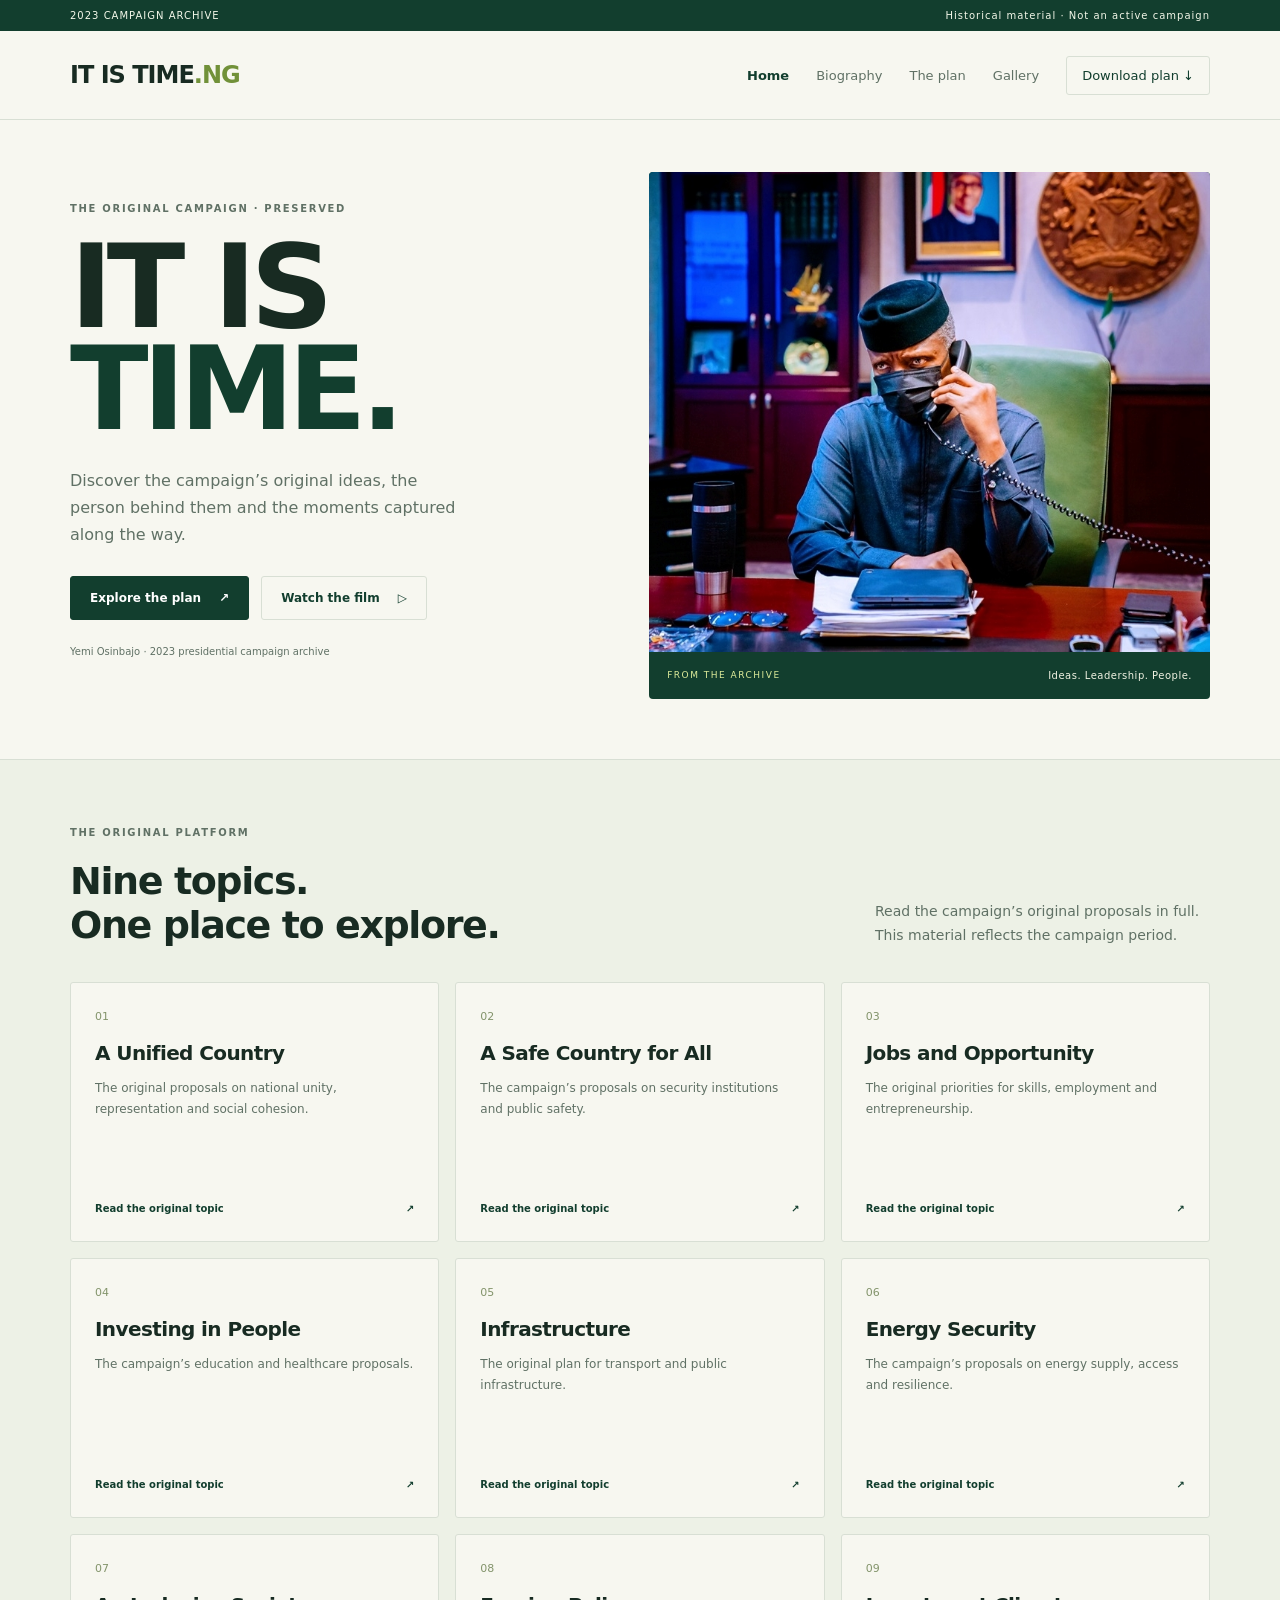
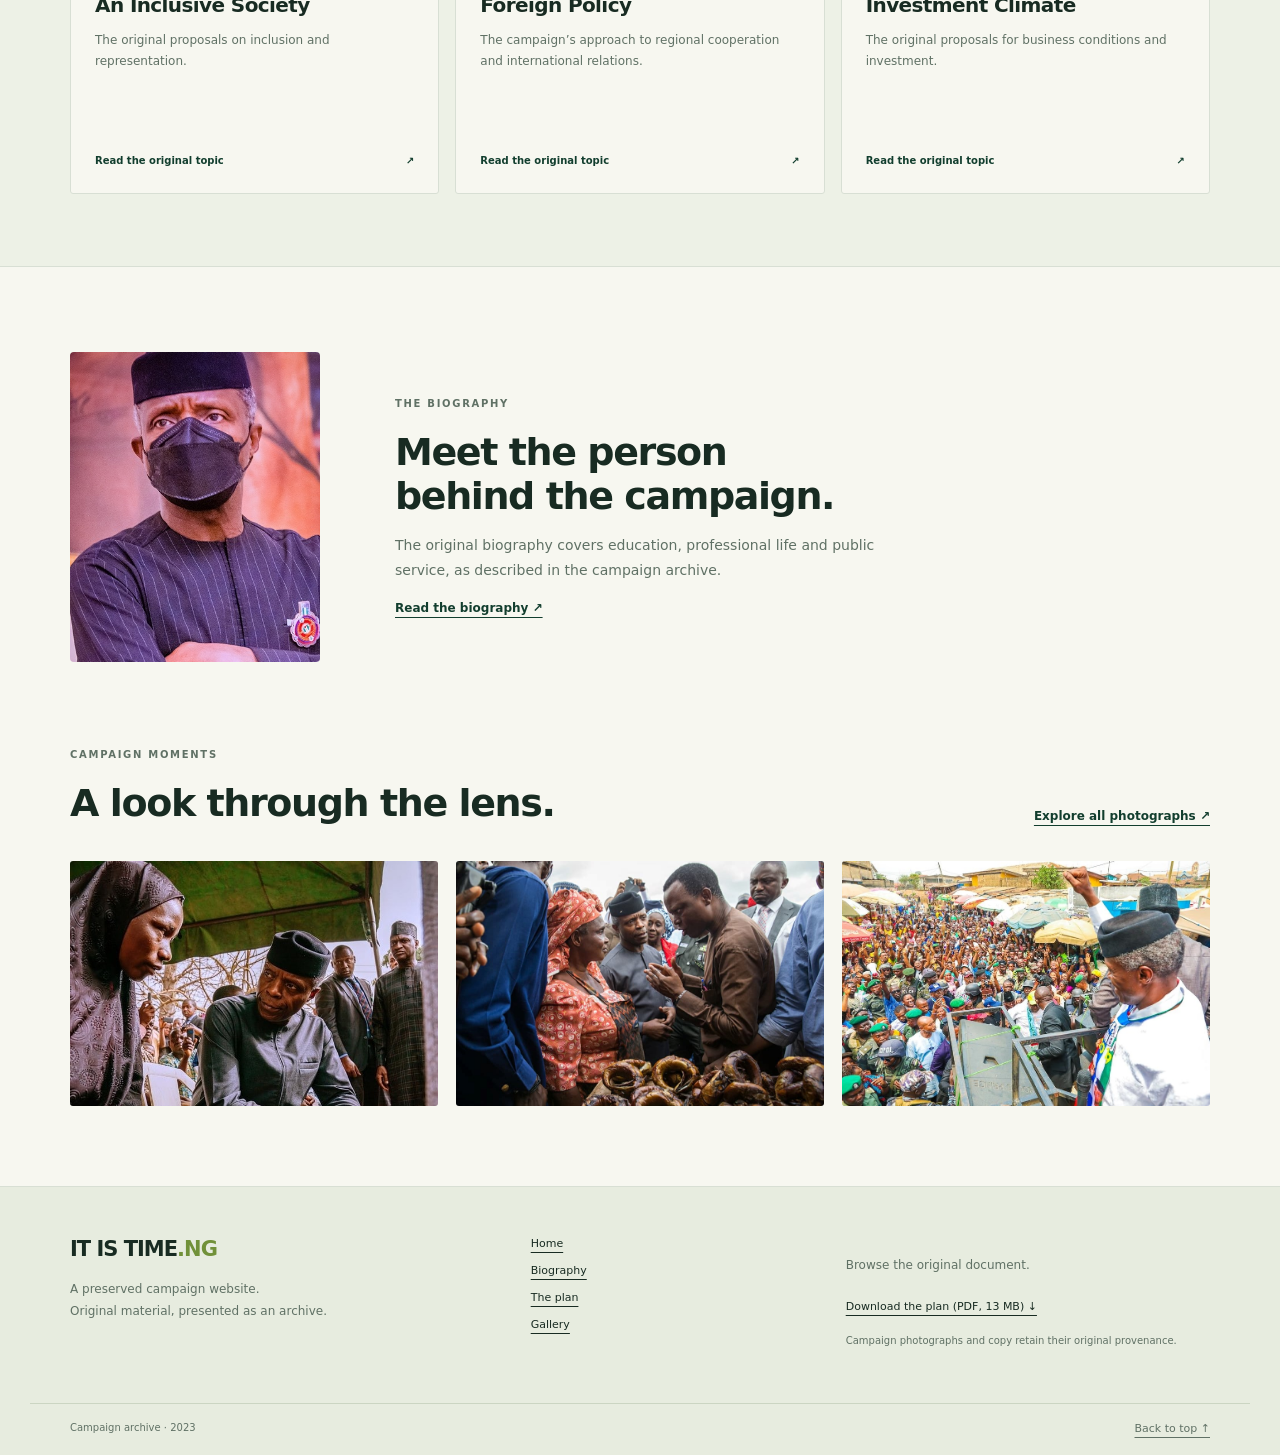
<file: index.html>
<!doctype html>
<html lang="en"><head><meta charset="utf-8"><meta name="viewport" content="width=device-width,initial-scale=1"><meta name="description" content="Explore the preserved It Is Time campaign archive: biography, original policy topics and photographs."><meta name="theme-color" content="#123e2e"><title>Home · It Is Time Archive</title><link rel="icon" href="itistime/Images/logo6.png"><link rel="stylesheet" href="assets/site.css"><script src="assets/site.js" defer></script></head>
<body><a class="skip" href="#main">Skip to content</a><div class="archive-banner"><div class="wrap"><span>2023 CAMPAIGN ARCHIVE</span><span>Historical material · Not an active campaign</span></div></div>
<header class="site-header"><div class="wrap header-row"><a class="wordmark" href="index.html" aria-label="It Is Time archive home">IT IS TIME<span>.NG</span></a><button class="menu-toggle" type="button" aria-expanded="false" aria-controls="main-nav">Menu <span aria-hidden="true">☰</span></button><nav id="main-nav" aria-label="Main navigation"><a href="index.html" aria-current="page">Home</a><a href="itistime/biography.html">Biography</a><a href="plan.html">The plan</a><a href="gallery.html">Gallery</a><a class="nav-download" href="itistime/plan.pdf" download>Download plan <span aria-hidden="true">↓</span></a></nav></div></header>
<main id="main" tabindex="-1"><section class="wrap hero"><div class="hero-copy"><p class="eyebrow">THE ORIGINAL CAMPAIGN · PRESERVED</p><h1>IT IS<br><span>TIME.</span></h1><p class="hero-intro">Discover the campaign’s original ideas, the person behind them and the moments captured along the way.</p><div class="actions"><a class="button" href="plan.html">Explore the plan <span aria-hidden="true">↗</span></a><button class="button button-light" type="button" data-open-film>Watch the film <span aria-hidden="true">▷</span></button></div><p class="hero-note">Yemi Osinbajo · 2023 presidential campaign archive</p></div><figure class="hero-media"><img src="itistime/Images/prof9.jpg" alt="Yemi Osinbajo seated at a desk in an archived photograph" fetchpriority="high" width="754" height="667"><figcaption><span>FROM THE ARCHIVE</span><span>Ideas. Leadership. People.</span></figcaption></figure></section>
<section class="topic-band"><div class="wrap section-heading"><div><p class="eyebrow">THE ORIGINAL PLATFORM</p><h2>Nine topics.<br>One place to explore.</h2></div><p>Read the campaign’s original proposals in full. This material reflects the campaign period.</p></div><div class="wrap topic-grid"><a class="topic-card" href="itistime/unified.html" data-topic data-search="A Unified Country The original proposals on national unity, representation and social cohesion."><span class="topic-number">01</span><h3>A Unified Country</h3><p>The original proposals on national unity, representation and social cohesion.</p><span class="card-link">Read the original topic <span aria-hidden="true">↗</span></span></a><a class="topic-card" href="itistime/safecountry.html" data-topic data-search="A Safe Country for All The campaign’s proposals on security institutions and public safety."><span class="topic-number">02</span><h3>A Safe Country for All</h3><p>The campaign’s proposals on security institutions and public safety.</p><span class="card-link">Read the original topic <span aria-hidden="true">↗</span></span></a><a class="topic-card" href="itistime/jobs.html" data-topic data-search="Jobs and Opportunity The original priorities for skills, employment and entrepreneurship."><span class="topic-number">03</span><h3>Jobs and Opportunity</h3><p>The original priorities for skills, employment and entrepreneurship.</p><span class="card-link">Read the original topic <span aria-hidden="true">↗</span></span></a><a class="topic-card" href="itistime/investinginpeople.html" data-topic data-search="Investing in People The campaign’s education and healthcare proposals."><span class="topic-number">04</span><h3>Investing in People</h3><p>The campaign’s education and healthcare proposals.</p><span class="card-link">Read the original topic <span aria-hidden="true">↗</span></span></a><a class="topic-card" href="itistime/infrastructure.html" data-topic data-search="Infrastructure The original plan for transport and public infrastructure."><span class="topic-number">05</span><h3>Infrastructure</h3><p>The original plan for transport and public infrastructure.</p><span class="card-link">Read the original topic <span aria-hidden="true">↗</span></span></a><a class="topic-card" href="itistime/energy.html" data-topic data-search="Energy Security The campaign’s proposals on energy supply, access and resilience."><span class="topic-number">06</span><h3>Energy Security</h3><p>The campaign’s proposals on energy supply, access and resilience.</p><span class="card-link">Read the original topic <span aria-hidden="true">↗</span></span></a><a class="topic-card" href="itistime/inclusive.html" data-topic data-search="An Inclusive Society The original proposals on inclusion and representation."><span class="topic-number">07</span><h3>An Inclusive Society</h3><p>The original proposals on inclusion and representation.</p><span class="card-link">Read the original topic <span aria-hidden="true">↗</span></span></a><a class="topic-card" href="itistime/foreignpolicy.html" data-topic data-search="Foreign Policy The campaign’s approach to regional cooperation and international relations."><span class="topic-number">08</span><h3>Foreign Policy</h3><p>The campaign’s approach to regional cooperation and international relations.</p><span class="card-link">Read the original topic <span aria-hidden="true">↗</span></span></a><a class="topic-card" href="itistime/investmentclimate.html" data-topic data-search="Investment Climate The original proposals for business conditions and investment."><span class="topic-number">09</span><h3>Investment Climate</h3><p>The original proposals for business conditions and investment.</p><span class="card-link">Read the original topic <span aria-hidden="true">↗</span></span></a></div></section>
<section class="wrap about-strip"><img src="itistime/Images/prof5.jpg" alt="Archived portrait of Yemi Osinbajo" width="398" height="739" loading="lazy"><div><p class="eyebrow">THE BIOGRAPHY</p><h2>Meet the person<br>behind the campaign.</h2><p>The original biography covers education, professional life and public service, as described in the campaign archive.</p><a class="text-link" href="itistime/biography.html">Read the biography ↗</a></div></section>
<section class="wrap gallery-preview"><div class="section-heading"><div><p class="eyebrow">CAMPAIGN MOMENTS</p><h2>A look through the lens.</h2></div><a class="text-link" href="gallery.html">Explore all photographs ↗</a></div><div class="preview-grid"><a href="gallery.html#photo-1" aria-label="View archived photograph 1"><img src="itistime/Images/Gallery/g1.jpg" alt="Archived campaign photograph 1" loading="lazy"></a><a href="gallery.html#photo-2" aria-label="View archived photograph 2"><img src="itistime/Images/Gallery/g2.jpg" alt="Archived campaign photograph 2" loading="lazy"></a><a href="gallery.html#photo-3" aria-label="View archived photograph 3"><img src="itistime/Images/Gallery/g10.jpg" alt="Archived campaign photograph 3" loading="lazy"></a></div></section><dialog id="film-dialog" class="media-dialog" aria-labelledby="film-title"><div class="dialog-heading"><h2 id="film-title">Archived campaign film</h2><button type="button" data-close-dialog>Close ×</button></div><video controls playsinline preload="none" poster="itistime/Images/prof9.jpg" data-video-src="itistime/MAN WITH THE PEOPLE.mp4"></video><p>Original campaign footage. Video loads only when opened.</p></dialog></main><footer class="site-footer"><div class="wrap footer-grid"><div><a class="wordmark" href="index.html">IT IS TIME<span>.NG</span></a><p>A preserved campaign website.<br>Original material, presented as an archive.</p></div><nav aria-label="Footer navigation"><a href="index.html" aria-current="page">Home</a><a href="itistime/biography.html">Biography</a><a href="plan.html">The plan</a><a href="gallery.html">Gallery</a></nav><div><p>Browse the original document.</p><a href="itistime/plan.pdf" download>Download the plan (PDF, 13 MB) ↓</a><p class="small">Campaign photographs and copy retain their original provenance.</p></div></div><div class="wrap footer-bottom"><span>Campaign archive · 2023</span><a href="#main">Back to top ↑</a></div></footer></body></html>
</file>
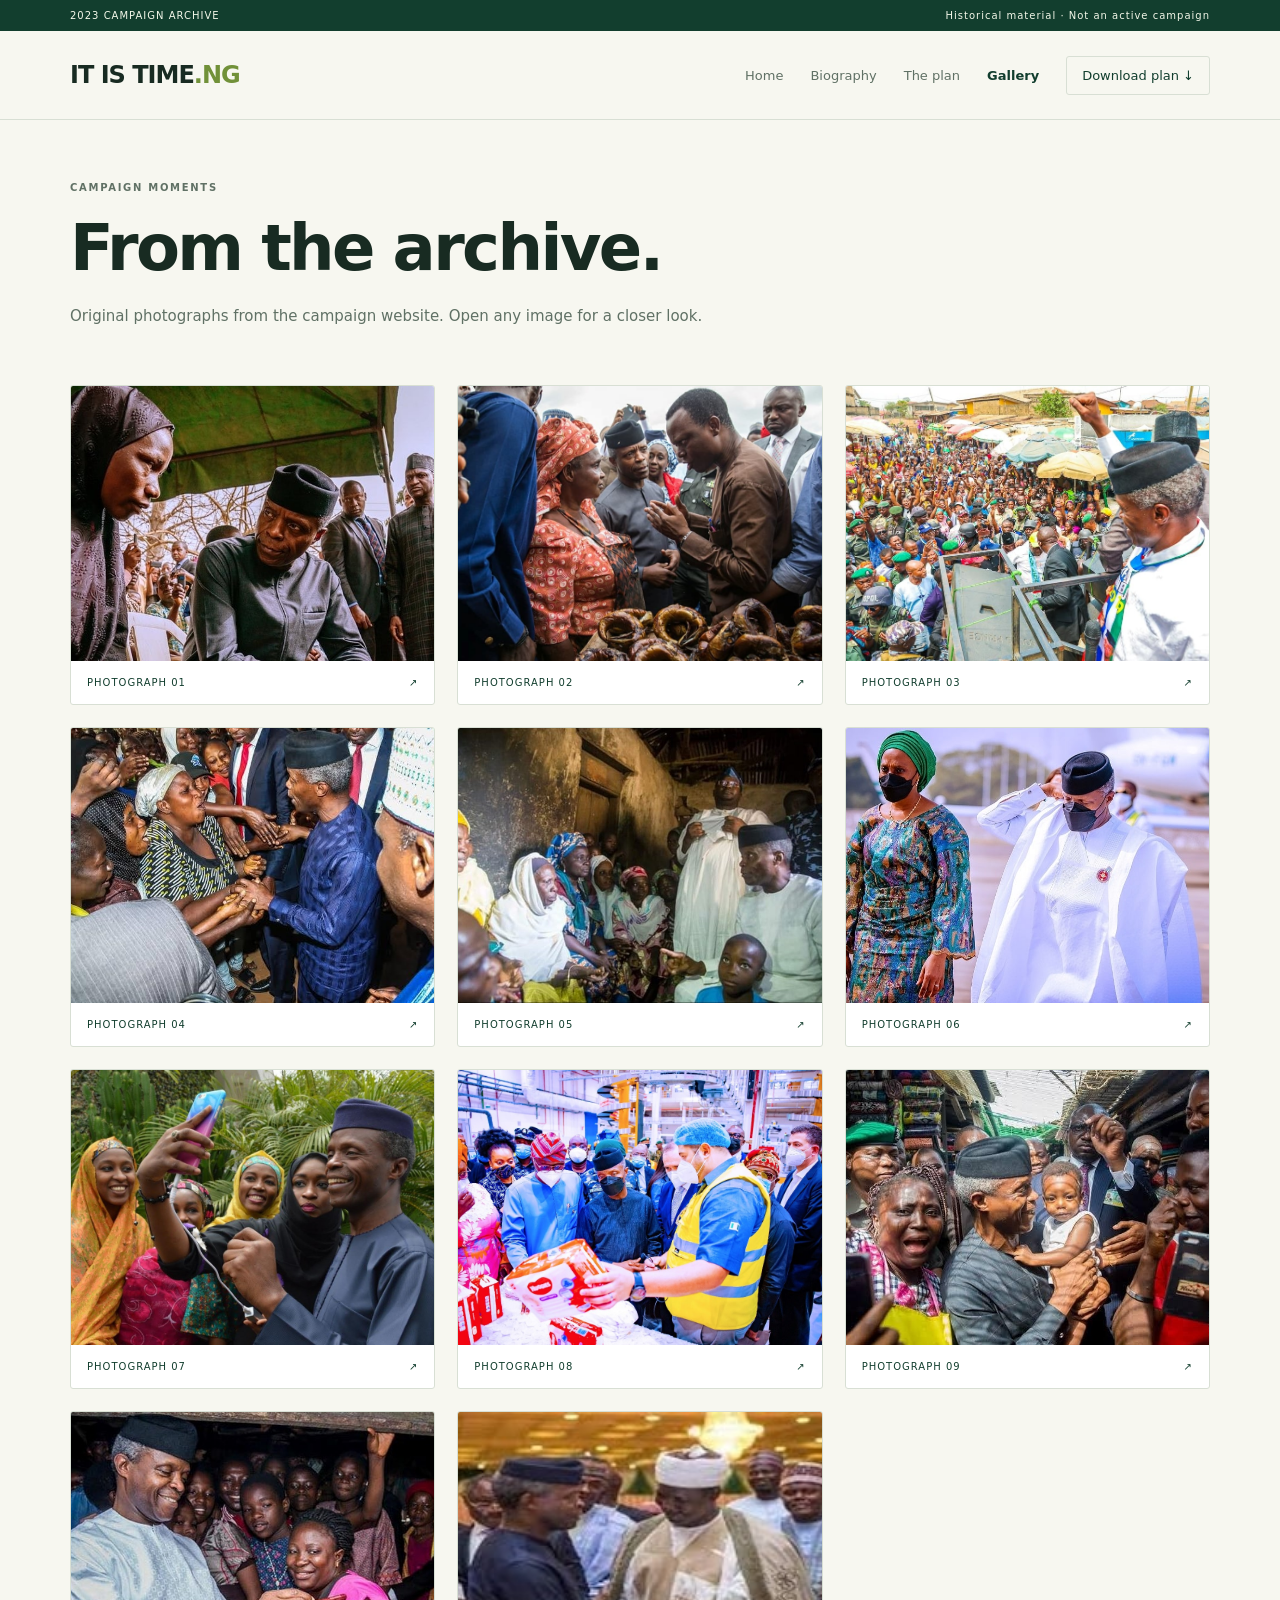
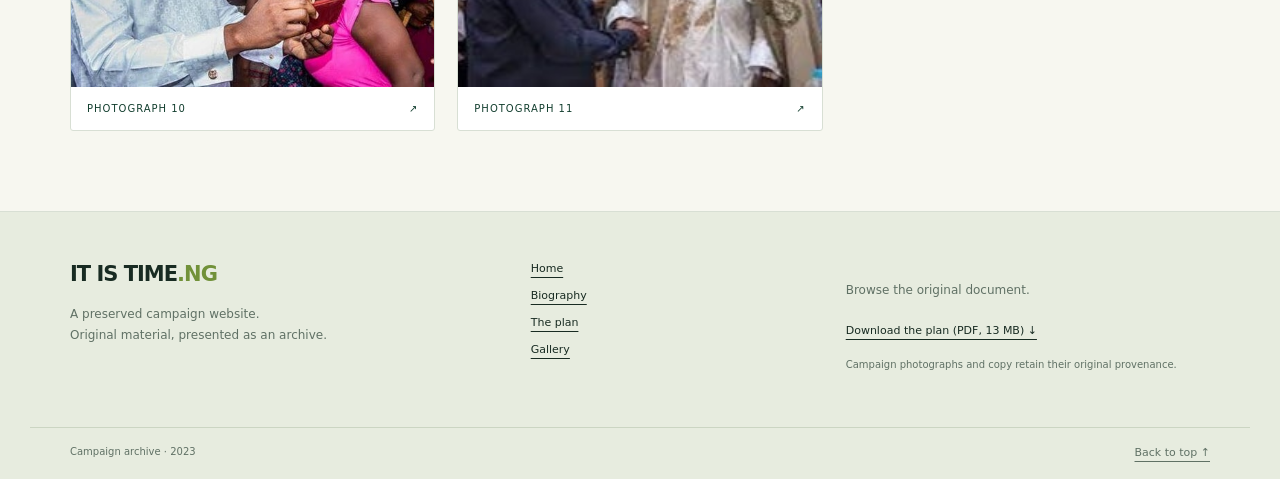
<file: gallery.html>
<!doctype html>
<html lang="en"><head><meta charset="utf-8"><meta name="viewport" content="width=device-width,initial-scale=1"><meta name="description" content="Explore the preserved It Is Time campaign archive: biography, original policy topics and photographs."><meta name="theme-color" content="#123e2e"><title>Gallery · It Is Time Archive</title><link rel="icon" href="itistime/Images/logo6.png"><link rel="stylesheet" href="assets/site.css"><script src="assets/site.js" defer></script></head>
<body><a class="skip" href="#main">Skip to content</a><div class="archive-banner"><div class="wrap"><span>2023 CAMPAIGN ARCHIVE</span><span>Historical material · Not an active campaign</span></div></div>
<header class="site-header"><div class="wrap header-row"><a class="wordmark" href="index.html" aria-label="It Is Time archive home">IT IS TIME<span>.NG</span></a><button class="menu-toggle" type="button" aria-expanded="false" aria-controls="main-nav">Menu <span aria-hidden="true">☰</span></button><nav id="main-nav" aria-label="Main navigation"><a href="index.html">Home</a><a href="itistime/biography.html">Biography</a><a href="plan.html">The plan</a><a href="gallery.html" aria-current="page">Gallery</a><a class="nav-download" href="itistime/plan.pdf" download>Download plan <span aria-hidden="true">↓</span></a></nav></div></header>
<main id="main" tabindex="-1"><section class="wrap page-intro"><p class="eyebrow">CAMPAIGN MOMENTS</p><h1>From the archive.</h1><p>Original photographs from the campaign website. Open any image for a closer look.</p></section><section class="wrap gallery-grid" aria-label="Campaign photographs"><button class="gallery-item" type="button" id="photo-1" data-photo="itistime/Images/Gallery/g1.jpg" data-photo-index="0" aria-label="Open archived photograph 1"><img src="itistime/Images/Gallery/g1.jpg" alt="Archived campaign photograph 1" loading="lazy"><span><span>PHOTOGRAPH 01</span><span aria-hidden="true">↗</span></span></button><button class="gallery-item" type="button" id="photo-2" data-photo="itistime/Images/Gallery/g2.jpg" data-photo-index="1" aria-label="Open archived photograph 2"><img src="itistime/Images/Gallery/g2.jpg" alt="Archived campaign photograph 2" loading="lazy"><span><span>PHOTOGRAPH 02</span><span aria-hidden="true">↗</span></span></button><button class="gallery-item" type="button" id="photo-3" data-photo="itistime/Images/Gallery/g10.jpg" data-photo-index="2" aria-label="Open archived photograph 3"><img src="itistime/Images/Gallery/g10.jpg" alt="Archived campaign photograph 3" loading="lazy"><span><span>PHOTOGRAPH 03</span><span aria-hidden="true">↗</span></span></button><button class="gallery-item" type="button" id="photo-4" data-photo="itistime/Images/Gallery/g7.jpeg" data-photo-index="3" aria-label="Open archived photograph 4"><img src="itistime/Images/Gallery/g7.jpeg" alt="Archived campaign photograph 4" loading="lazy"><span><span>PHOTOGRAPH 04</span><span aria-hidden="true">↗</span></span></button><button class="gallery-item" type="button" id="photo-5" data-photo="itistime/Images/Gallery/g8.jpeg" data-photo-index="4" aria-label="Open archived photograph 5"><img src="itistime/Images/Gallery/g8.jpeg" alt="Archived campaign photograph 5" loading="lazy"><span><span>PHOTOGRAPH 05</span><span aria-hidden="true">↗</span></span></button><button class="gallery-item" type="button" id="photo-6" data-photo="itistime/Images/Gallery/g9.jpg" data-photo-index="5" aria-label="Open archived photograph 6"><img src="itistime/Images/Gallery/g9.jpg" alt="Archived campaign photograph 6" loading="lazy"><span><span>PHOTOGRAPH 06</span><span aria-hidden="true">↗</span></span></button><button class="gallery-item" type="button" id="photo-7" data-photo="itistime/Images/Gallery/g11.jpg" data-photo-index="6" aria-label="Open archived photograph 7"><img src="itistime/Images/Gallery/g11.jpg" alt="Archived campaign photograph 7" loading="lazy"><span><span>PHOTOGRAPH 07</span><span aria-hidden="true">↗</span></span></button><button class="gallery-item" type="button" id="photo-8" data-photo="itistime/Images/Gallery/g12.jpeg" data-photo-index="7" aria-label="Open archived photograph 8"><img src="itistime/Images/Gallery/g12.jpeg" alt="Archived campaign photograph 8" loading="lazy"><span><span>PHOTOGRAPH 08</span><span aria-hidden="true">↗</span></span></button><button class="gallery-item" type="button" id="photo-9" data-photo="itistime/Images/Gallery/g6.jpeg" data-photo-index="8" aria-label="Open archived photograph 9"><img src="itistime/Images/Gallery/g6.jpeg" alt="Archived campaign photograph 9" loading="lazy"><span><span>PHOTOGRAPH 09</span><span aria-hidden="true">↗</span></span></button><button class="gallery-item" type="button" id="photo-10" data-photo="itistime/Images/Gallery/g3.jpg" data-photo-index="9" aria-label="Open archived photograph 10"><img src="itistime/Images/Gallery/g3.jpg" alt="Archived campaign photograph 10" loading="lazy"><span><span>PHOTOGRAPH 10</span><span aria-hidden="true">↗</span></span></button><button class="gallery-item" type="button" id="photo-11" data-photo="itistime/Images/Gallery/g5.jpg" data-photo-index="10" aria-label="Open archived photograph 11"><img src="itistime/Images/Gallery/g5.jpg" alt="Archived campaign photograph 11" loading="lazy"><span><span>PHOTOGRAPH 11</span><span aria-hidden="true">↗</span></span></button></section><dialog class="media-dialog photo-dialog" id="photo-dialog" aria-labelledby="photo-title"><div class="dialog-heading"><h2 id="photo-title">Archived campaign photograph</h2><button type="button" data-close-dialog>Close ×</button></div><img id="expanded-photo" alt="Selected archived campaign photograph"><div class="photo-controls"><button class="button button-light" type="button" id="previous-photo" aria-label="Previous photograph">← Previous</button><p id="photo-count" role="status" aria-live="polite"></p><button class="button button-light" type="button" id="next-photo" aria-label="Next photograph">Next →</button></div></dialog></main><footer class="site-footer"><div class="wrap footer-grid"><div><a class="wordmark" href="index.html">IT IS TIME<span>.NG</span></a><p>A preserved campaign website.<br>Original material, presented as an archive.</p></div><nav aria-label="Footer navigation"><a href="index.html">Home</a><a href="itistime/biography.html">Biography</a><a href="plan.html">The plan</a><a href="gallery.html" aria-current="page">Gallery</a></nav><div><p>Browse the original document.</p><a href="itistime/plan.pdf" download>Download the plan (PDF, 13 MB) ↓</a><p class="small">Campaign photographs and copy retain their original provenance.</p></div></div><div class="wrap footer-bottom"><span>Campaign archive · 2023</span><a href="#main">Back to top ↑</a></div></footer></body></html>
</file>
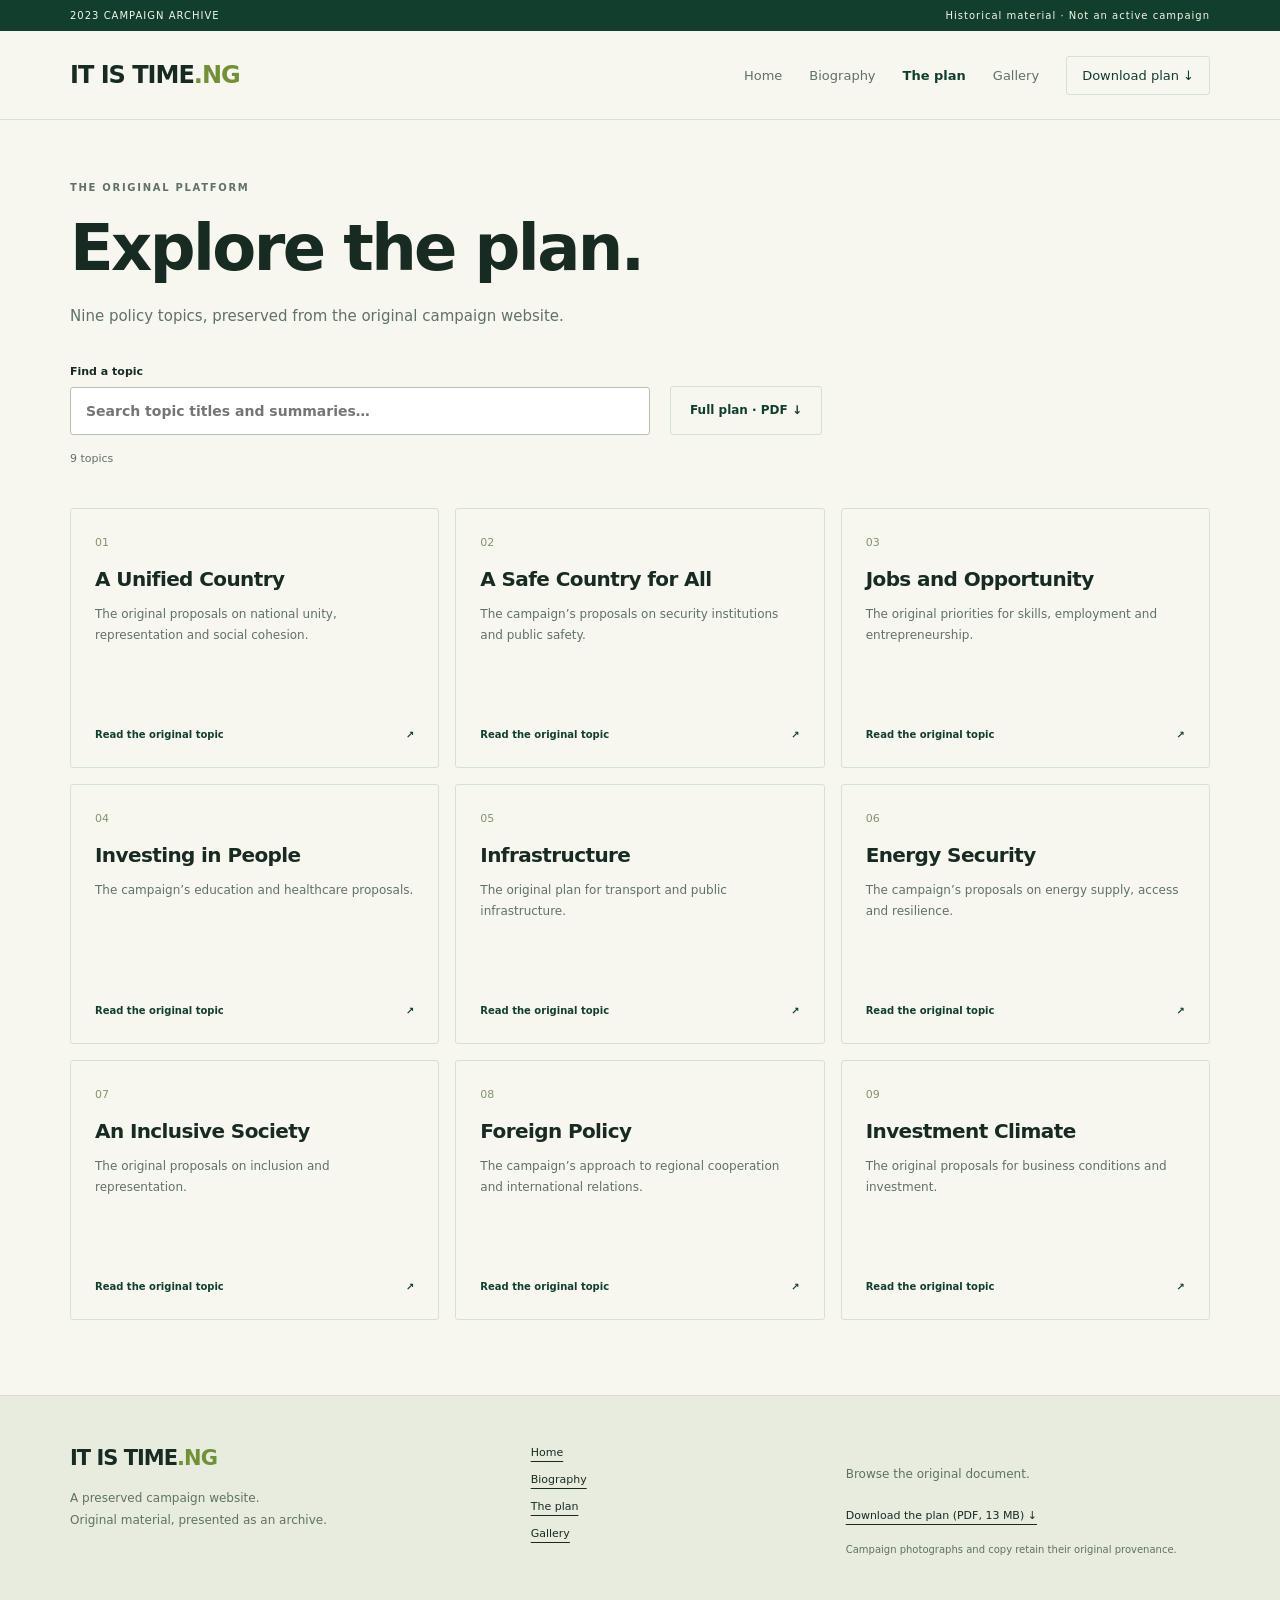
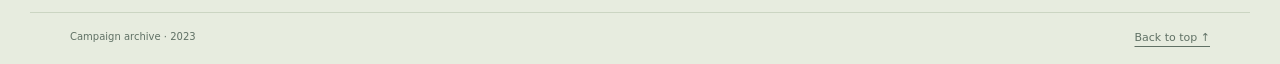
<file: plan.html>
<!doctype html>
<html lang="en"><head><meta charset="utf-8"><meta name="viewport" content="width=device-width,initial-scale=1"><meta name="description" content="Explore the preserved It Is Time campaign archive: biography, original policy topics and photographs."><meta name="theme-color" content="#123e2e"><title>The plan · It Is Time Archive</title><link rel="icon" href="itistime/Images/logo6.png"><link rel="stylesheet" href="assets/site.css"><script src="assets/site.js" defer></script></head>
<body><a class="skip" href="#main">Skip to content</a><div class="archive-banner"><div class="wrap"><span>2023 CAMPAIGN ARCHIVE</span><span>Historical material · Not an active campaign</span></div></div>
<header class="site-header"><div class="wrap header-row"><a class="wordmark" href="index.html" aria-label="It Is Time archive home">IT IS TIME<span>.NG</span></a><button class="menu-toggle" type="button" aria-expanded="false" aria-controls="main-nav">Menu <span aria-hidden="true">☰</span></button><nav id="main-nav" aria-label="Main navigation"><a href="index.html">Home</a><a href="itistime/biography.html">Biography</a><a href="plan.html" aria-current="page">The plan</a><a href="gallery.html">Gallery</a><a class="nav-download" href="itistime/plan.pdf" download>Download plan <span aria-hidden="true">↓</span></a></nav></div></header>
<main id="main" tabindex="-1"><section class="wrap page-intro"><p class="eyebrow">THE ORIGINAL PLATFORM</p><h1>Explore the plan.</h1><p>Nine policy topics, preserved from the original campaign website.</p><div class="search-row"><label for="topic-search">Find a topic<input type="search" id="topic-search" placeholder="Search topic titles and summaries…" autocomplete="off"></label><a class="button button-light" href="itistime/plan.pdf" download>Full plan · PDF ↓</a></div><p id="search-status" role="status" aria-live="polite">9 topics</p></section><section class="wrap topic-grid plan-grid" aria-label="Policy topics"><a class="topic-card" href="itistime/unified.html" data-topic data-search="A Unified Country The original proposals on national unity, representation and social cohesion."><span class="topic-number">01</span><h3>A Unified Country</h3><p>The original proposals on national unity, representation and social cohesion.</p><span class="card-link">Read the original topic <span aria-hidden="true">↗</span></span></a><a class="topic-card" href="itistime/safecountry.html" data-topic data-search="A Safe Country for All The campaign’s proposals on security institutions and public safety."><span class="topic-number">02</span><h3>A Safe Country for All</h3><p>The campaign’s proposals on security institutions and public safety.</p><span class="card-link">Read the original topic <span aria-hidden="true">↗</span></span></a><a class="topic-card" href="itistime/jobs.html" data-topic data-search="Jobs and Opportunity The original priorities for skills, employment and entrepreneurship."><span class="topic-number">03</span><h3>Jobs and Opportunity</h3><p>The original priorities for skills, employment and entrepreneurship.</p><span class="card-link">Read the original topic <span aria-hidden="true">↗</span></span></a><a class="topic-card" href="itistime/investinginpeople.html" data-topic data-search="Investing in People The campaign’s education and healthcare proposals."><span class="topic-number">04</span><h3>Investing in People</h3><p>The campaign’s education and healthcare proposals.</p><span class="card-link">Read the original topic <span aria-hidden="true">↗</span></span></a><a class="topic-card" href="itistime/infrastructure.html" data-topic data-search="Infrastructure The original plan for transport and public infrastructure."><span class="topic-number">05</span><h3>Infrastructure</h3><p>The original plan for transport and public infrastructure.</p><span class="card-link">Read the original topic <span aria-hidden="true">↗</span></span></a><a class="topic-card" href="itistime/energy.html" data-topic data-search="Energy Security The campaign’s proposals on energy supply, access and resilience."><span class="topic-number">06</span><h3>Energy Security</h3><p>The campaign’s proposals on energy supply, access and resilience.</p><span class="card-link">Read the original topic <span aria-hidden="true">↗</span></span></a><a class="topic-card" href="itistime/inclusive.html" data-topic data-search="An Inclusive Society The original proposals on inclusion and representation."><span class="topic-number">07</span><h3>An Inclusive Society</h3><p>The original proposals on inclusion and representation.</p><span class="card-link">Read the original topic <span aria-hidden="true">↗</span></span></a><a class="topic-card" href="itistime/foreignpolicy.html" data-topic data-search="Foreign Policy The campaign’s approach to regional cooperation and international relations."><span class="topic-number">08</span><h3>Foreign Policy</h3><p>The campaign’s approach to regional cooperation and international relations.</p><span class="card-link">Read the original topic <span aria-hidden="true">↗</span></span></a><a class="topic-card" href="itistime/investmentclimate.html" data-topic data-search="Investment Climate The original proposals for business conditions and investment."><span class="topic-number">09</span><h3>Investment Climate</h3><p>The original proposals for business conditions and investment.</p><span class="card-link">Read the original topic <span aria-hidden="true">↗</span></span></a></section><div class="wrap empty-state" id="no-topics" hidden><h2>No topics match that search.</h2><p>Try another word, or clear your search to see all topics.</p><button class="button button-light" type="button" id="clear-search">Clear search</button></div></main><footer class="site-footer"><div class="wrap footer-grid"><div><a class="wordmark" href="index.html">IT IS TIME<span>.NG</span></a><p>A preserved campaign website.<br>Original material, presented as an archive.</p></div><nav aria-label="Footer navigation"><a href="index.html">Home</a><a href="itistime/biography.html">Biography</a><a href="plan.html" aria-current="page">The plan</a><a href="gallery.html">Gallery</a></nav><div><p>Browse the original document.</p><a href="itistime/plan.pdf" download>Download the plan (PDF, 13 MB) ↓</a><p class="small">Campaign photographs and copy retain their original provenance.</p></div></div><div class="wrap footer-bottom"><span>Campaign archive · 2023</span><a href="#main">Back to top ↑</a></div></footer></body></html>
</file>
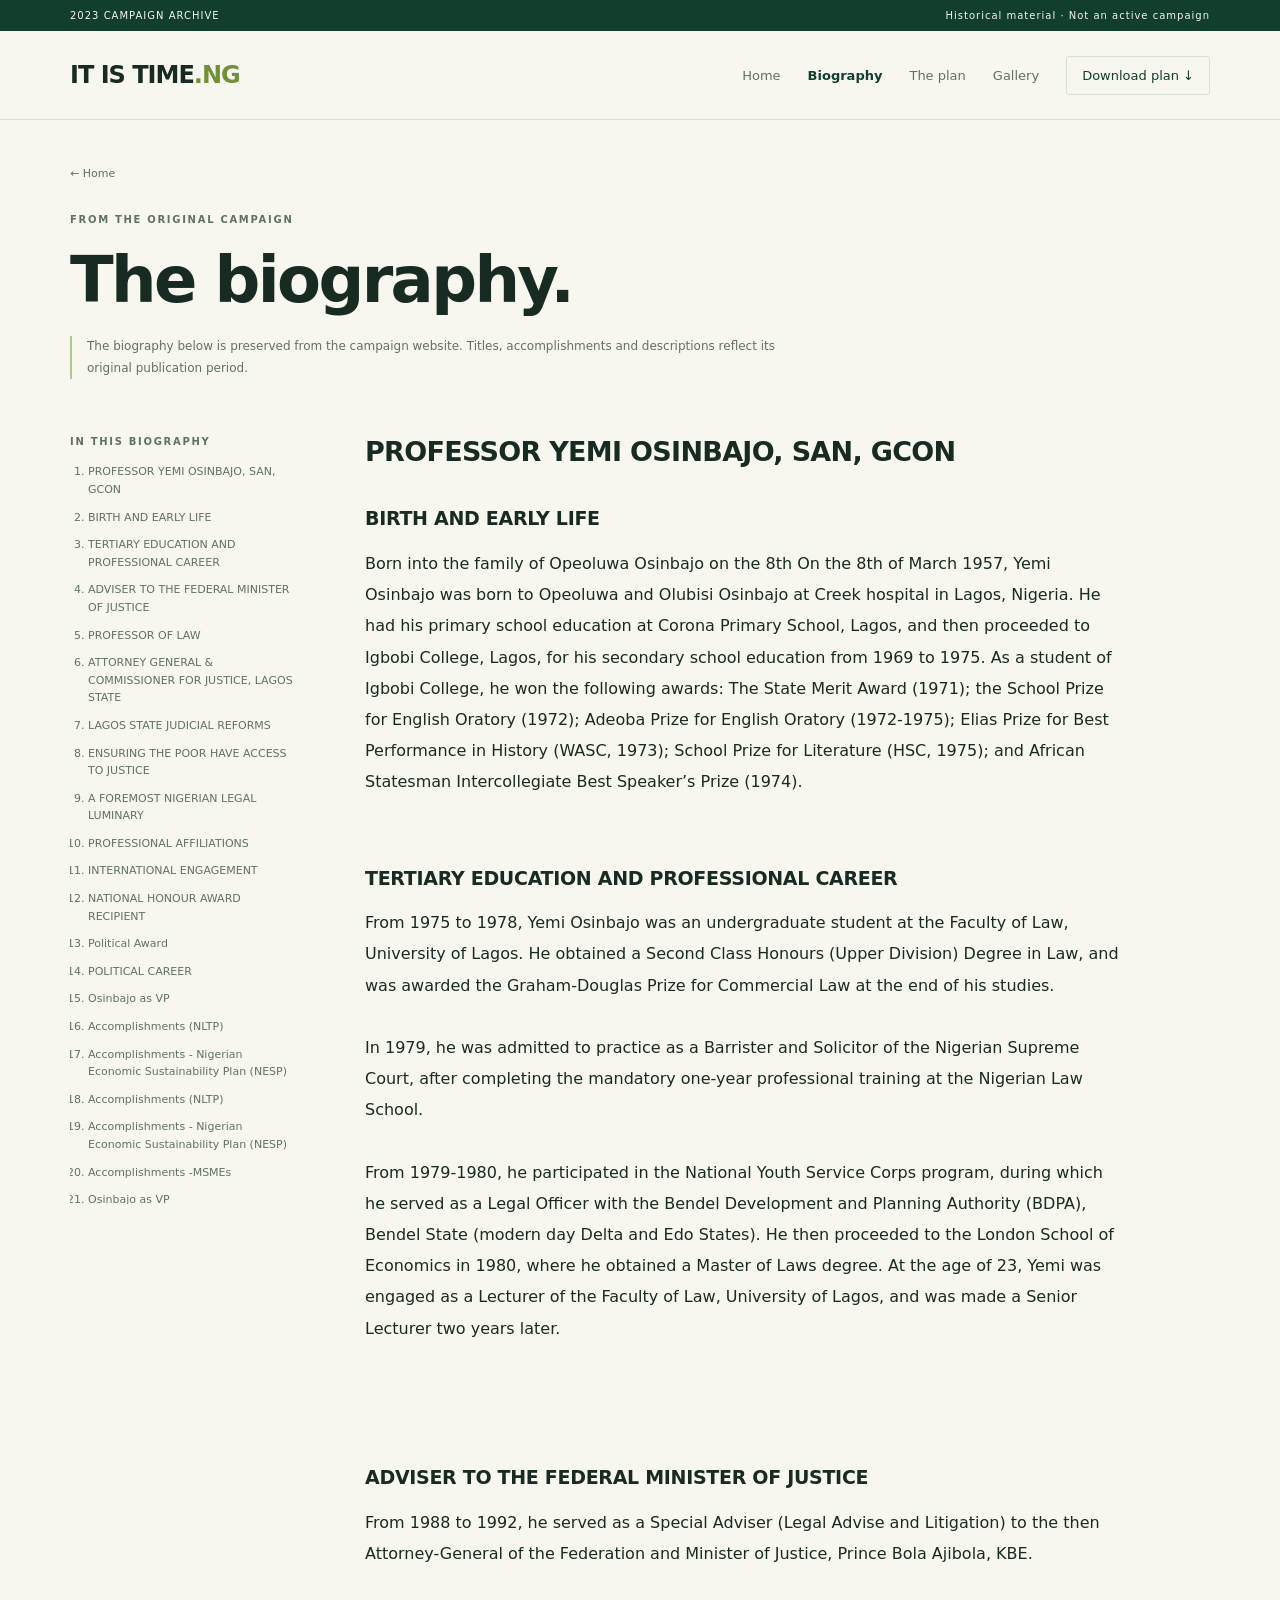
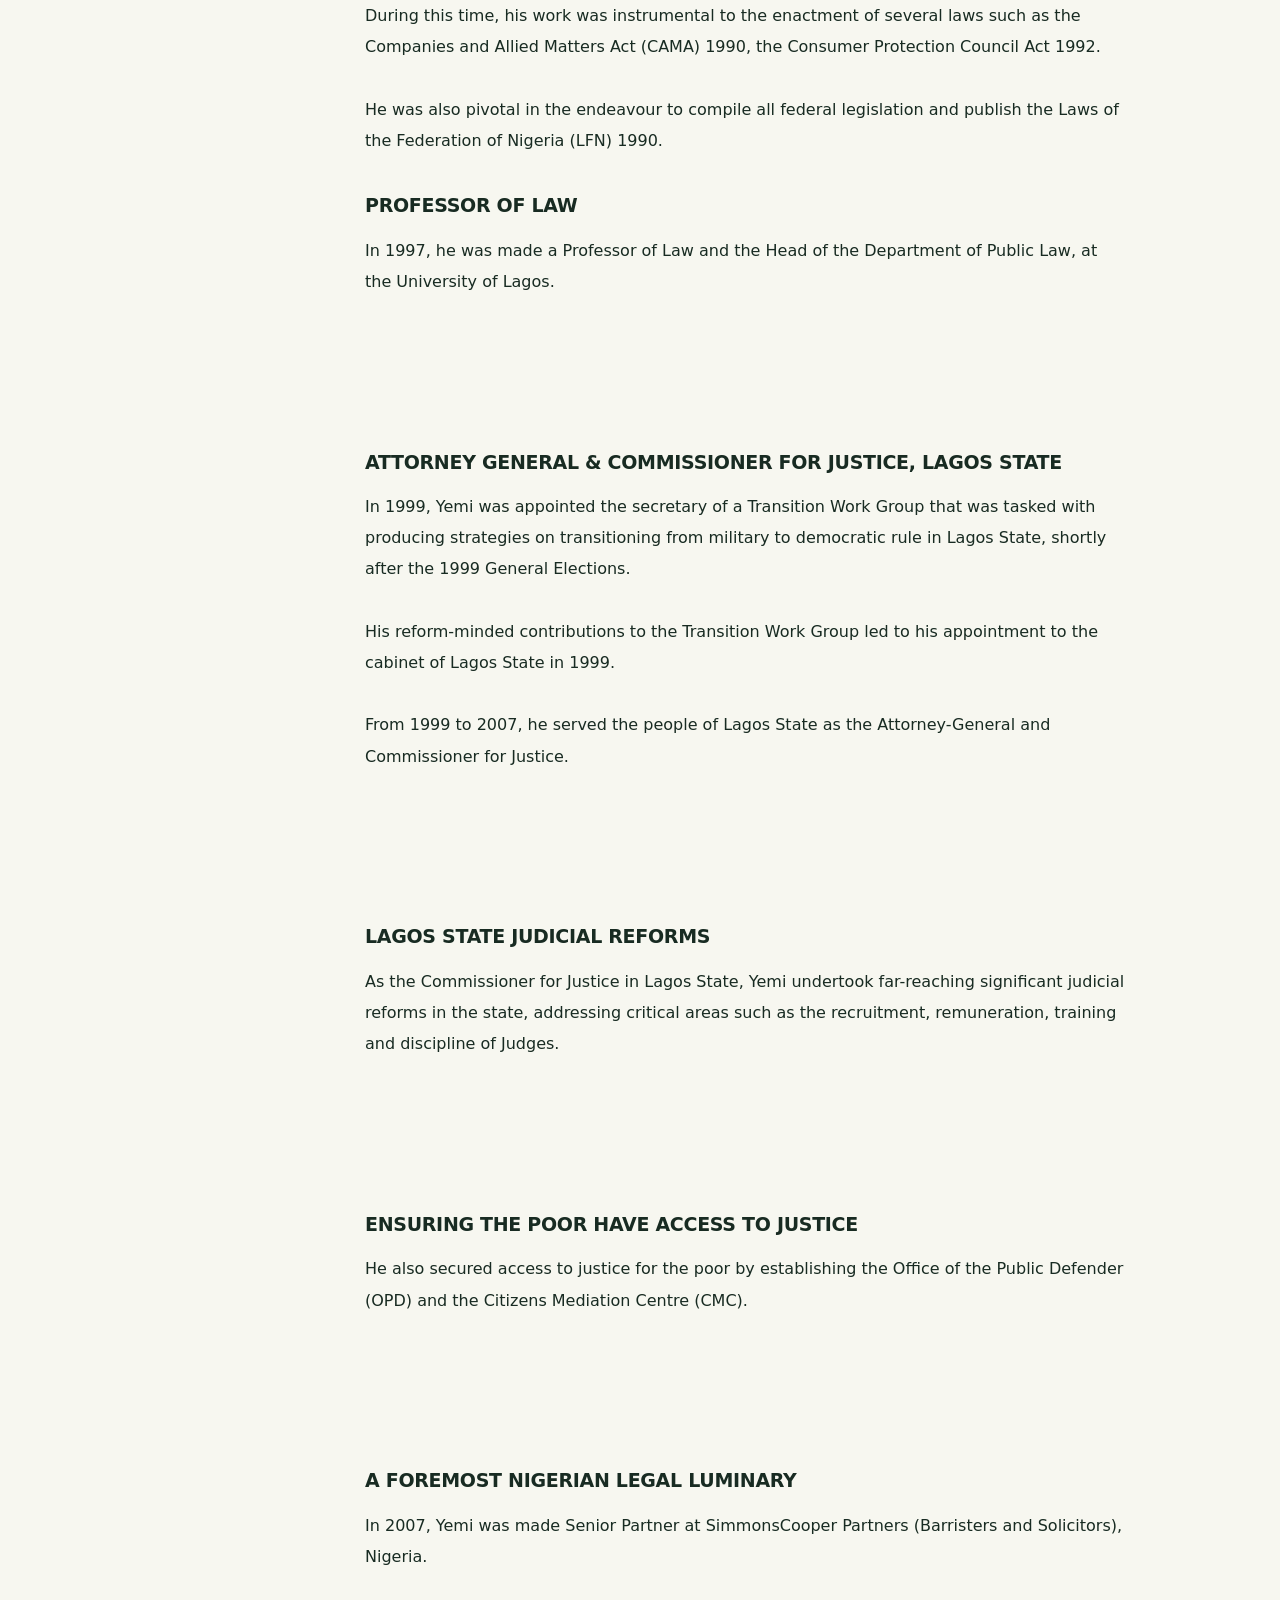
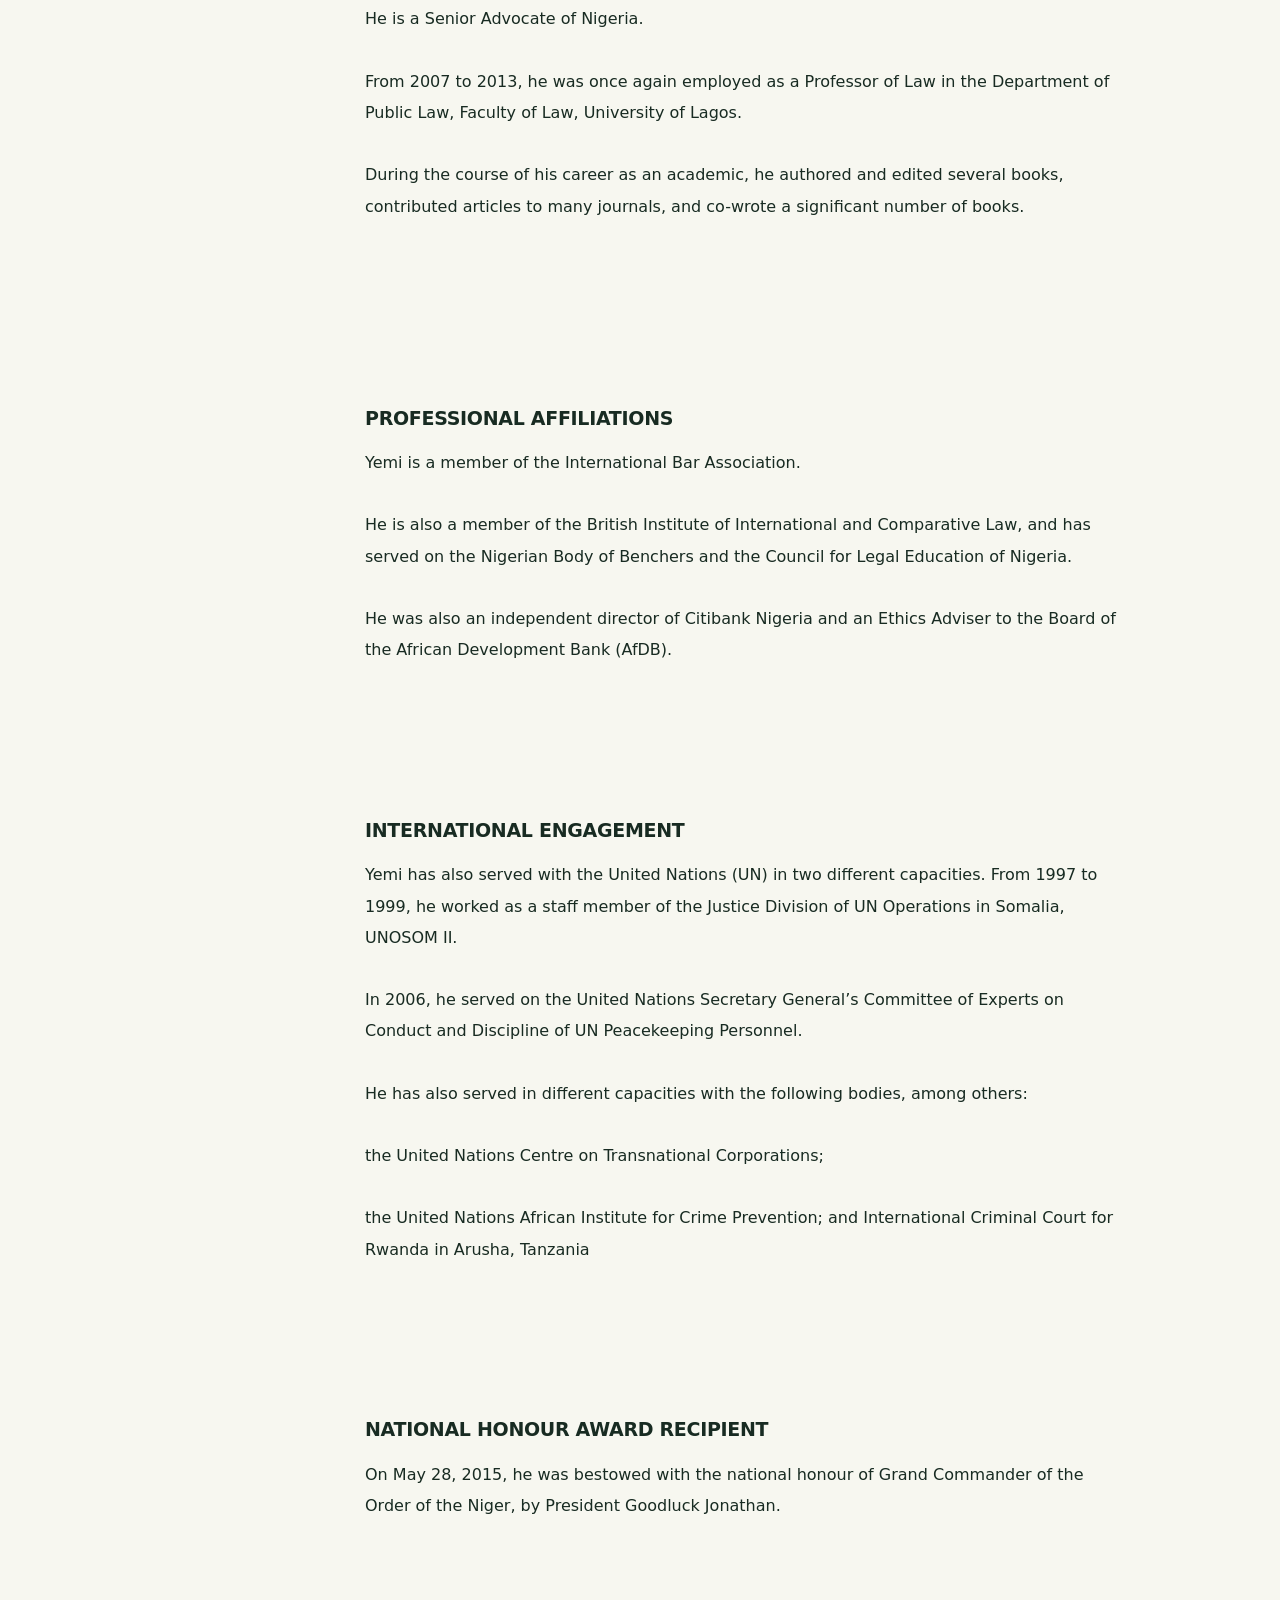
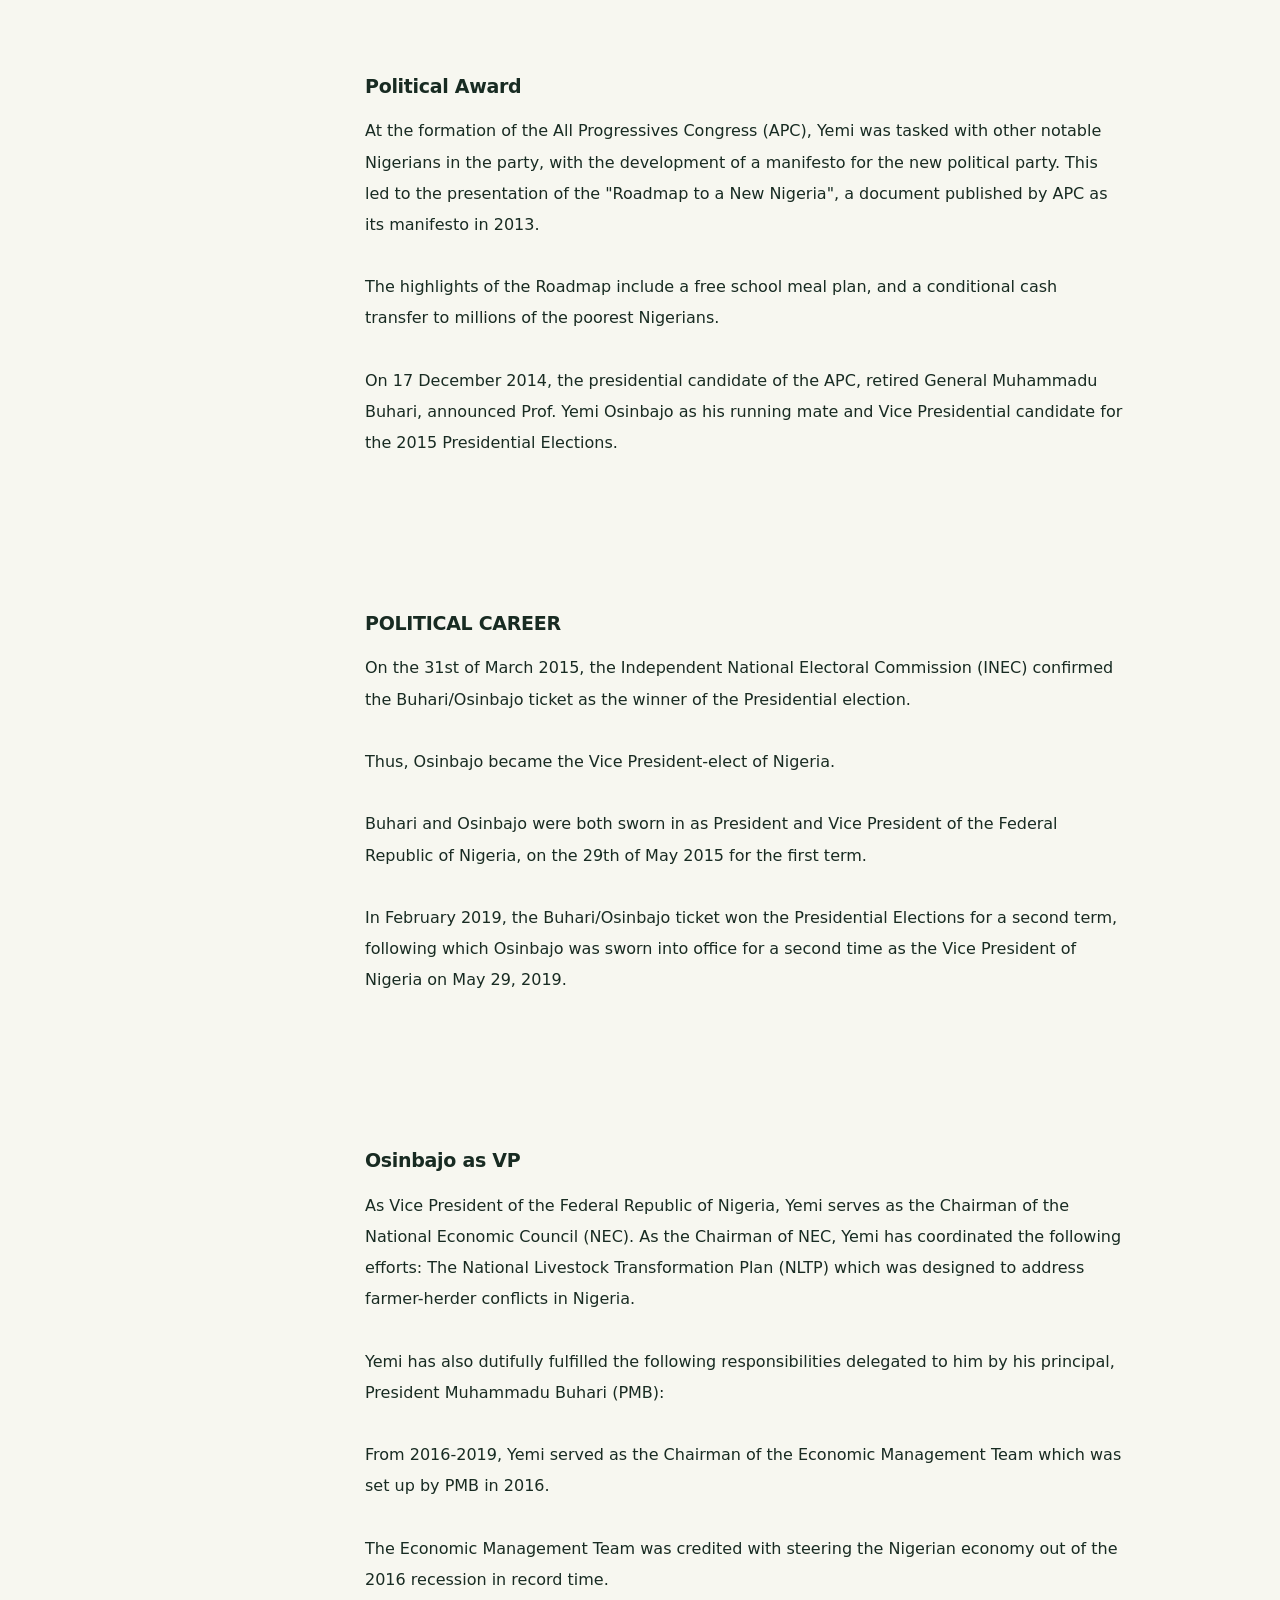
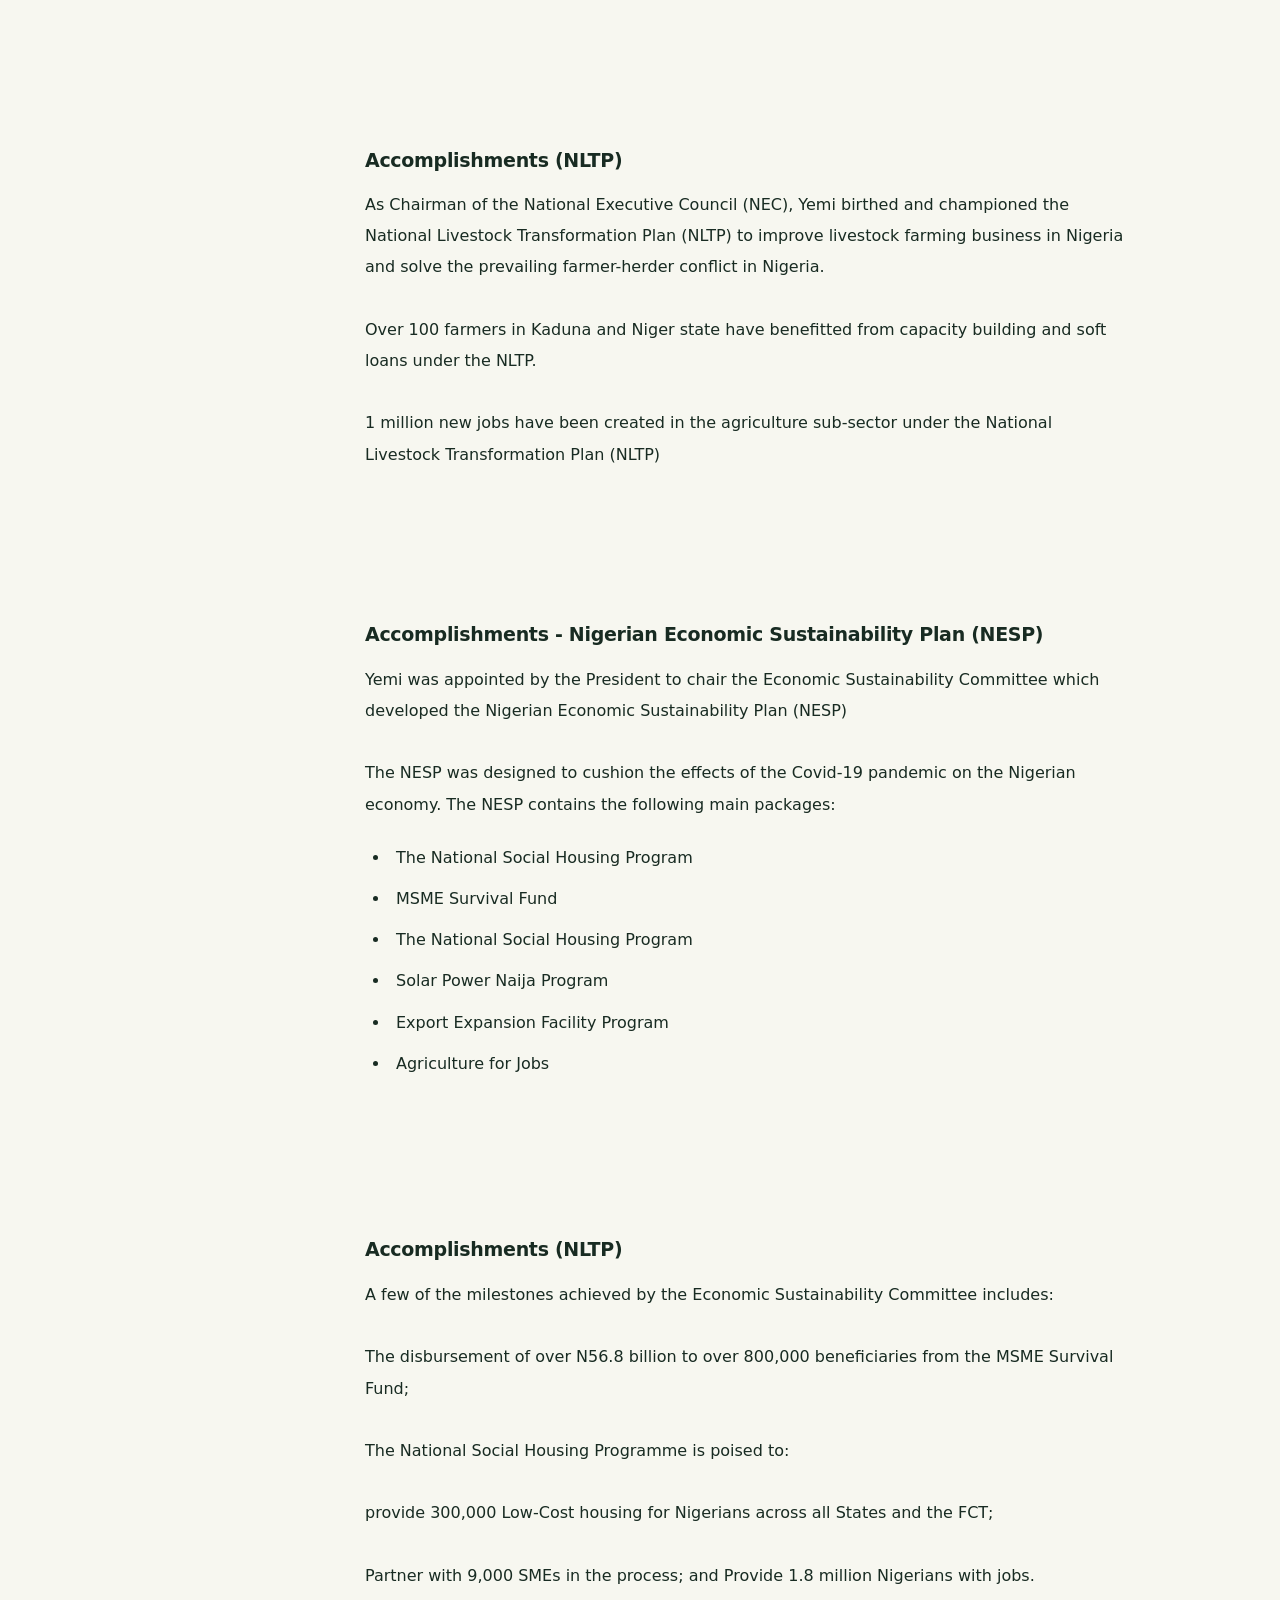
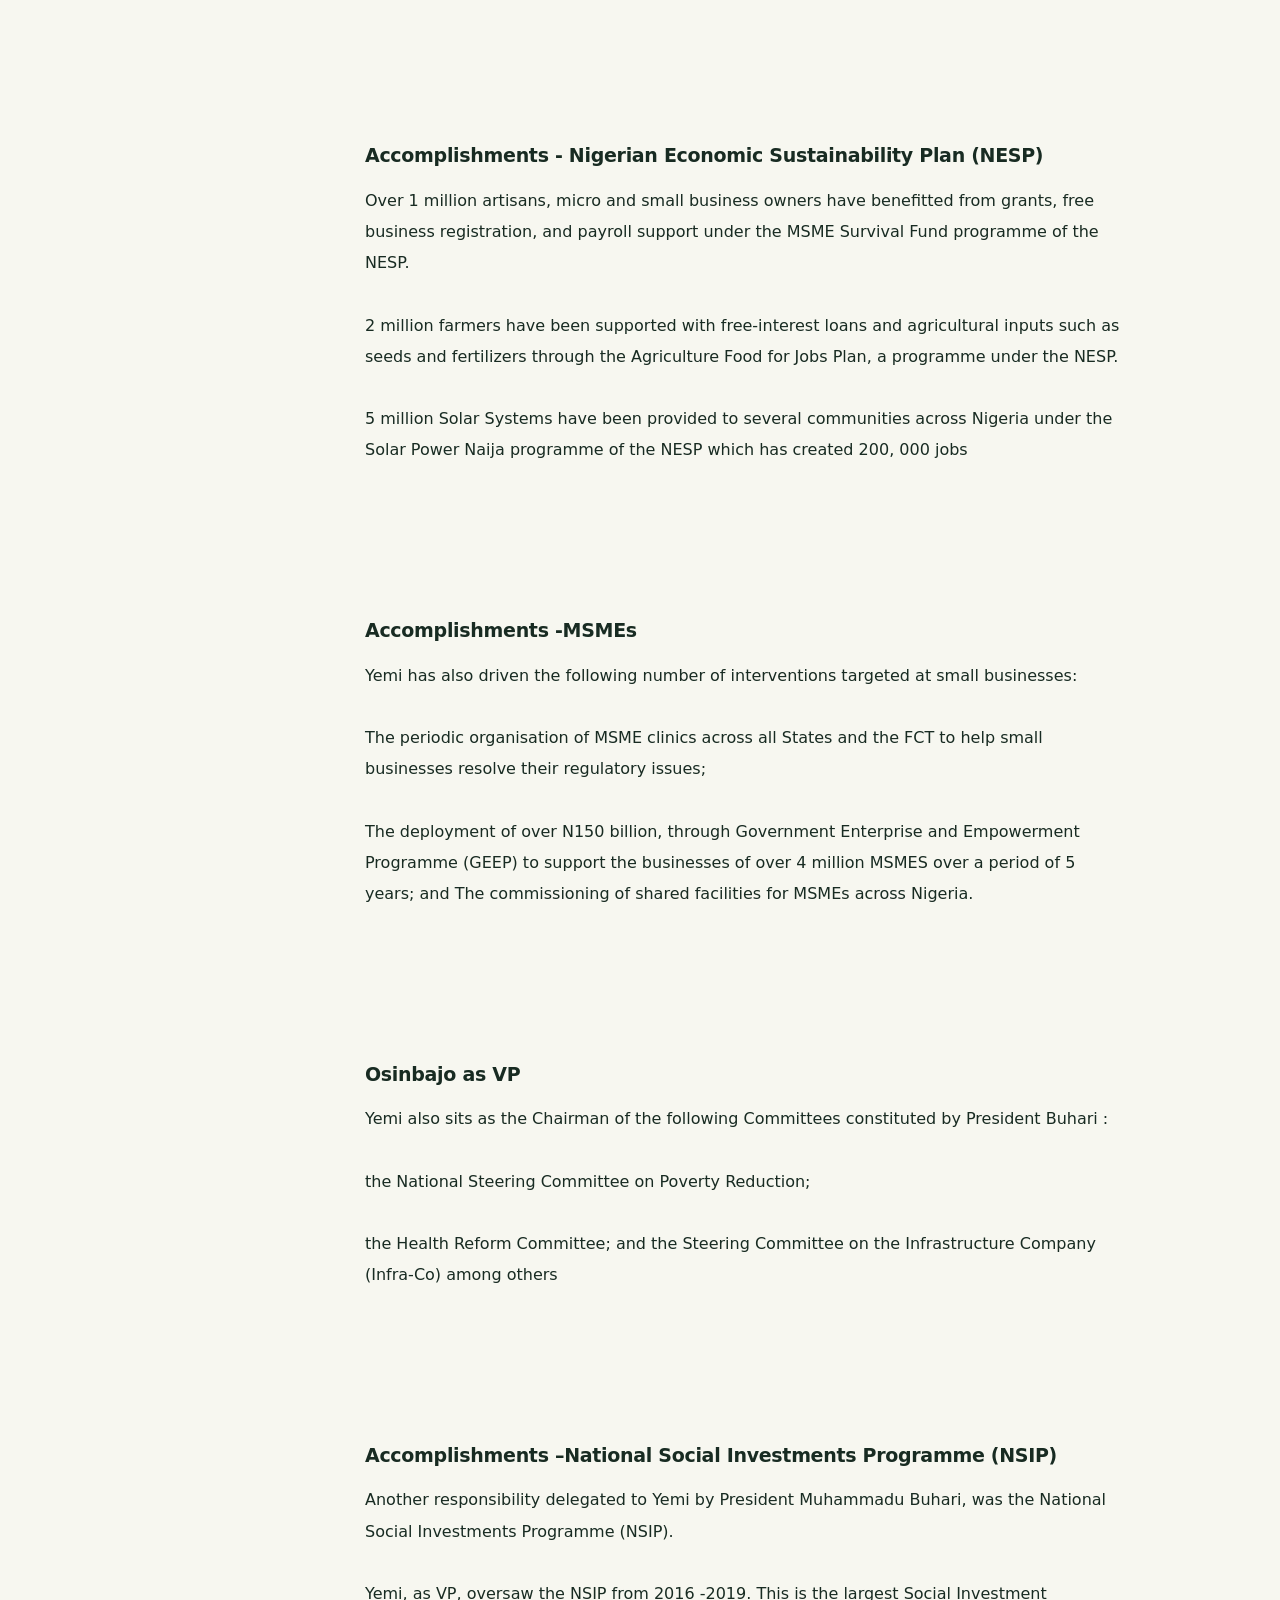
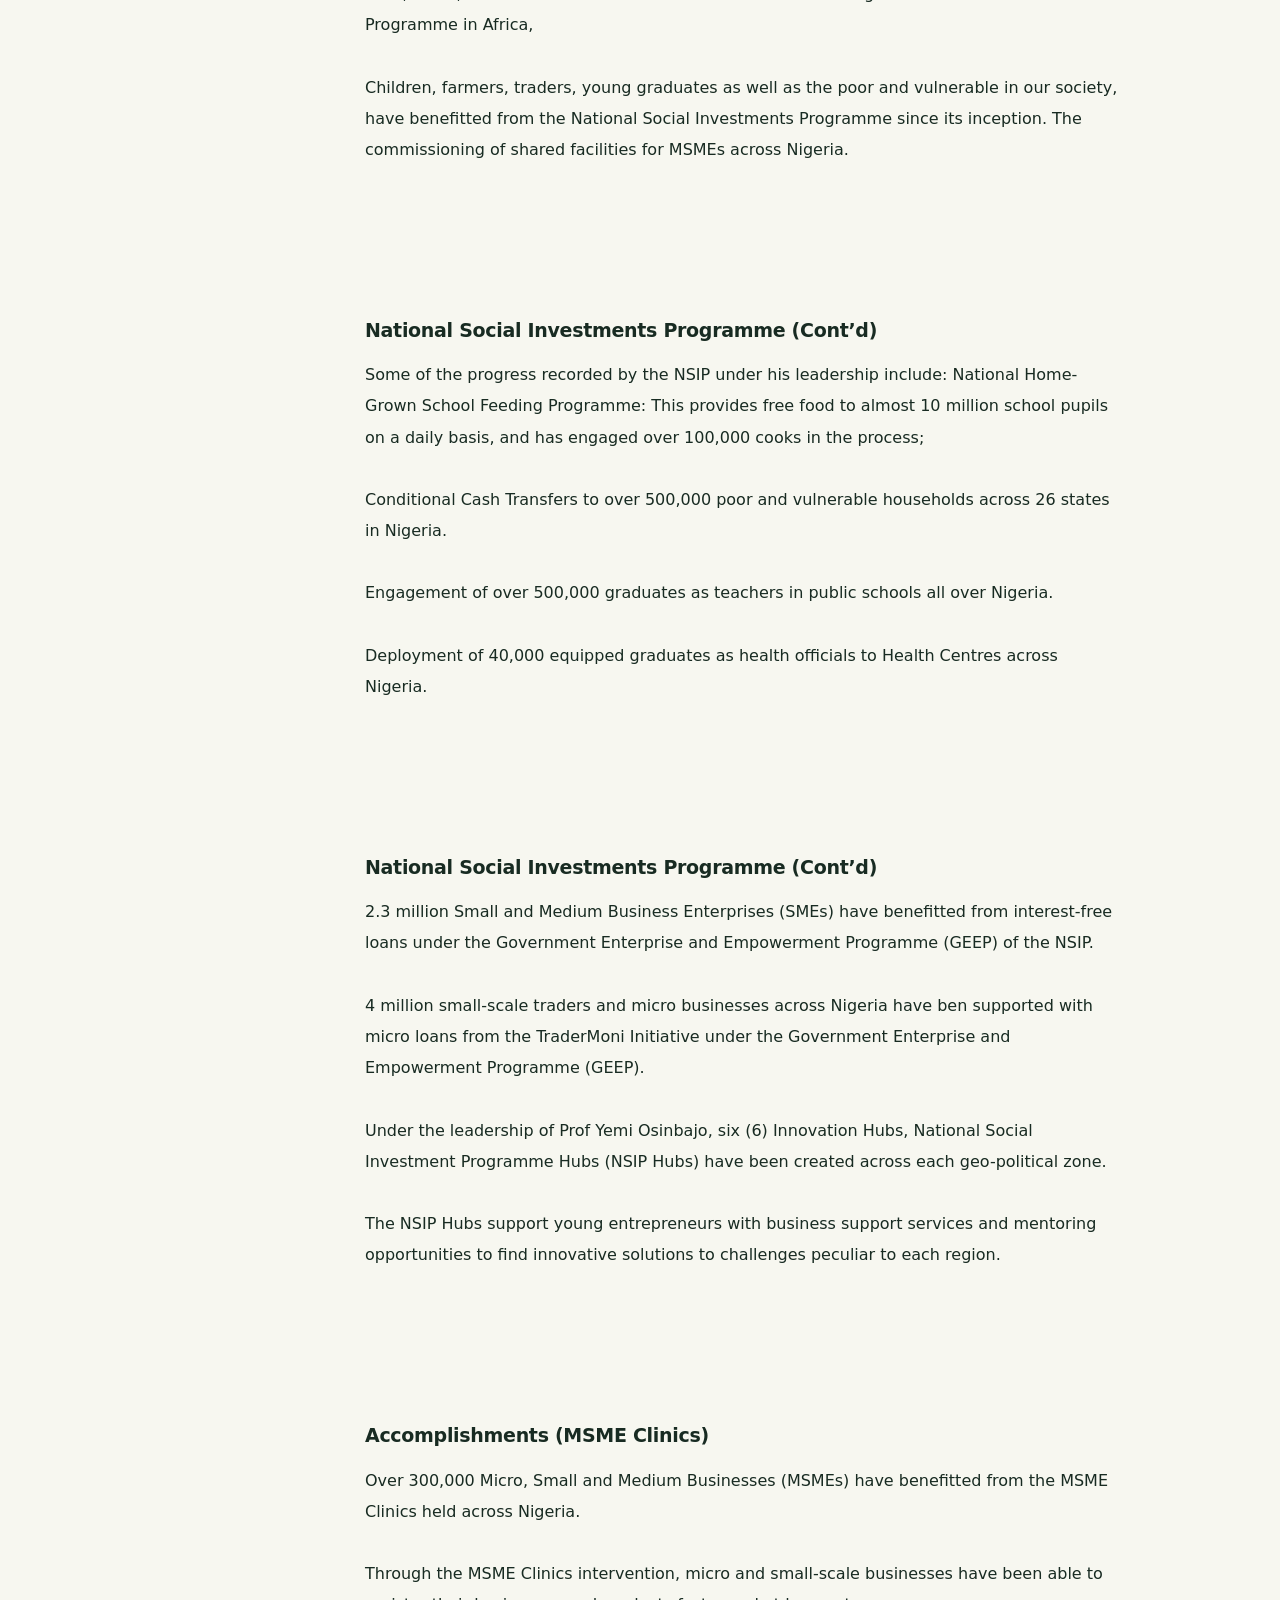
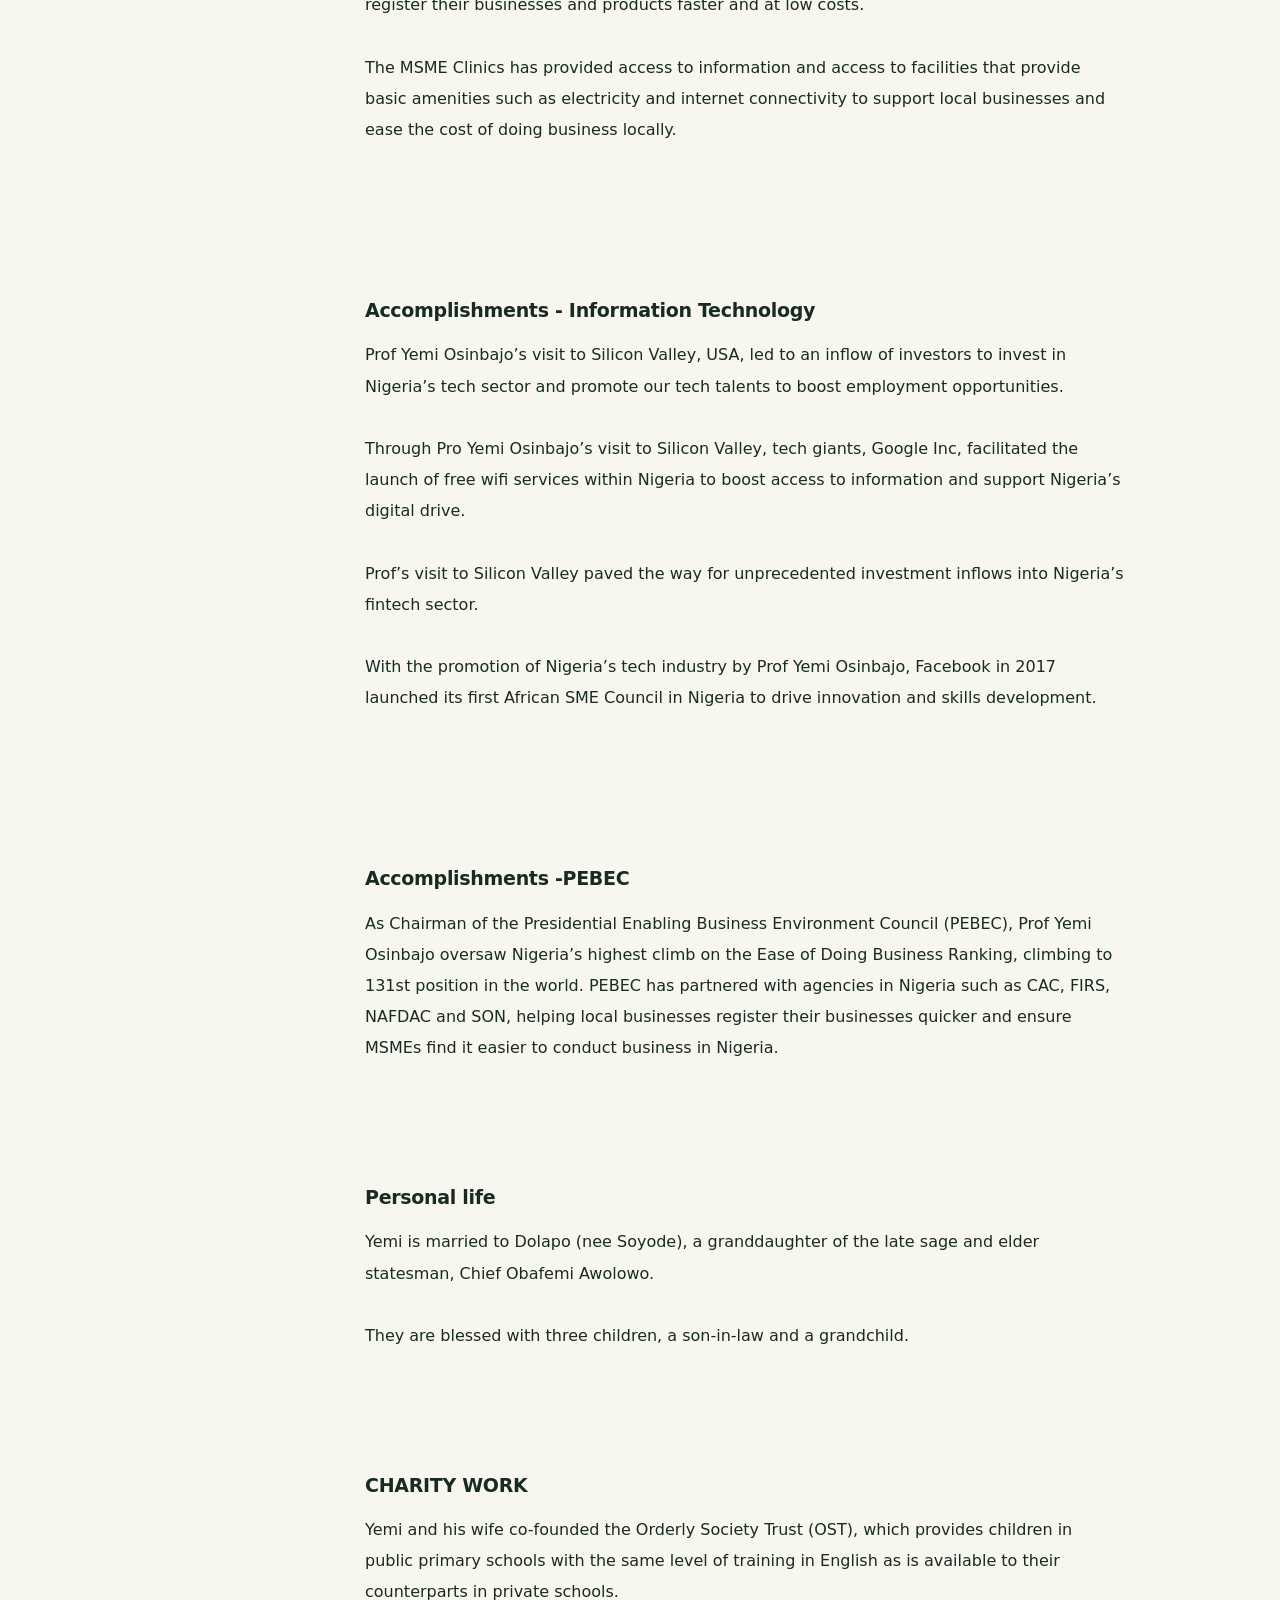
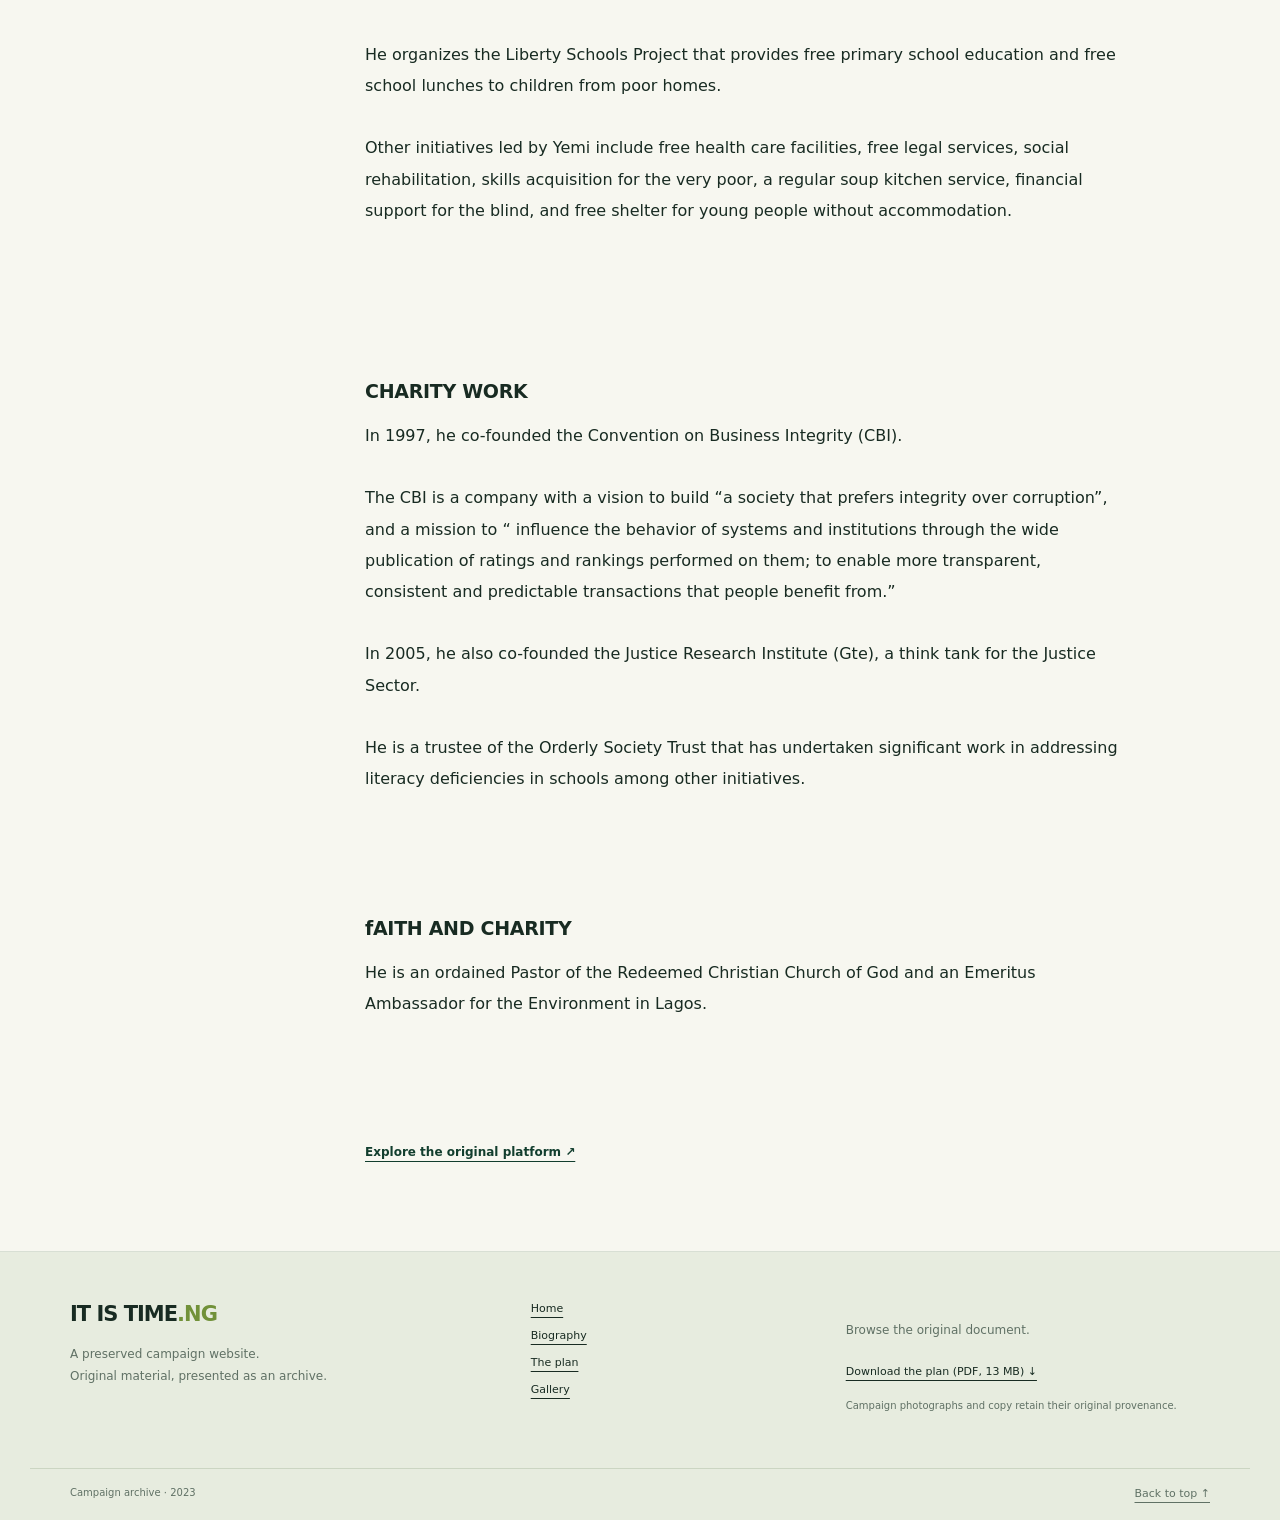
<file: itistime/biography.html>
<!doctype html>
<html lang="en"><head><meta charset="utf-8"><meta name="viewport" content="width=device-width,initial-scale=1"><meta name="description" content="Explore the preserved It Is Time campaign archive: biography, original policy topics and photographs."><meta name="theme-color" content="#123e2e"><title>Biography · It Is Time Archive</title><link rel="icon" href="../itistime/Images/logo6.png"><link rel="stylesheet" href="../assets/site.css"><script src="../assets/site.js" defer></script></head>
<body><a class="skip" href="#main">Skip to content</a><div class="archive-banner"><div class="wrap"><span>2023 CAMPAIGN ARCHIVE</span><span>Historical material · Not an active campaign</span></div></div>
<header class="site-header"><div class="wrap header-row"><a class="wordmark" href="../index.html" aria-label="It Is Time archive home">IT IS TIME<span>.NG</span></a><button class="menu-toggle" type="button" aria-expanded="false" aria-controls="main-nav">Menu <span aria-hidden="true">☰</span></button><nav id="main-nav" aria-label="Main navigation"><a href="../index.html">Home</a><a href="../itistime/biography.html" aria-current="page">Biography</a><a href="../plan.html">The plan</a><a href="../gallery.html">Gallery</a><a class="nav-download" href="../itistime/plan.pdf" download>Download plan <span aria-hidden="true">↓</span></a></nav></div></header>
<main id="main" tabindex="-1"><section class="wrap article-heading"><a class="back-link" href="../index.html">← Home</a><p class="eyebrow">FROM THE ORIGINAL CAMPAIGN</p><h1>The biography.</h1><p class="archive-note">The biography below is preserved from the campaign website. Titles, accomplishments and descriptions reflect its original publication period.</p></section><div class="wrap article-layout"><aside class="article-nav"><p class="eyebrow">IN THIS BIOGRAPHY</p><nav aria-label="Biography contents"><ol><li><a href="#section-1">PROFESSOR YEMI OSINBAJO, SAN, GCON</a></li><li><a href="#section-2">BIRTH AND EARLY LIFE</a></li><li><a href="#section-3">TERTIARY EDUCATION AND PROFESSIONAL CAREER</a></li><li><a href="#section-4">ADVISER TO THE FEDERAL MINISTER OF JUSTICE</a></li><li><a href="#section-5">PROFESSOR OF LAW</a></li><li><a href="#section-6">ATTORNEY GENERAL &amp;  COMMISSIONER FOR JUSTICE, LAGOS STATE</a></li><li><a href="#section-7">LAGOS STATE JUDICIAL REFORMS</a></li><li><a href="#section-8">ENSURING THE POOR HAVE ACCESS TO JUSTICE</a></li><li><a href="#section-9">A FOREMOST NIGERIAN LEGAL LUMINARY</a></li><li><a href="#section-10">PROFESSIONAL AFFILIATIONS</a></li><li><a href="#section-11">INTERNATIONAL ENGAGEMENT</a></li><li><a href="#section-12">NATIONAL
            HONOUR AWARD RECIPIENT</a></li><li><a href="#section-13">Political Award</a></li><li><a href="#section-14">POLITICAL CAREER</a></li><li><a href="#section-15">Osinbajo as VP</a></li><li><a href="#section-16">Accomplishments (NLTP)</a></li><li><a href="#section-17">Accomplishments - Nigerian Economic Sustainability Plan (NESP)</a></li><li><a href="#section-18">Accomplishments (NLTP)</a></li><li><a href="#section-19">Accomplishments - Nigerian Economic Sustainability Plan (NESP)</a></li><li><a href="#section-20">Accomplishments -MSMEs</a></li><li><a href="#section-21">Osinbajo as VP</a></li><li><a href="#section-22">Accomplishments –National Social Investments Programme (NSIP)</a></li><li><a href="#section-23">National Social Investments Programme (Cont’d)</a></li><li><a href="#section-24">National Social Investments Programme (Cont’d)</a></li><li><a href="#section-25">Accomplishments (MSME Clinics)</a></li><li><a href="#section-26">Accomplishments - Information Technology</a></li><li><a href="#section-27">Accomplishments -PEBEC</a></li><li><a href="#section-28">Personal life</a></li><li><a href="#section-29">CHARITY WORK</a></li><li><a href="#section-30">CHARITY WORK</a></li><li><a href="#section-31">fAITH AND CHARITY</a></li></ol></nav><button class="button button-light" type="button" data-open-film>Watch the archived film ▷</button></aside><article class="prose"><h2 id="section-1">PROFESSOR YEMI OSINBAJO, SAN, GCON
    </h2>














<h3 id="section-2">BIRTH AND EARLY LIFE
            </h3>
<p>Born into the family of Opeoluwa Osinbajo on the 8th
                On the 8th of March 1957, Yemi Osinbajo was born to Opeoluwa and Olubisi Osinbajo at Creek hospital in Lagos, Nigeria.
                He had his primary school education at Corona Primary School, Lagos, and then proceeded to Igbobi College, Lagos, for his secondary school education from 1969 to 1975.
                As a student of Igbobi College, he won the following awards: The State Merit Award (1971); the School Prize for English Oratory (1972); Adeoba Prize for English Oratory (1972-1975); Elias Prize for Best Performance in History (WASC, 1973); School Prize for Literature (HSC, 1975); and African Statesman Intercollegiate Best Speaker’s Prize (1974).
                <br/><br/>
</p>




<h3 id="section-3">TERTIARY EDUCATION AND PROFESSIONAL CAREER
            </h3>
<p>From 1975 to 1978, Yemi Osinbajo was an undergraduate student at the Faculty of Law, University of Lagos. He obtained a Second Class Honours (Upper Division) Degree in Law, and was awarded the Graham-Douglas Prize for Commercial Law at the end of his studies.
               <br/><br/> In 1979, he was admitted to practice as a Barrister and Solicitor of the Nigerian Supreme Court, after completing the mandatory one-year professional training at the Nigerian Law School.
                <br/><br/>From 1979-1980, he participated in the National Youth Service Corps program, during which he served as a Legal Officer with the Bendel Development and Planning Authority (BDPA), Bendel State (modern day Delta and Edo States). He then proceeded to the London School of Economics in 1980, where he obtained a Master of Laws degree.
                At the age of 23, Yemi was engaged as a Lecturer of the Faculty of Law, University of Lagos, and was made a Senior Lecturer two years later.
                <br/>
</p>













<br/><br/>
<h3 id="section-4">ADVISER TO THE FEDERAL MINISTER OF JUSTICE

            </h3>
<p>From 1988 to 1992, he served as a Special Adviser (Legal Advise and Litigation) to the then Attorney-General of the Federation and Minister of Justice, Prince Bola Ajibola, KBE. <br/><br/>


                During this time, his work was instrumental to the enactment of several laws such as the Companies and Allied Matters Act (CAMA) 1990, the Consumer Protection Council Act 1992.
                <br/><br/>
                He was also pivotal in the endeavour to compile all federal legislation and publish the Laws of the Federation of Nigeria (LFN) 1990.
                </p>




<h3 id="section-5">PROFESSOR OF LAW
           </h3>
<p>In 1997, he was made a Professor of Law and the Head of the Department of Public Law, at the University of Lagos.

                </p>







<br/><br/><br/>







<h3 id="section-6">ATTORNEY GENERAL &amp;  COMMISSIONER FOR JUSTICE, LAGOS STATE

            </h3>
<p>In 1999, Yemi was appointed the secretary of a Transition Work Group that was tasked with producing strategies on transitioning from military to democratic rule in Lagos State, shortly after the 1999 General Elections.
            <br/><br/>

                His reform-minded contributions to the Transition Work Group led to his appointment to the cabinet of Lagos State in 1999.
                <br/><br/>

                From 1999 to 2007, he served the people of Lagos State as the Attorney-General and Commissioner for Justice.

                </p>


<br/><br/><br/>


<h3 id="section-7">LAGOS STATE JUDICIAL REFORMS
            </h3>
<p>As the Commissioner for Justice in Lagos State, Yemi undertook far-reaching significant judicial reforms in the state, addressing critical areas such as the recruitment, remuneration, training and discipline of Judges.

                </p>







<br/><br/><br/>







<h3 id="section-8">ENSURING THE POOR HAVE ACCESS TO JUSTICE
            </h3>
<p>He also secured access to justice for the poor by establishing the Office of the Public Defender (OPD) and the Citizens Mediation Centre (CMC).

                </p>


<br/><br/><br/>


<h3 id="section-9">A FOREMOST NIGERIAN LEGAL LUMINARY

            </h3>
<p>In 2007, Yemi was made Senior Partner at SimmonsCooper Partners (Barristers and Solicitors), Nigeria.<br/><br/>
                He is a Senior Advocate  of Nigeria.<br/><br/>
                From 2007 to 2013, he was once again employed as a Professor of Law in the  Department of Public Law, Faculty of Law, University of Lagos. <br/><br/>
                During the course of his career as an academic, he authored and edited several books, contributed articles to many journals, and co-wrote a significant number of books.<br/><br/>
</p>







<br/><br/><br/>







<h3 id="section-10">PROFESSIONAL AFFILIATIONS

            </h3>
<p>Yemi is a member of the International Bar Association.<br/><br/>

                He is also a member of the British Institute of International and Comparative Law, and has served on the Nigerian Body of Benchers and the Council for Legal Education of Nigeria.<br/><br/>

               He was also an independent director of Citibank Nigeria and an Ethics Adviser to the Board of the African Development Bank (AfDB).

            </p>


<br/><br/><br/>


<h3 id="section-11">INTERNATIONAL ENGAGEMENT

            </h3>
<p>Yemi has also served with the United Nations (UN) in two different capacities. From 1997 to 1999, he worked as a staff member of the Justice Division of UN Operations in Somalia, UNOSOM II.<br/><br/>
                In 2006, he served on the United Nations Secretary General’s Committee of Experts on Conduct and Discipline of UN Peacekeeping Personnel.<br/><br/>
                He has also served in different capacities with the following bodies, among others:<br/><br/>
                the United Nations Centre on Transnational Corporations;<br/><br/>
                the United Nations African Institute for Crime Prevention; and
                International Criminal Court for Rwanda in Arusha, Tanzania
                </p>







<br/><br/><br/>







<h3 id="section-12">NATIONAL
            HONOUR AWARD RECIPIENT
        </h3>
<p>On May 28, 2015, he was bestowed with the national honour of Grand Commander of the Order of the Niger, by President Goodluck Jonathan.

        </p>


<br/><br/><br/>





<h3 id="section-13">
            Political Award
        </h3>
<p>At the formation of the All Progressives Congress (APC), Yemi was tasked with other notable Nigerians in the party, with the development of a manifesto for the new political party. This led to the presentation of the "Roadmap to a New Nigeria", a document published by APC as its manifesto in 2013.<br/><br/>

            The highlights of the Roadmap include a free school meal plan, and a conditional cash transfer to millions of the poorest Nigerians.<br/><br/>

            On 17 December 2014, the presidential candidate of the APC, retired General Muhammadu Buhari, announced Prof. Yemi Osinbajo as his running mate and Vice Presidential candidate for the 2015 Presidential Elections.

        </p>







<br/><br/><br/>







<h3 id="section-14">POLITICAL CAREER

            </h3>
<p>
        On the 31st of March 2015, the Independent National Electoral Commission (INEC) confirmed the Buhari/Osinbajo ticket as the winner of the Presidential election.<br/><br/>

Thus, Osinbajo became the Vice President-elect of Nigeria.<br/><br/>

Buhari and Osinbajo were both sworn in as President and Vice President of the Federal Republic of Nigeria, on the 29th of May 2015 for the first term.<br/><br/>
In February 2019, the Buhari/Osinbajo ticket won the Presidential Elections for a second term, following which Osinbajo was sworn into office for a second time as the Vice President of Nigeria on May 29, 2019.

    </p>


<br/><br/><br/>


<h3 id="section-15">Osinbajo as VP
            </h3>
<p>
        As Vice President of the Federal Republic of Nigeria, Yemi serves as the Chairman of the National Economic Council (NEC).
As the Chairman of NEC, Yemi has coordinated the following efforts:
The National Livestock Transformation Plan (NLTP) which was designed to address farmer-herder conflicts in Nigeria.<br/><br/>
Yemi has also dutifully fulfilled the following responsibilities delegated to him by his principal, President Muhammadu Buhari (PMB):<br/><br/>
        From 2016-2019, Yemi served as the Chairman of the Economic Management Team which was set up by PMB in 2016.<br/><br/>
        The  Economic Management Team was  credited with steering the Nigerian economy out of the 2016 recession in record time.

    </p>







<br/><br/><br/>







<h3 id="section-16">Accomplishments (NLTP)

     </h3>
<p>As Chairman of the National Executive Council (NEC), Yemi birthed and championed the National Livestock Transformation Plan (NLTP) to improve livestock farming business in Nigeria and solve the prevailing farmer-herder conflict in Nigeria.<br/><br/>

        Over 100 farmers in Kaduna and Niger state have benefitted from capacity building and soft loans under the NLTP.<br/><br/>

        1 million new jobs have been created in the agriculture sub-sector under the National Livestock Transformation Plan (NLTP)

     </p>


<br/><br/><br/>


<h3 id="section-17">Accomplishments - Nigerian Economic Sustainability Plan (NESP)


     </h3>
<p>Yemi was appointed by the President to chair the Economic Sustainability Committee which developed the Nigerian Economic Sustainability Plan (NESP)<br/><br/>

        The NESP was designed to cushion the effects of the Covid-19 pandemic on the Nigerian economy.

        The NESP contains the following main packages:<br/>
</p><ul>
<li>The National Social Housing Program
            </li>
<li>MSME Survival Fund</li>
<li>The National Social Housing Program
            </li>
<li>Solar Power Naija Program</li>
<li>Export Expansion Facility Program</li>
<li>Agriculture for Jobs</li>
</ul>








<br/><br/><br/>







<h3 id="section-18">Accomplishments (NLTP)

     </h3>
<p>A few of the milestones achieved by the Economic Sustainability Committee includes:<br/><br/>

        The disbursement of over N56.8 billion to over 800,000 beneficiaries from the MSME Survival Fund;<br/><br/>
        The National Social Housing Programme is poised to:<br/><br/>
         provide 300,000 Low-Cost housing for Nigerians across all States and the FCT;<br/><br/>
        Partner with 9,000 SMEs in the process; and
        Provide 1.8 million Nigerians with jobs.

     </p>


<br/><br/><br/>


<h3 id="section-19">Accomplishments - Nigerian Economic Sustainability Plan (NESP)


     </h3>
<p>Over 1 million artisans, micro and small business owners have benefitted from grants, free business registration, and payroll support under the MSME Survival Fund programme of the NESP.<br/><br/>
        2 million farmers have been supported with free-interest loans and agricultural inputs such as seeds and fertilizers through the Agriculture Food for Jobs Plan, a programme under the NESP.<br/><br/>
       5 million Solar Systems have been provided to several communities across Nigeria under the Solar Power Naija programme of the NESP which has created 200, 000 jobs


     </p>







<br/><br/><br/>







<h3 id="section-20">Accomplishments -MSMEs


     </h3>
<p>Yemi has also driven the following number of interventions targeted at small businesses:<br/><br/>
        The periodic organisation of MSME clinics across all States and the FCT to help small businesses resolve their regulatory issues;<br/><br/>

        The deployment of over N150 billion, through Government Enterprise and Empowerment Programme (GEEP) to support the businesses of over 4 million MSMES over a period of 5 years; and

        The commissioning of shared facilities for MSMEs across Nigeria.


     </p>


<br/><br/><br/>


<h3 id="section-21">Osinbajo as VP



     </h3>
<p>
        Yemi also sits as the Chairman of the following Committees constituted by President Buhari :<br/><br/>
the National Steering Committee on Poverty Reduction; <br/><br/>
the Health Reform Committee; and
the Steering Committee on the Infrastructure Company (Infra-Co) among others

     </p>







<br/><br/><br/>







<h3 id="section-22">Accomplishments –National Social Investments Programme (NSIP)



     </h3>
<p>Another responsibility delegated to Yemi by President Muhammadu Buhari, was the National Social Investments Programme (NSIP).<br/><br/>

        Yemi, as VP, oversaw the NSIP from 2016 -2019. This is the largest Social Investment Programme in Africa,<br/><br/>

        Children, farmers, traders, young graduates as well as the poor and vulnerable in our society, have benefitted from the National Social Investments Programme since its inception.

        The commissioning of shared facilities for MSMEs across Nigeria.


     </p>


<br/><br/><br/>


<h3 id="section-23">National Social Investments Programme (Cont’d)




     </h3>
<p>
        Some of the progress recorded by the NSIP under his leadership include:
        National Home-Grown School Feeding Programme: This provides free food to almost 10 million school pupils on a daily basis, and has engaged over 100,000 cooks in the process;<br/><br/>

        Conditional Cash Transfers to over 500,000 poor and vulnerable households across 26 states in Nigeria.<br/><br/>

        Engagement of over 500,000 graduates as teachers in public schools all over Nigeria.<br/><br/>

        Deployment of 40,000 equipped graduates as health officials to Health Centres across Nigeria.


     </p>







<br/><br/><br/>







<h3 id="section-24">National Social Investments Programme (Cont’d)




     </h3>
<p>
        2.3 million Small and Medium Business Enterprises (SMEs) have benefitted from interest-free loans under the Government Enterprise and Empowerment Programme (GEEP) of the NSIP.<br/><br/>
4 million small-scale traders and micro businesses across Nigeria have ben supported with micro loans from the TraderMoni Initiative under the Government Enterprise and Empowerment Programme (GEEP).<br/><br/>
Under the leadership of Prof Yemi Osinbajo, six (6) Innovation Hubs, National Social Investment Programme Hubs (NSIP Hubs) have been created across each geo-political zone.<br/><br/>
The NSIP Hubs support young entrepreneurs with business support services and mentoring opportunities to find innovative solutions to challenges peculiar to each region.


     </p>


<br/><br/><br/>


<h3 id="section-25">Accomplishments (MSME Clinics)





     </h3>
<p>
        Over 300,000 Micro, Small and Medium Businesses (MSMEs) have benefitted from the MSME Clinics held across Nigeria.<br/><br/>

        Through the MSME Clinics intervention, micro and small-scale businesses have been able to register their businesses and products faster and at low costs.<br/><br/>

        The MSME Clinics has provided access to information and access to facilities that provide basic amenities such as electricity and internet connectivity to support local businesses and ease the cost of doing business locally.

     </p>







<br/><br/><br/>







<h3 id="section-26">Accomplishments - Information Technology




     </h3>
<p>Prof Yemi Osinbajo’s visit to Silicon Valley, USA, led to an inflow of investors to invest in Nigeria’s tech sector and promote our tech talents to boost employment opportunities.<br/><br/>
        Through Pro Yemi Osinbajo’s visit to Silicon Valley, tech giants, Google Inc, facilitated the launch of free wifi services within Nigeria to boost access to information and support Nigeria’s digital drive.<br/><br/>
        Prof’s visit to Silicon Valley paved the way for unprecedented investment inflows into Nigeria’s fintech sector.<br/><br/>
        With the promotion of Nigeria’s tech industry by Prof Yemi Osinbajo, Facebook in 2017 launched its first African SME Council in Nigeria to drive innovation and skills development.

     </p>


<br/><br/><br/>


<h3 id="section-27">Accomplishments -PEBEC






     </h3>
<p>As Chairman of the Presidential Enabling Business Environment Council (PEBEC), Prof Yemi Osinbajo oversaw Nigeria’s highest climb on the Ease of Doing Business Ranking, climbing to 131st position in the world.

        PEBEC has partnered with agencies in Nigeria such as CAC, FIRS, NAFDAC and SON, helping local businesses register their businesses quicker and ensure MSMEs find it easier to conduct business in Nigeria.

     </p>







<br/><br/>







<h3 id="section-28">Personal life
     </h3>
<p>Yemi is married to Dolapo (nee Soyode),
        a granddaughter of the late sage and elder statesman, Chief Obafemi Awolowo. <br/><br/>
        They are blessed with three children, a son-in-law and a grandchild.

     </p>


<br/><br/>


<h3 id="section-29">CHARITY WORK
     </h3>
<p>
        Yemi and his wife co-founded the Orderly Society Trust (OST), which provides children in public primary schools with the same level of training in English as is available to their counterparts in private schools.<br/><br/>


He organizes the Liberty Schools Project that provides free primary school education and free school lunches to children from poor homes. <br/><br/>


Other initiatives led by Yemi include free health care facilities, free legal services, social rehabilitation, skills acquisition for the very poor, a regular soup kitchen service, financial support for the blind, and free shelter for young people without accommodation.

     </p>







<br/><br/><br/>







<h3 id="section-30">CHARITY WORK
     </h3>
<p>In 1997, he co-founded the Convention on Business Integrity (CBI). <br/><br/>
        The CBI is a company with a vision to build “a society that prefers integrity over corruption”, and a mission
        to “ influence the behavior of systems and institutions through the wide publication of ratings and rankings performed on them; to enable more transparent, consistent and predictable transactions that people benefit from.”<br/><br/>
        In 2005, he also co-founded the Justice Research Institute (Gte), a think tank for the Justice Sector.<br/><br/>
        He is a trustee of the Orderly Society Trust that has undertaken significant work in addressing literacy deficiencies in schools among other initiatives.      </p>


<br/><br/>


<h3 id="section-31">fAITH AND CHARITY
     </h3>
<p>
        He is an ordained Pastor of the Redeemed Christian Church of God and an Emeritus Ambassador for the Environment in Lagos.
     </p>







<br/><br/><br/><a class="text-link" href="../plan.html">Explore the original platform ↗</a></article></div><dialog id="film-dialog" class="media-dialog" aria-labelledby="film-title"><div class="dialog-heading"><h2 id="film-title">Archived campaign film</h2><button type="button" data-close-dialog>Close ×</button></div><video controls playsinline preload="none" poster="../itistime/Images/prof9.jpg" data-video-src="../itistime/MAN WITH THE PEOPLE.mp4"></video><p>Original campaign footage. Video loads only when opened.</p></dialog></main><footer class="site-footer"><div class="wrap footer-grid"><div><a class="wordmark" href="../index.html">IT IS TIME<span>.NG</span></a><p>A preserved campaign website.<br>Original material, presented as an archive.</p></div><nav aria-label="Footer navigation"><a href="../index.html">Home</a><a href="../itistime/biography.html" aria-current="page">Biography</a><a href="../plan.html">The plan</a><a href="../gallery.html">Gallery</a></nav><div><p>Browse the original document.</p><a href="../itistime/plan.pdf" download>Download the plan (PDF, 13 MB) ↓</a><p class="small">Campaign photographs and copy retain their original provenance.</p></div></div><div class="wrap footer-bottom"><span>Campaign archive · 2023</span><a href="#main">Back to top ↑</a></div></footer></body></html>
</file>
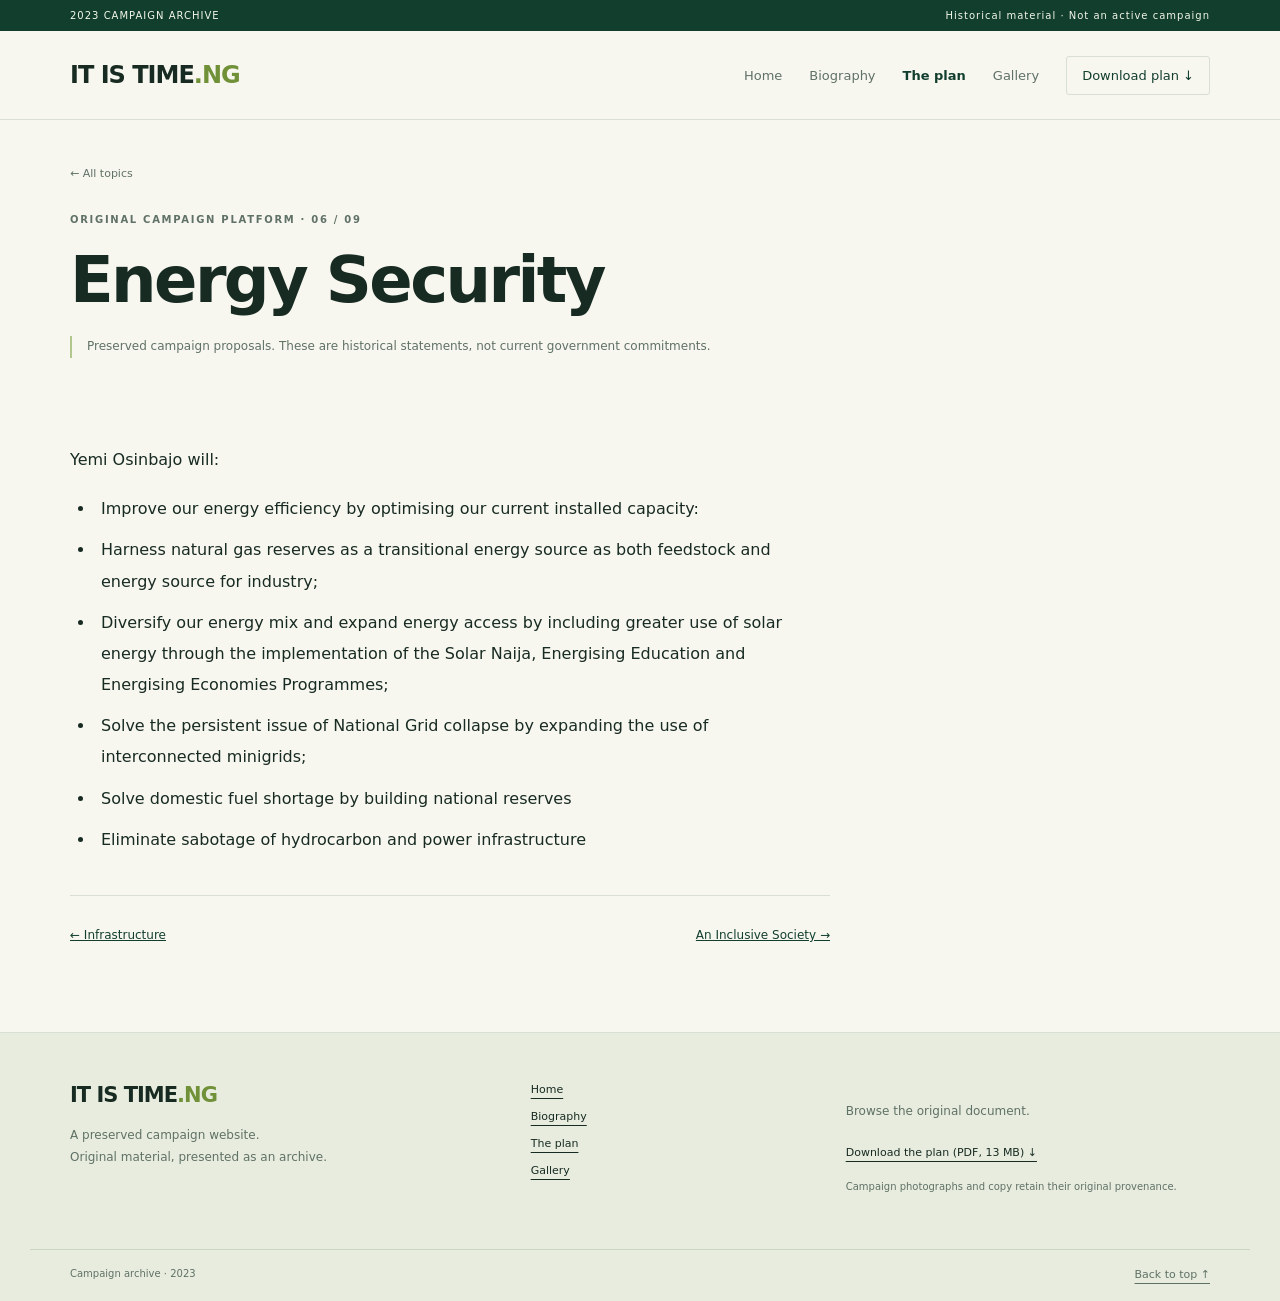
<file: itistime/energy.html>
<!doctype html>
<html lang="en"><head><meta charset="utf-8"><meta name="viewport" content="width=device-width,initial-scale=1"><meta name="description" content="The campaign’s proposals on energy supply, access and resilience."><meta name="theme-color" content="#123e2e"><title>Energy Security · It Is Time Archive</title><link rel="icon" href="../itistime/Images/logo6.png"><link rel="stylesheet" href="../assets/site.css"><script src="../assets/site.js" defer></script></head>
<body><a class="skip" href="#main">Skip to content</a><div class="archive-banner"><div class="wrap"><span>2023 CAMPAIGN ARCHIVE</span><span>Historical material · Not an active campaign</span></div></div>
<header class="site-header"><div class="wrap header-row"><a class="wordmark" href="../index.html" aria-label="It Is Time archive home">IT IS TIME<span>.NG</span></a><button class="menu-toggle" type="button" aria-expanded="false" aria-controls="main-nav">Menu <span aria-hidden="true">☰</span></button><nav id="main-nav" aria-label="Main navigation"><a href="../index.html">Home</a><a href="../itistime/biography.html">Biography</a><a href="../plan.html" aria-current="page">The plan</a><a href="../gallery.html">Gallery</a><a class="nav-download" href="../itistime/plan.pdf" download>Download plan <span aria-hidden="true">↓</span></a></nav></div></header>
<main id="main" tabindex="-1"><section class="wrap article-heading"><a class="back-link" href="../plan.html">← All topics</a><p class="eyebrow">ORIGINAL CAMPAIGN PLATFORM · 06 / 09</p><h1>Energy Security</h1><p class="archive-note">Preserved campaign proposals. These are historical statements, not current government commitments.</p></section><div class="wrap article-layout"><article class="prose"><br/>
                Yemi Osinbajo will: <br/>
<ul>
<li>
                        Improve our energy efficiency by optimising our current installed capacity:                     </li>
<li>
                        Harness natural gas reserves as a transitional energy source as both feedstock and energy source for industry;                    </li>
<li>
                        Diversify our energy mix and expand energy access by including greater use of solar energy through the implementation of the Solar Naija, Energising Education and Energising Economies Programmes;                    </li>
<li>
                        Solve the persistent issue of National Grid collapse by expanding the use of interconnected minigrids;                    </li>
<li>
                        Solve domestic fuel shortage by building national reserves
                    </li>
<li>
                    Eliminate sabotage of hydrocarbon and power infrastructure
                    </li>
</ul><div class="article-next"><a href="infrastructure.html">← Infrastructure</a><a href="inclusive.html">An Inclusive Society →</a></div></article></div></main><footer class="site-footer"><div class="wrap footer-grid"><div><a class="wordmark" href="../index.html">IT IS TIME<span>.NG</span></a><p>A preserved campaign website.<br>Original material, presented as an archive.</p></div><nav aria-label="Footer navigation"><a href="../index.html">Home</a><a href="../itistime/biography.html">Biography</a><a href="../plan.html" aria-current="page">The plan</a><a href="../gallery.html">Gallery</a></nav><div><p>Browse the original document.</p><a href="../itistime/plan.pdf" download>Download the plan (PDF, 13 MB) ↓</a><p class="small">Campaign photographs and copy retain their original provenance.</p></div></div><div class="wrap footer-bottom"><span>Campaign archive · 2023</span><a href="#main">Back to top ↑</a></div></footer></body></html>
</file>
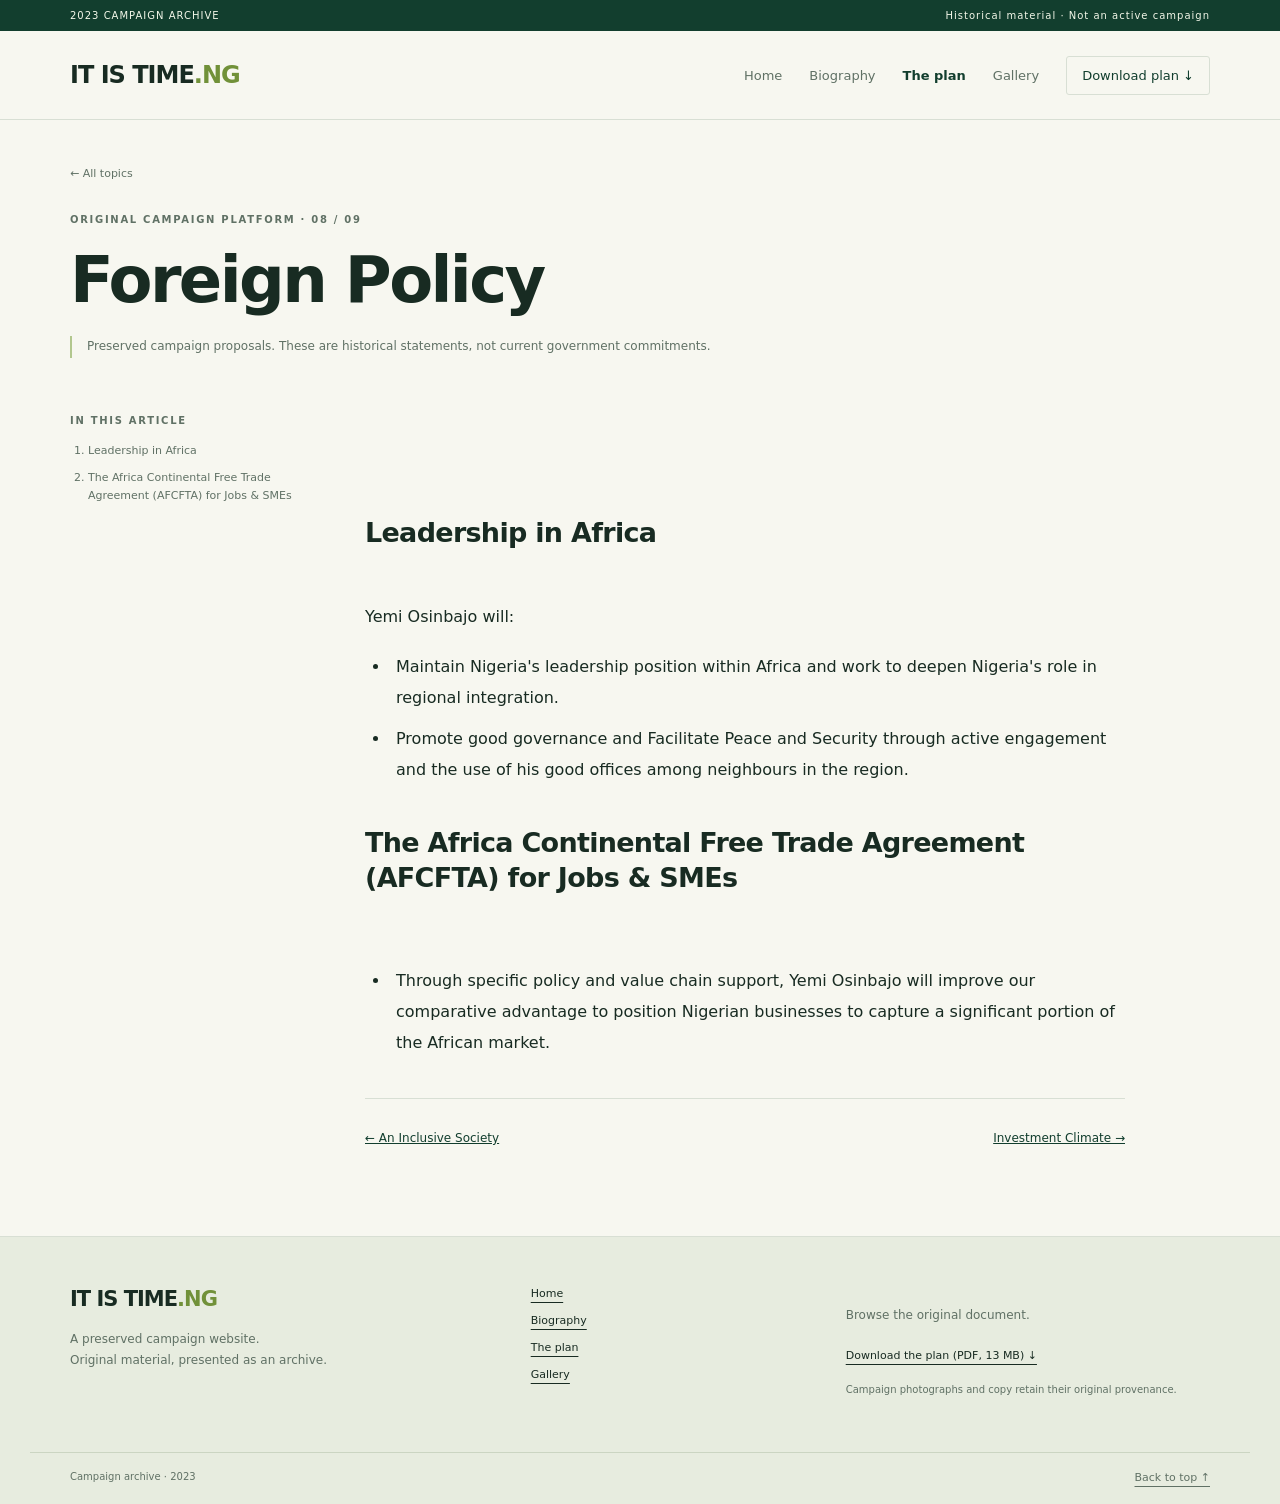
<file: itistime/foreignpolicy.html>
<!doctype html>
<html lang="en"><head><meta charset="utf-8"><meta name="viewport" content="width=device-width,initial-scale=1"><meta name="description" content="The campaign’s approach to regional cooperation and international relations."><meta name="theme-color" content="#123e2e"><title>Foreign Policy · It Is Time Archive</title><link rel="icon" href="../itistime/Images/logo6.png"><link rel="stylesheet" href="../assets/site.css"><script src="../assets/site.js" defer></script></head>
<body><a class="skip" href="#main">Skip to content</a><div class="archive-banner"><div class="wrap"><span>2023 CAMPAIGN ARCHIVE</span><span>Historical material · Not an active campaign</span></div></div>
<header class="site-header"><div class="wrap header-row"><a class="wordmark" href="../index.html" aria-label="It Is Time archive home">IT IS TIME<span>.NG</span></a><button class="menu-toggle" type="button" aria-expanded="false" aria-controls="main-nav">Menu <span aria-hidden="true">☰</span></button><nav id="main-nav" aria-label="Main navigation"><a href="../index.html">Home</a><a href="../itistime/biography.html">Biography</a><a href="../plan.html" aria-current="page">The plan</a><a href="../gallery.html">Gallery</a><a class="nav-download" href="../itistime/plan.pdf" download>Download plan <span aria-hidden="true">↓</span></a></nav></div></header>
<main id="main" tabindex="-1"><section class="wrap article-heading"><a class="back-link" href="../plan.html">← All topics</a><p class="eyebrow">ORIGINAL CAMPAIGN PLATFORM · 08 / 09</p><h1>Foreign Policy</h1><p class="archive-note">Preserved campaign proposals. These are historical statements, not current government commitments.</p></section><div class="wrap article-layout"><aside class="article-nav"><p class="eyebrow">IN THIS ARTICLE</p><nav aria-label="Article contents"><ol><li><a href="#section-1">Leadership in Africa</a></li><li><a href="#section-2">The Africa Continental Free Trade Agreement (AFCFTA) for Jobs &amp; SMEs</a></li></ol></nav></aside><article class="prose"><br/><br/>
<h2 id="section-1">Leadership in Africa</h2>
<br/>
                Yemi Osinbajo will:<br/>
<ul>
<li>
                        Maintain Nigeria's leadership position within Africa and work to deepen Nigeria's role in regional integration.
                    </li>
<li>
                        Promote good governance and Facilitate Peace and Security through active engagement
                        and the use of his good offices among neighbours in the region.
                    </li>
</ul>

<h2 id="section-2">The Africa Continental Free Trade Agreement (AFCFTA) for Jobs &amp; SMEs </h2>

<br/>
<ul>
<li>
                        Through specific policy and value chain support, Yemi Osinbajo will improve our comparative advantage to position Nigerian businesses to capture a significant portion of the African market.
                        </li></ul><div class="article-next"><a href="inclusive.html">← An Inclusive Society</a><a href="investmentclimate.html">Investment Climate →</a></div></article></div></main><footer class="site-footer"><div class="wrap footer-grid"><div><a class="wordmark" href="../index.html">IT IS TIME<span>.NG</span></a><p>A preserved campaign website.<br>Original material, presented as an archive.</p></div><nav aria-label="Footer navigation"><a href="../index.html">Home</a><a href="../itistime/biography.html">Biography</a><a href="../plan.html" aria-current="page">The plan</a><a href="../gallery.html">Gallery</a></nav><div><p>Browse the original document.</p><a href="../itistime/plan.pdf" download>Download the plan (PDF, 13 MB) ↓</a><p class="small">Campaign photographs and copy retain their original provenance.</p></div></div><div class="wrap footer-bottom"><span>Campaign archive · 2023</span><a href="#main">Back to top ↑</a></div></footer></body></html>
</file>
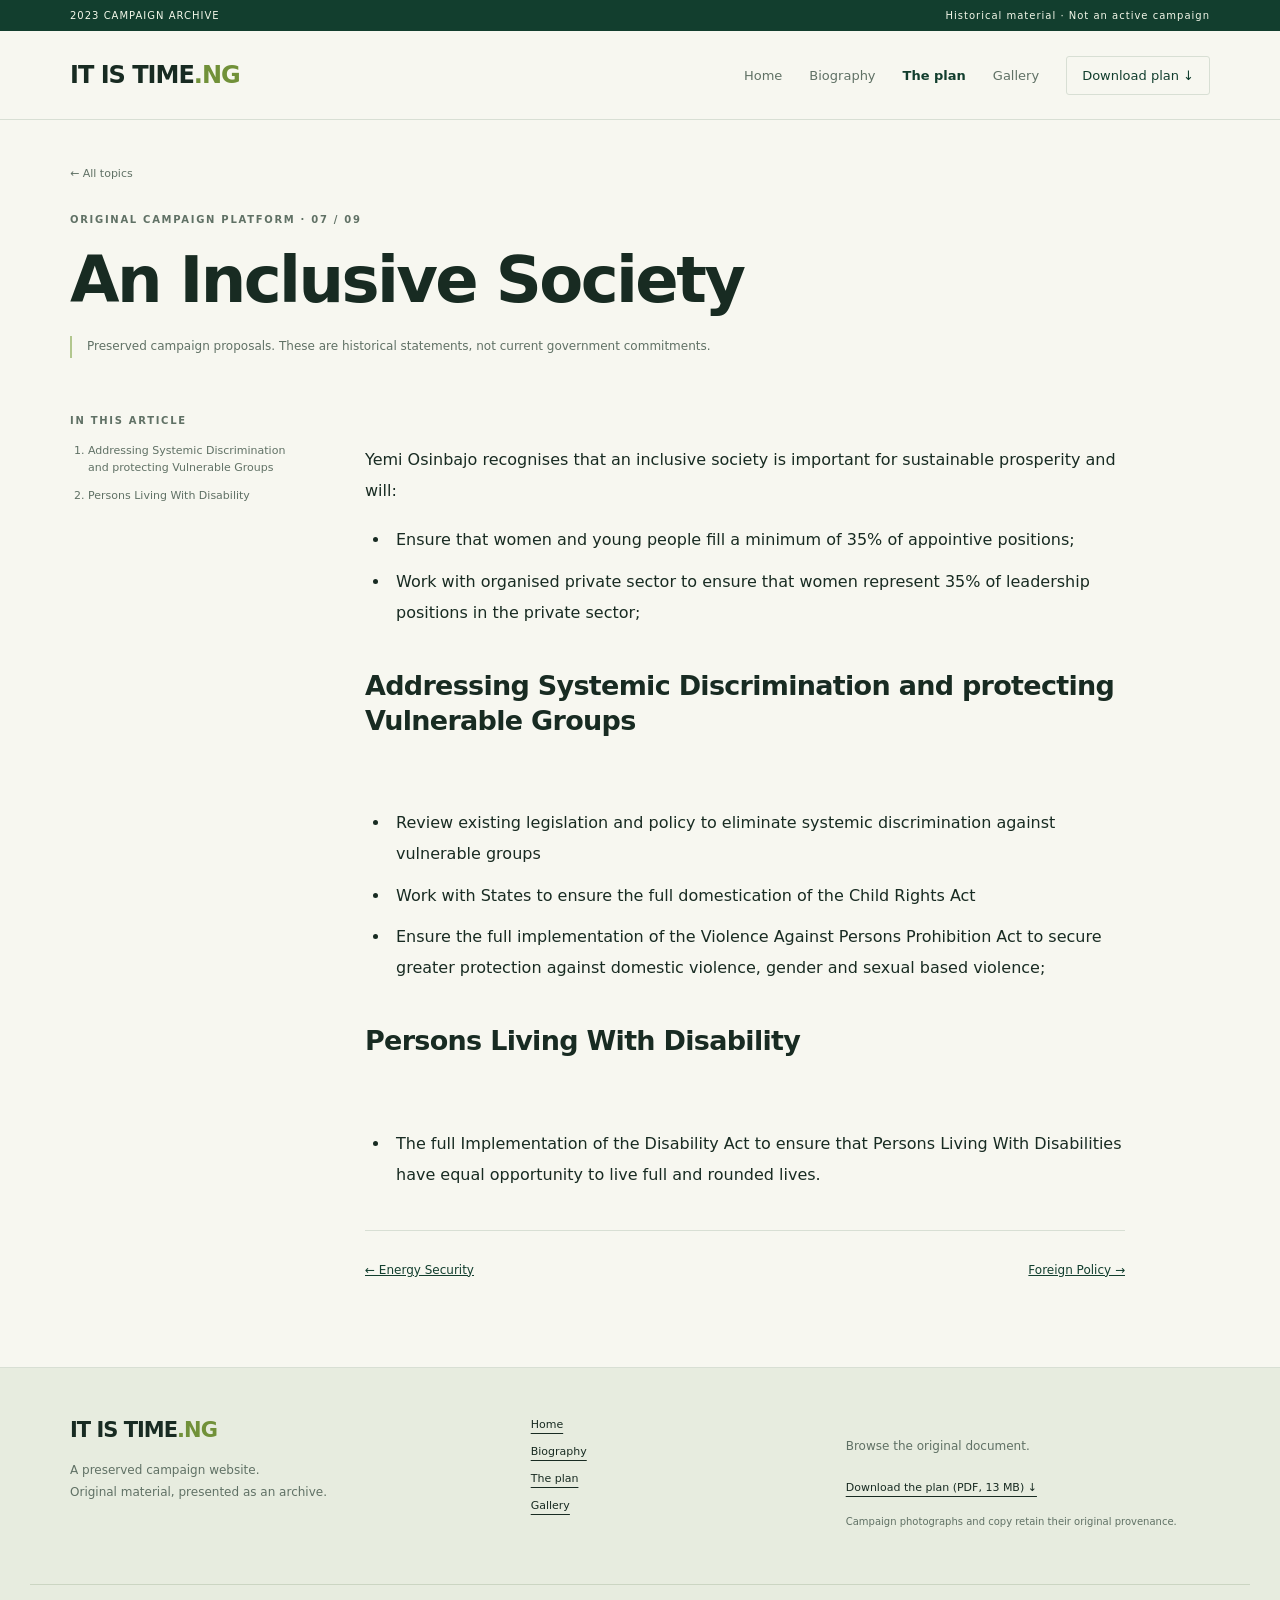
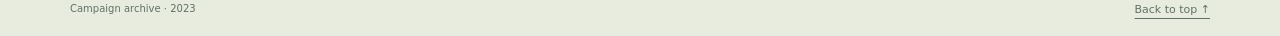
<file: itistime/inclusive.html>
<!doctype html>
<html lang="en"><head><meta charset="utf-8"><meta name="viewport" content="width=device-width,initial-scale=1"><meta name="description" content="The original proposals on inclusion and representation."><meta name="theme-color" content="#123e2e"><title>An Inclusive Society · It Is Time Archive</title><link rel="icon" href="../itistime/Images/logo6.png"><link rel="stylesheet" href="../assets/site.css"><script src="../assets/site.js" defer></script></head>
<body><a class="skip" href="#main">Skip to content</a><div class="archive-banner"><div class="wrap"><span>2023 CAMPAIGN ARCHIVE</span><span>Historical material · Not an active campaign</span></div></div>
<header class="site-header"><div class="wrap header-row"><a class="wordmark" href="../index.html" aria-label="It Is Time archive home">IT IS TIME<span>.NG</span></a><button class="menu-toggle" type="button" aria-expanded="false" aria-controls="main-nav">Menu <span aria-hidden="true">☰</span></button><nav id="main-nav" aria-label="Main navigation"><a href="../index.html">Home</a><a href="../itistime/biography.html">Biography</a><a href="../plan.html" aria-current="page">The plan</a><a href="../gallery.html">Gallery</a><a class="nav-download" href="../itistime/plan.pdf" download>Download plan <span aria-hidden="true">↓</span></a></nav></div></header>
<main id="main" tabindex="-1"><section class="wrap article-heading"><a class="back-link" href="../plan.html">← All topics</a><p class="eyebrow">ORIGINAL CAMPAIGN PLATFORM · 07 / 09</p><h1>An Inclusive Society</h1><p class="archive-note">Preserved campaign proposals. These are historical statements, not current government commitments.</p></section><div class="wrap article-layout"><aside class="article-nav"><p class="eyebrow">IN THIS ARTICLE</p><nav aria-label="Article contents"><ol><li><a href="#section-1">Addressing Systemic Discrimination and protecting Vulnerable Groups</a></li><li><a href="#section-2">Persons Living With Disability</a></li></ol></nav></aside><article class="prose"><br/>
                Yemi Osinbajo recognises that an inclusive society is important for sustainable prosperity and will:<br/>
<ul>
<li>
                        Ensure that women and young people fill a minimum of 35% of appointive positions;
                        </li>
<li>
                        Work with organised private sector to ensure that women represent 35% of leadership positions in the private sector;
                    </li>
</ul>

<h2 id="section-1">Addressing Systemic Discrimination and protecting Vulnerable Groups</h2>

<br/>
<ul>
<li>
                        Review existing legislation and policy to eliminate systemic discrimination against vulnerable groups                        </li><li>
                            Work with States to ensure the full domestication of the Child Rights Act                         </li>
<li>
                            Ensure the full implementation of the Violence Against Persons Prohibition Act to secure greater protection against domestic violence, gender and sexual based violence;                        </li>
</ul>

<h2 id="section-2">Persons Living With Disability</h2>
<br/>
<ul>
<li>
                        The full Implementation of the Disability Act to ensure that Persons Living With Disabilities have equal opportunity to live full and rounded lives.
                        </li></ul><div class="article-next"><a href="energy.html">← Energy Security</a><a href="foreignpolicy.html">Foreign Policy →</a></div></article></div></main><footer class="site-footer"><div class="wrap footer-grid"><div><a class="wordmark" href="../index.html">IT IS TIME<span>.NG</span></a><p>A preserved campaign website.<br>Original material, presented as an archive.</p></div><nav aria-label="Footer navigation"><a href="../index.html">Home</a><a href="../itistime/biography.html">Biography</a><a href="../plan.html" aria-current="page">The plan</a><a href="../gallery.html">Gallery</a></nav><div><p>Browse the original document.</p><a href="../itistime/plan.pdf" download>Download the plan (PDF, 13 MB) ↓</a><p class="small">Campaign photographs and copy retain their original provenance.</p></div></div><div class="wrap footer-bottom"><span>Campaign archive · 2023</span><a href="#main">Back to top ↑</a></div></footer></body></html>
</file>
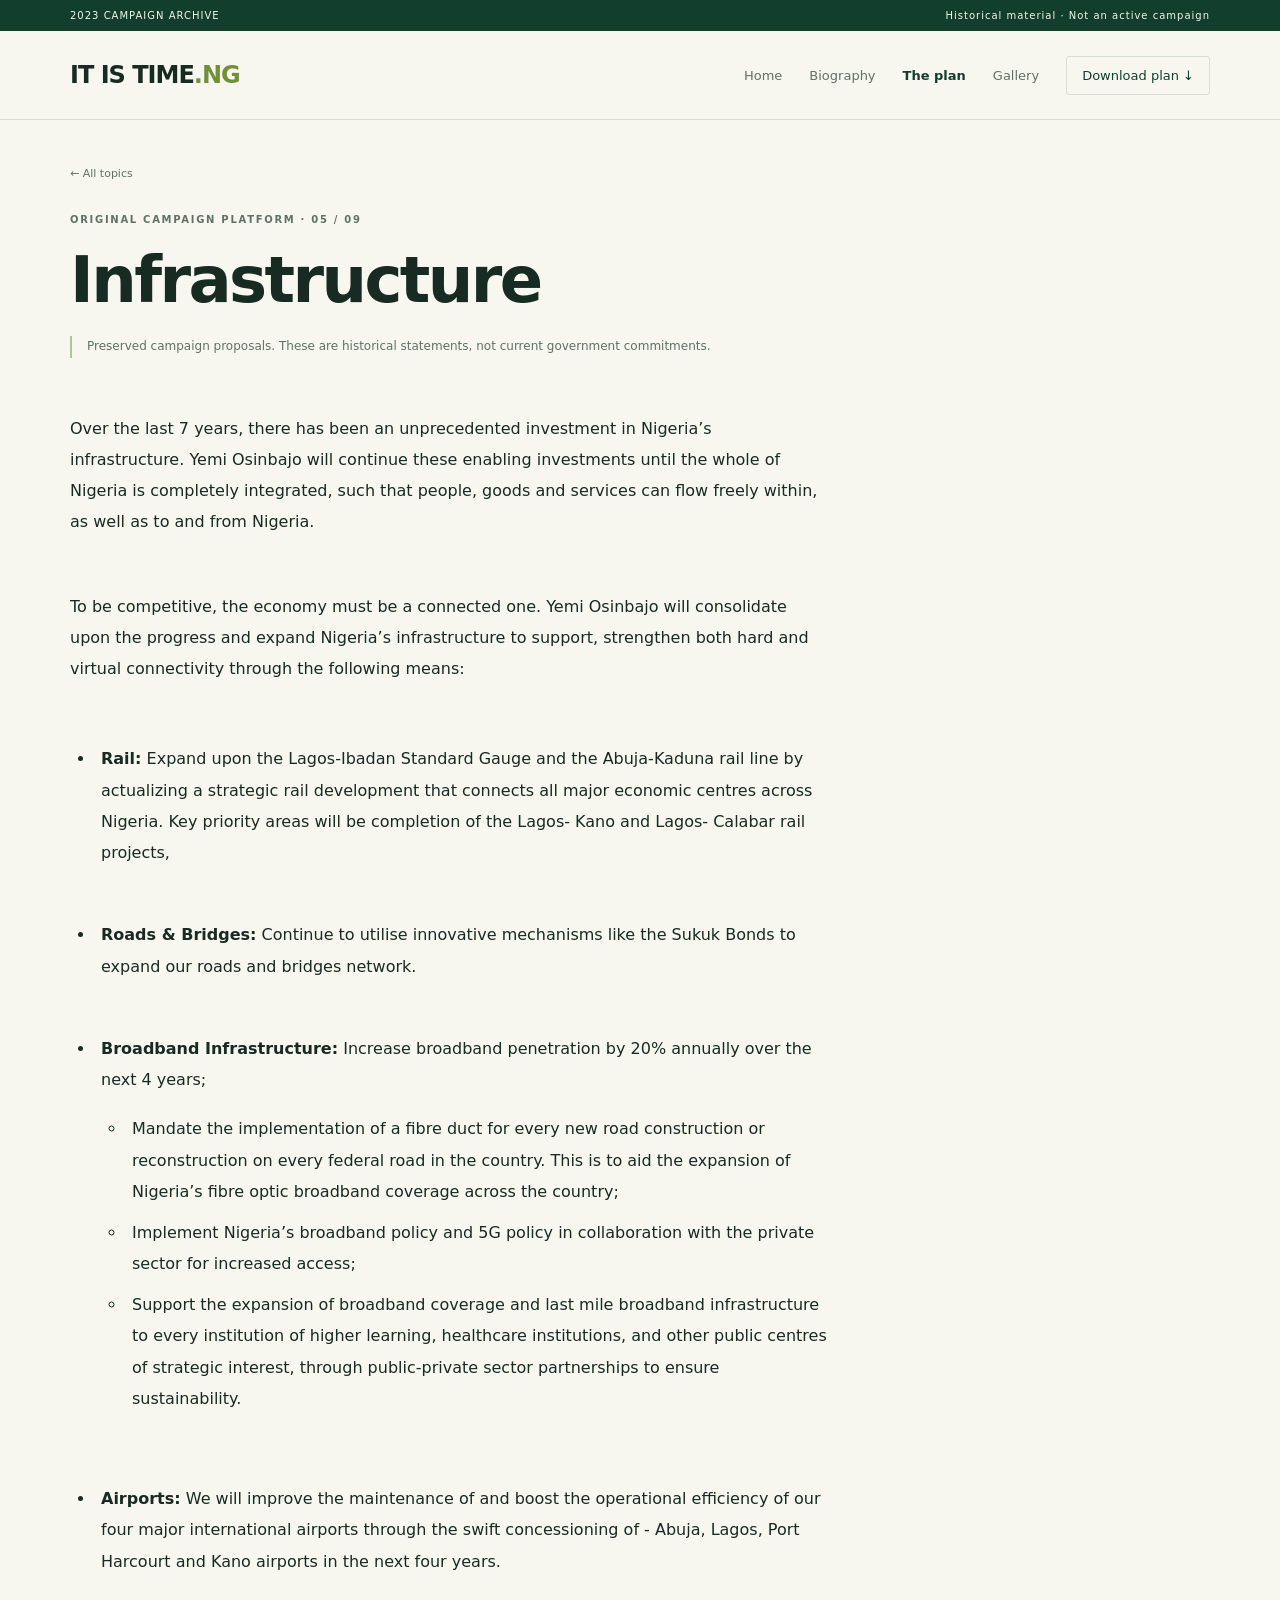
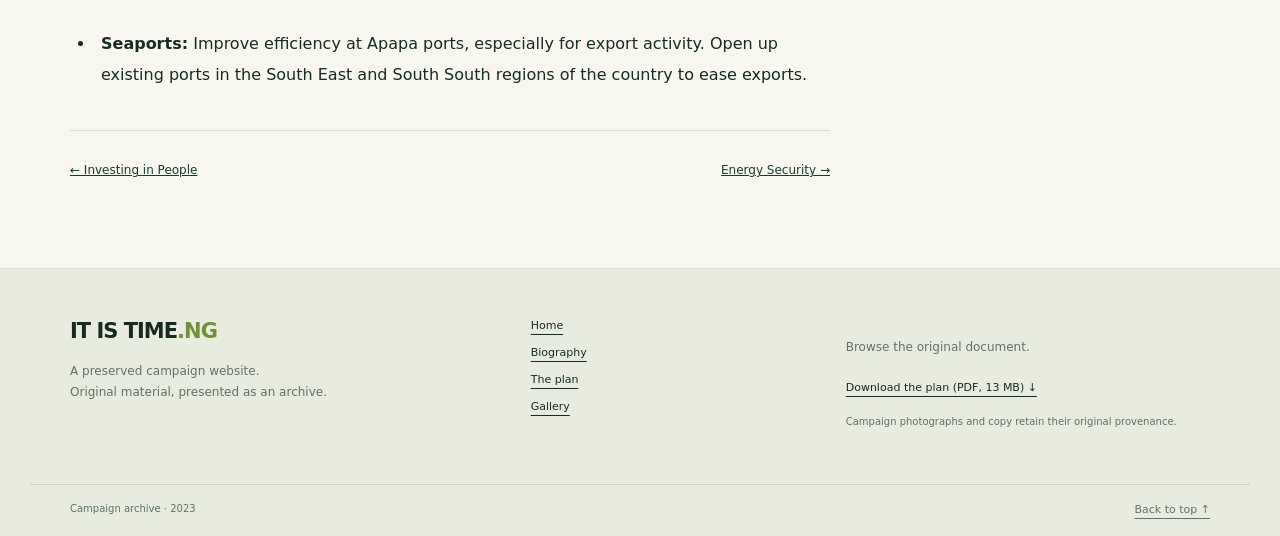
<file: itistime/infrastructure.html>
<!doctype html>
<html lang="en"><head><meta charset="utf-8"><meta name="viewport" content="width=device-width,initial-scale=1"><meta name="description" content="The original plan for transport and public infrastructure."><meta name="theme-color" content="#123e2e"><title>Infrastructure · It Is Time Archive</title><link rel="icon" href="../itistime/Images/logo6.png"><link rel="stylesheet" href="../assets/site.css"><script src="../assets/site.js" defer></script></head>
<body><a class="skip" href="#main">Skip to content</a><div class="archive-banner"><div class="wrap"><span>2023 CAMPAIGN ARCHIVE</span><span>Historical material · Not an active campaign</span></div></div>
<header class="site-header"><div class="wrap header-row"><a class="wordmark" href="../index.html" aria-label="It Is Time archive home">IT IS TIME<span>.NG</span></a><button class="menu-toggle" type="button" aria-expanded="false" aria-controls="main-nav">Menu <span aria-hidden="true">☰</span></button><nav id="main-nav" aria-label="Main navigation"><a href="../index.html">Home</a><a href="../itistime/biography.html">Biography</a><a href="../plan.html" aria-current="page">The plan</a><a href="../gallery.html">Gallery</a><a class="nav-download" href="../itistime/plan.pdf" download>Download plan <span aria-hidden="true">↓</span></a></nav></div></header>
<main id="main" tabindex="-1"><section class="wrap article-heading"><a class="back-link" href="../plan.html">← All topics</a><p class="eyebrow">ORIGINAL CAMPAIGN PLATFORM · 05 / 09</p><h1>Infrastructure</h1><p class="archive-note">Preserved campaign proposals. These are historical statements, not current government commitments.</p></section><div class="wrap article-layout"><article class="prose"><p>
                Over the last 7 years, there has been an unprecedented investment in Nigeria’s infrastructure. Yemi Osinbajo will continue these enabling investments until the whole of Nigeria is completely integrated, such that people, goods and services can flow freely within, as well as to and from Nigeria.             </p>
<br/>
                To be competitive, the economy must be a connected one. Yemi Osinbajo will consolidate upon the progress and expand Nigeria’s infrastructure to support,
                strengthen both hard and virtual connectivity through the following means:<br/>
<ul>
<br/><li>
<b>Rail:</b> Expand upon the Lagos-Ibadan Standard Gauge and the Abuja-Kaduna rail line by actualizing a strategic rail development that connects all major economic centres across Nigeria. Key priority areas will be completion of the Lagos- Kano and Lagos- Calabar rail projects,

                    </li><br/>
<li>
<b>Roads &amp; Bridges:</b> Continue to utilise innovative mechanisms like the Sukuk Bonds to expand our roads and bridges network.                    </li>
<br/> <li>
<b>Broadband Infrastructure:</b> Increase broadband penetration by 20% annually over the next 4 years;
                        <ul>
<li>
                                Mandate the implementation of a fibre duct for every new road construction or reconstruction on every federal road in the country.
                                This is to aid the expansion of Nigeria’s fibre optic broadband coverage across the country;
                            </li>
<li>
                                Implement Nigeria’s broadband policy and 5G policy in collaboration with the
                                private sector for increased access;
                             </li>
<li>
                                Support the expansion of broadband coverage and last mile broadband infrastructure to every institution of higher learning, healthcare institutions, and other public centres of
                                strategic interest, through public-private sector partnerships to ensure sustainability.
                            </li>
</ul>
</li>
<br/> <li>
<b>Airports:</b> We will improve the maintenance of and boost the operational efficiency of our four major international  airports through the swift concessioning of - Abuja, Lagos, Port Harcourt and Kano airports in the next four years.                    </li>
<br/> <li>
<b>Seaports:</b> Improve efficiency at Apapa ports, especially for export activity. Open up existing ports in the South East and South South regions of the country to ease exports.                     </li>
</ul><div class="article-next"><a href="investinginpeople.html">← Investing in People</a><a href="energy.html">Energy Security →</a></div></article></div></main><footer class="site-footer"><div class="wrap footer-grid"><div><a class="wordmark" href="../index.html">IT IS TIME<span>.NG</span></a><p>A preserved campaign website.<br>Original material, presented as an archive.</p></div><nav aria-label="Footer navigation"><a href="../index.html">Home</a><a href="../itistime/biography.html">Biography</a><a href="../plan.html" aria-current="page">The plan</a><a href="../gallery.html">Gallery</a></nav><div><p>Browse the original document.</p><a href="../itistime/plan.pdf" download>Download the plan (PDF, 13 MB) ↓</a><p class="small">Campaign photographs and copy retain their original provenance.</p></div></div><div class="wrap footer-bottom"><span>Campaign archive · 2023</span><a href="#main">Back to top ↑</a></div></footer></body></html>
</file>
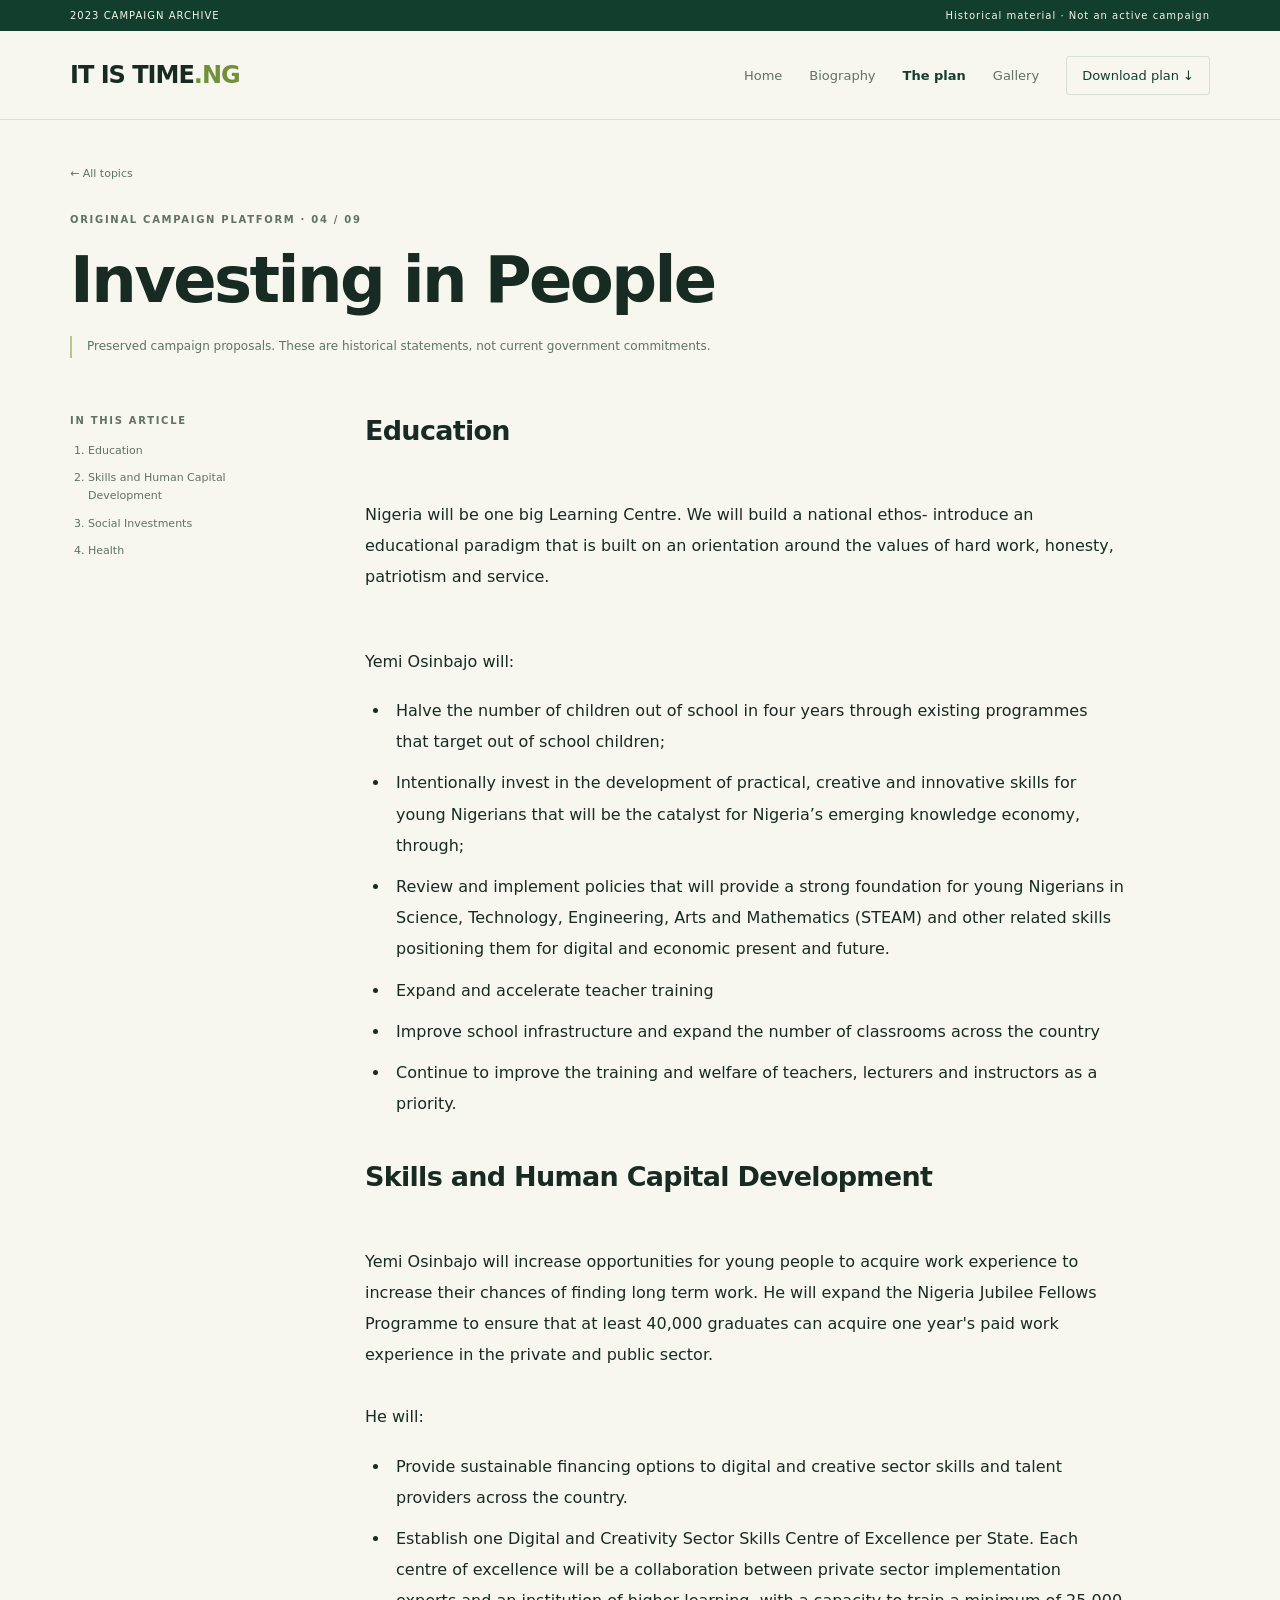
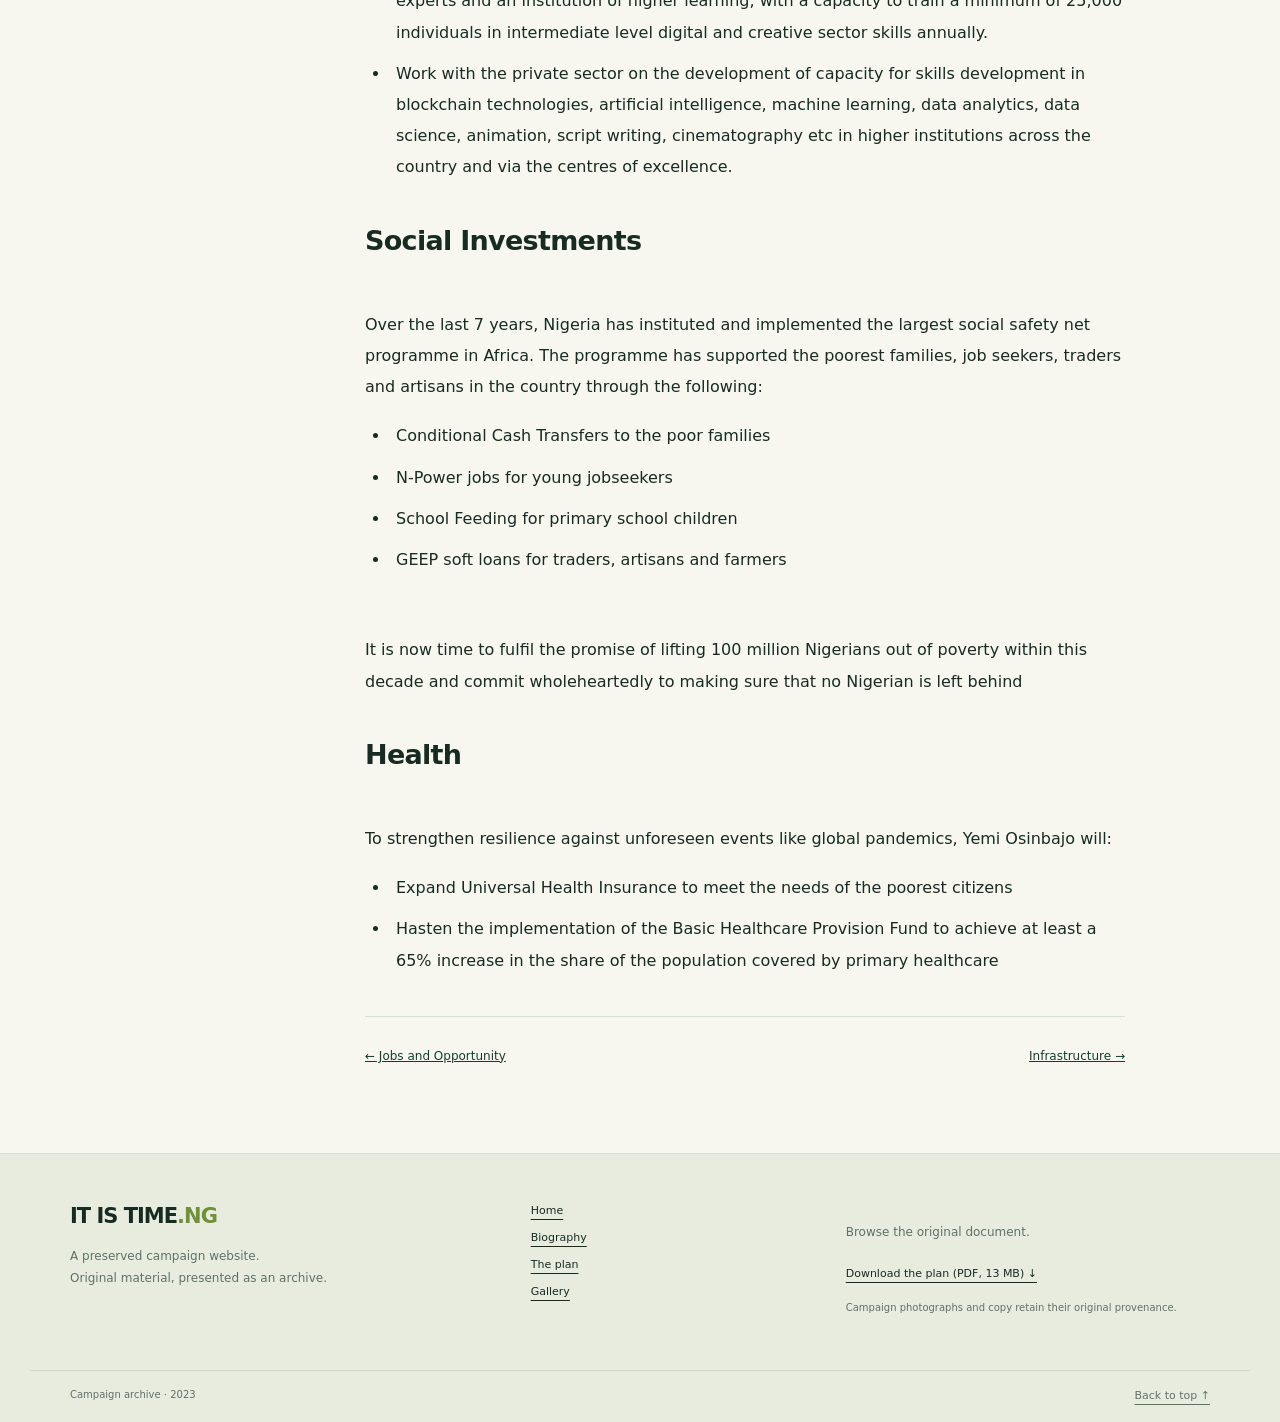
<file: itistime/investinginpeople.html>
<!doctype html>
<html lang="en"><head><meta charset="utf-8"><meta name="viewport" content="width=device-width,initial-scale=1"><meta name="description" content="The campaign’s education and healthcare proposals."><meta name="theme-color" content="#123e2e"><title>Investing in People · It Is Time Archive</title><link rel="icon" href="../itistime/Images/logo6.png"><link rel="stylesheet" href="../assets/site.css"><script src="../assets/site.js" defer></script></head>
<body><a class="skip" href="#main">Skip to content</a><div class="archive-banner"><div class="wrap"><span>2023 CAMPAIGN ARCHIVE</span><span>Historical material · Not an active campaign</span></div></div>
<header class="site-header"><div class="wrap header-row"><a class="wordmark" href="../index.html" aria-label="It Is Time archive home">IT IS TIME<span>.NG</span></a><button class="menu-toggle" type="button" aria-expanded="false" aria-controls="main-nav">Menu <span aria-hidden="true">☰</span></button><nav id="main-nav" aria-label="Main navigation"><a href="../index.html">Home</a><a href="../itistime/biography.html">Biography</a><a href="../plan.html" aria-current="page">The plan</a><a href="../gallery.html">Gallery</a><a class="nav-download" href="../itistime/plan.pdf" download>Download plan <span aria-hidden="true">↓</span></a></nav></div></header>
<main id="main" tabindex="-1"><section class="wrap article-heading"><a class="back-link" href="../plan.html">← All topics</a><p class="eyebrow">ORIGINAL CAMPAIGN PLATFORM · 04 / 09</p><h1>Investing in People</h1><p class="archive-note">Preserved campaign proposals. These are historical statements, not current government commitments.</p></section><div class="wrap article-layout"><aside class="article-nav"><p class="eyebrow">IN THIS ARTICLE</p><nav aria-label="Article contents"><ol><li><a href="#section-1">Education</a></li><li><a href="#section-2">Skills and Human Capital Development</a></li><li><a href="#section-3">Social Investments</a></li><li><a href="#section-4">Health</a></li></ol></nav></aside><article class="prose"><h2 id="section-1">Education </h2><br/>
<p>
                Nigeria will be one big Learning Centre. We will build a national ethos- introduce an
                educational paradigm that is built on an orientation around the values of hard work,
                honesty, patriotism and service.
            </p>
<br/>
                Yemi Osinbajo will: <br/>
<ul>
<li>
                        Halve the number of children out of school in four years through existing
                        programmes that target out of school children;
                        </li>
<li>
                            Intentionally invest in the development of practical, creative and
                            innovative skills for young Nigerians that will be the catalyst for Nigeria’s emerging knowledge economy, through;
                     </li>
<li>
                        Review and implement policies that will provide a strong foundation for young Nigerians in Science, Technology, Engineering, Arts and Mathematics (STEAM) and other related skills positioning them for digital and economic present and future.
                    </li>
<li>
                        Expand and accelerate teacher training
                    </li>
<li>
                        Improve school infrastructure and expand the number of classrooms across the country
                    </li>
<li>
                    Continue to improve the training and welfare of teachers, lecturers and instructors as a priority.
                    </li>
</ul>

<h2 id="section-2">Skills and Human Capital Development  </h2>
<br/>
                    Yemi Osinbajo will increase opportunities for young people to acquire work experience to increase their
                     chances of finding long term work. He will expand the Nigeria Jubilee Fellows Programme to ensure that
                     at least 40,000
                     graduates can acquire one year's paid work experience in the private and public sector. <br/><br/>
                    He will:
                <ul>
<li>
                        Provide sustainable financing options to digital and creative sector skills and talent providers across the country.                        </li><li>
                            Establish one Digital and Creativity Sector Skills Centre of Excellence per State. Each centre of excellence will be a collaboration between private sector implementation experts and an institution of higher learning, with a capacity to train a minimum of 25,000
                            individuals in intermediate level digital and creative sector skills annually.
                            </li>
<li>
                                Work with the private sector on the development of capacity for skills development in blockchain technologies, artificial intelligence, machine learning, data analytics, data science, animation, script writing,
                                cinematography etc in higher institutions across the country and via the centres of excellence.
                         </li>
</ul>

<h2 id="section-3">Social Investments </h2>
<br/>
                Over the last 7 years, Nigeria has instituted and implemented the largest social safety net programme in Africa. The programme has supported the
                poorest families, job seekers, traders and artisans in the country through the following: <br/>
<ul>
<li>
                    Conditional Cash Transfers to the poor families
                                        </li><li>
                        N-Power jobs for young jobseekers
                                         </li>
<li>
                        School Feeding for primary school children
                                        </li>
<li>
                        GEEP soft loans for traders, artisans and farmers
                                                             </li>
</ul>
<p><br/>
                It is now time to fulfil the promise of lifting 100 million Nigerians out of poverty
                 within this decade and commit wholeheartedly to making sure that no Nigerian is left behind
            </p>

<h2 id="section-4">Health </h2>
<br/>
                To strengthen resilience against unforeseen events like global pandemics, Yemi Osinbajo will:<br/>
<ul>
<li>
                    Expand Universal Health Insurance to meet the needs of the poorest citizens
                    </li>
<li>
                        Hasten the implementation of the Basic Healthcare Provision Fund to achieve at least a 65% increase in the share of the population covered by primary healthcare
                                        </li>
</ul><div class="article-next"><a href="jobs.html">← Jobs and Opportunity</a><a href="infrastructure.html">Infrastructure →</a></div></article></div></main><footer class="site-footer"><div class="wrap footer-grid"><div><a class="wordmark" href="../index.html">IT IS TIME<span>.NG</span></a><p>A preserved campaign website.<br>Original material, presented as an archive.</p></div><nav aria-label="Footer navigation"><a href="../index.html">Home</a><a href="../itistime/biography.html">Biography</a><a href="../plan.html" aria-current="page">The plan</a><a href="../gallery.html">Gallery</a></nav><div><p>Browse the original document.</p><a href="../itistime/plan.pdf" download>Download the plan (PDF, 13 MB) ↓</a><p class="small">Campaign photographs and copy retain their original provenance.</p></div></div><div class="wrap footer-bottom"><span>Campaign archive · 2023</span><a href="#main">Back to top ↑</a></div></footer></body></html>
</file>
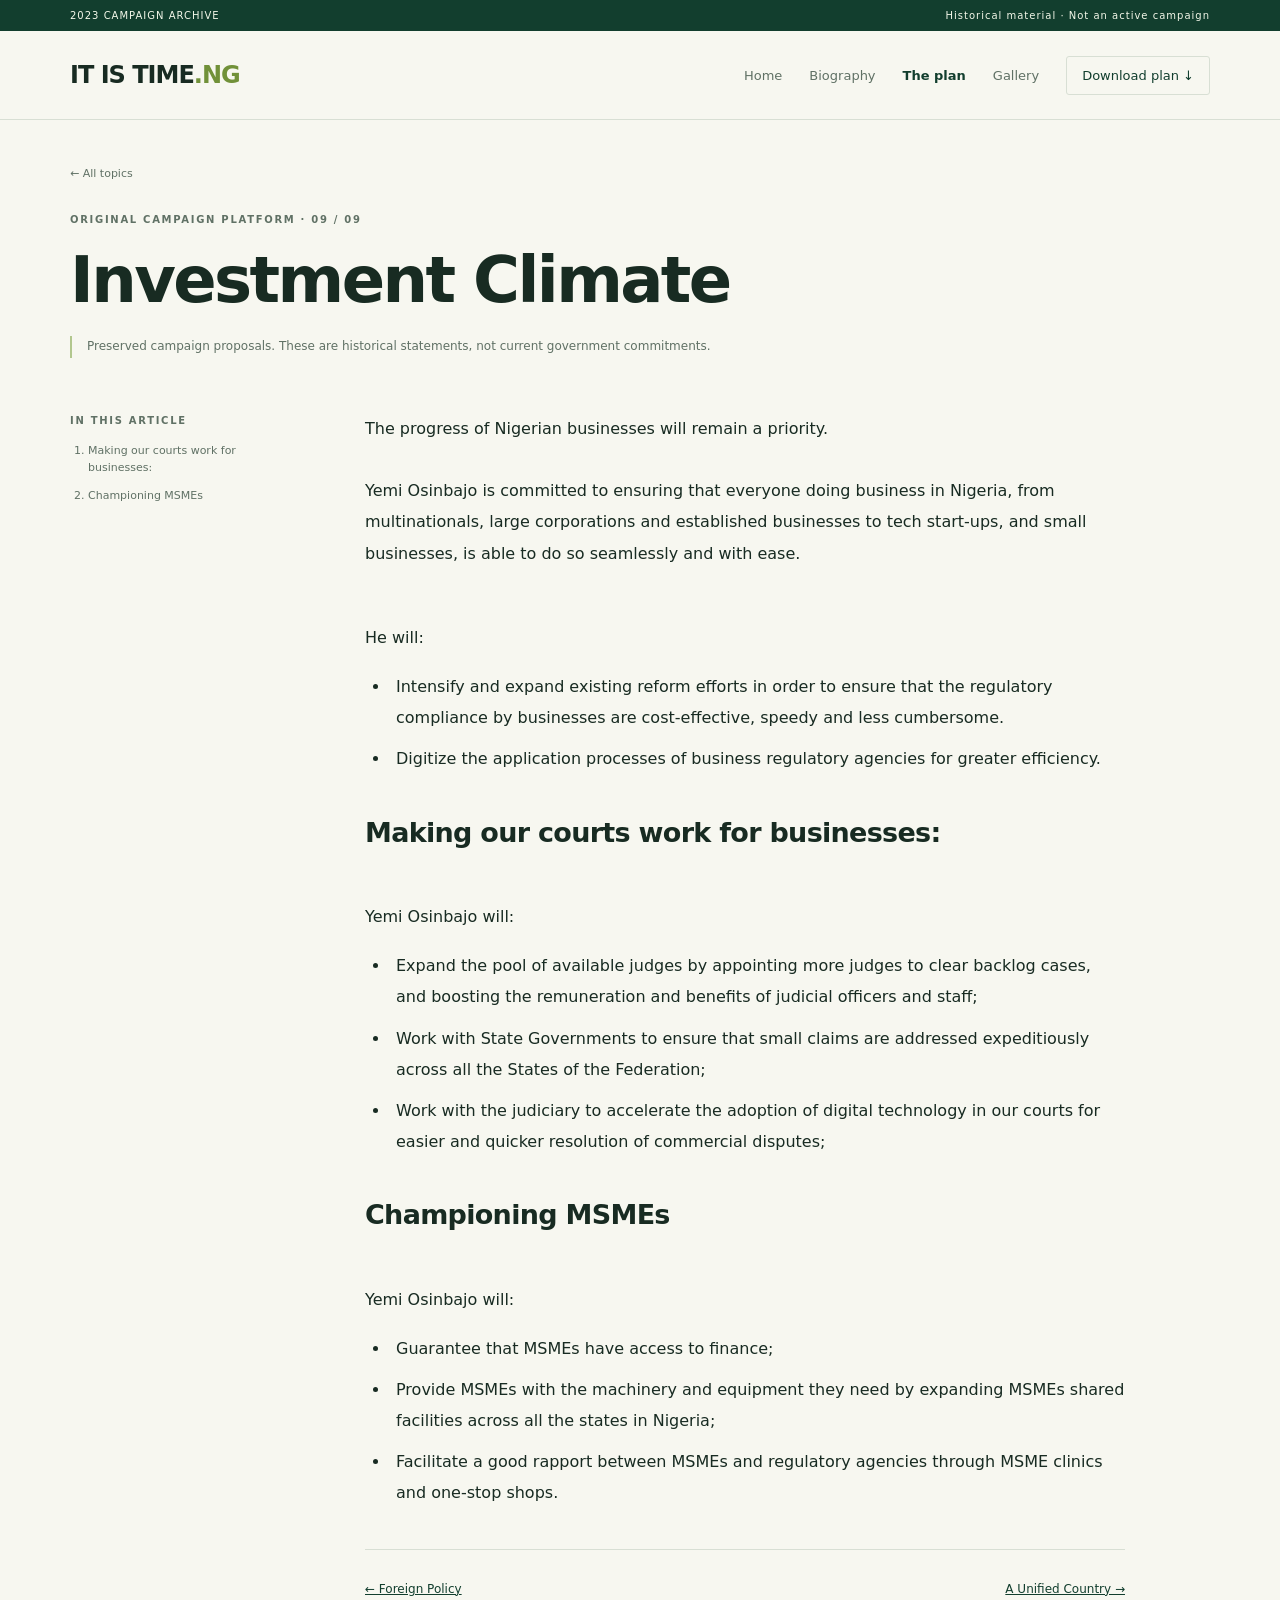
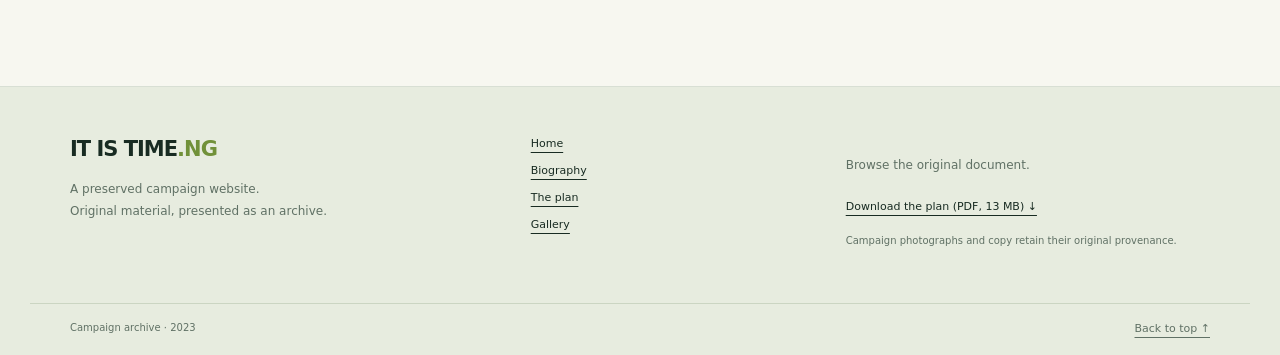
<file: itistime/investmentclimate.html>
<!doctype html>
<html lang="en"><head><meta charset="utf-8"><meta name="viewport" content="width=device-width,initial-scale=1"><meta name="description" content="The original proposals for business conditions and investment."><meta name="theme-color" content="#123e2e"><title>Investment Climate · It Is Time Archive</title><link rel="icon" href="../itistime/Images/logo6.png"><link rel="stylesheet" href="../assets/site.css"><script src="../assets/site.js" defer></script></head>
<body><a class="skip" href="#main">Skip to content</a><div class="archive-banner"><div class="wrap"><span>2023 CAMPAIGN ARCHIVE</span><span>Historical material · Not an active campaign</span></div></div>
<header class="site-header"><div class="wrap header-row"><a class="wordmark" href="../index.html" aria-label="It Is Time archive home">IT IS TIME<span>.NG</span></a><button class="menu-toggle" type="button" aria-expanded="false" aria-controls="main-nav">Menu <span aria-hidden="true">☰</span></button><nav id="main-nav" aria-label="Main navigation"><a href="../index.html">Home</a><a href="../itistime/biography.html">Biography</a><a href="../plan.html" aria-current="page">The plan</a><a href="../gallery.html">Gallery</a><a class="nav-download" href="../itistime/plan.pdf" download>Download plan <span aria-hidden="true">↓</span></a></nav></div></header>
<main id="main" tabindex="-1"><section class="wrap article-heading"><a class="back-link" href="../plan.html">← All topics</a><p class="eyebrow">ORIGINAL CAMPAIGN PLATFORM · 09 / 09</p><h1>Investment Climate</h1><p class="archive-note">Preserved campaign proposals. These are historical statements, not current government commitments.</p></section><div class="wrap article-layout"><aside class="article-nav"><p class="eyebrow">IN THIS ARTICLE</p><nav aria-label="Article contents"><ol><li><a href="#section-1">Making our courts work for businesses:</a></li><li><a href="#section-2">Championing MSMEs</a></li></ol></nav></aside><article class="prose"><p>
                The progress of Nigerian businesses will remain a priority. <br/><br/>
                Yemi Osinbajo is committed to ensuring that everyone doing business in Nigeria, from multinationals,
                large corporations and established businesses to tech start-ups, and small businesses, is able to do so seamlessly and with ease.
                         </p>
<br/>
                He will: <br/>
<ul>
<li>
                        Intensify and expand existing reform efforts in order to ensure that the regulatory compliance  by businesses are cost-effective, speedy and less cumbersome.                    </li>
<li>
                        Digitize the application processes of business regulatory agencies  for greater efficiency.
                                        </li>
</ul>

<h2 id="section-1">Making our courts work for businesses: </h2>
<br/>
                    Yemi Osinbajo will: <br/>
<ul>
<li>
                        Expand the pool of available judges by appointing more judges to clear backlog cases,
                         and boosting the remuneration and benefits of judicial officers and staff;
                        </li><li>
                            Work with State Governments to ensure that small claims are addressed expeditiously across all the States of the Federation;
                         </li>
<li>
                            Work with the judiciary to accelerate the adoption of digital technology in our courts for easier and quicker resolution of commercial disputes;
                        </li>
</ul>

<h2 id="section-2">Championing MSMEs </h2>
<br/>
                    Yemi Osinbajo will: <br/>
<ul>
<li>
                            Guarantee that MSMEs have access to finance;
                        </li><li>
                            Provide MSMEs with the machinery and equipment they need by expanding MSMEs shared facilities across all the states in Nigeria;                         </li>
<li>
                            Facilitate a good rapport between MSMEs and regulatory agencies through MSME clinics and one-stop shops.                        </li>
</ul><div class="article-next"><a href="foreignpolicy.html">← Foreign Policy</a><a href="unified.html">A Unified Country →</a></div></article></div></main><footer class="site-footer"><div class="wrap footer-grid"><div><a class="wordmark" href="../index.html">IT IS TIME<span>.NG</span></a><p>A preserved campaign website.<br>Original material, presented as an archive.</p></div><nav aria-label="Footer navigation"><a href="../index.html">Home</a><a href="../itistime/biography.html">Biography</a><a href="../plan.html" aria-current="page">The plan</a><a href="../gallery.html">Gallery</a></nav><div><p>Browse the original document.</p><a href="../itistime/plan.pdf" download>Download the plan (PDF, 13 MB) ↓</a><p class="small">Campaign photographs and copy retain their original provenance.</p></div></div><div class="wrap footer-bottom"><span>Campaign archive · 2023</span><a href="#main">Back to top ↑</a></div></footer></body></html>
</file>
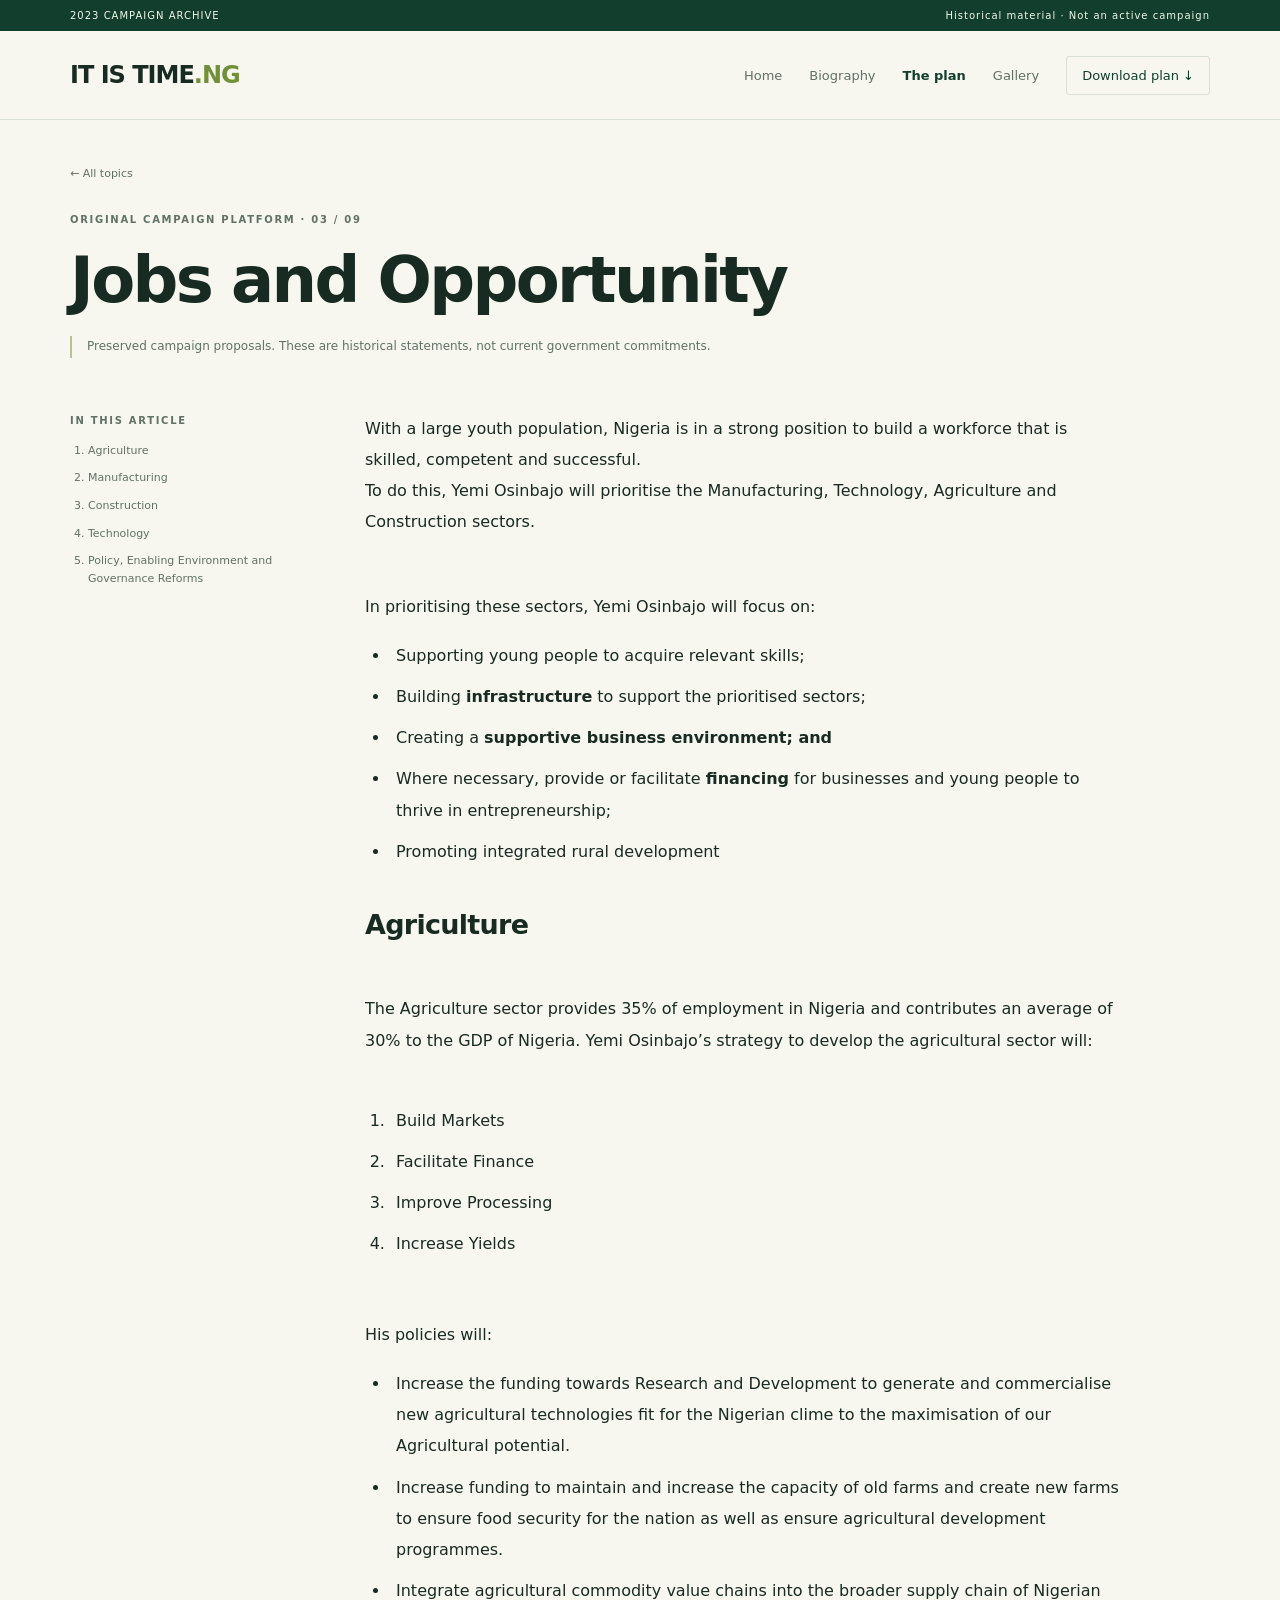
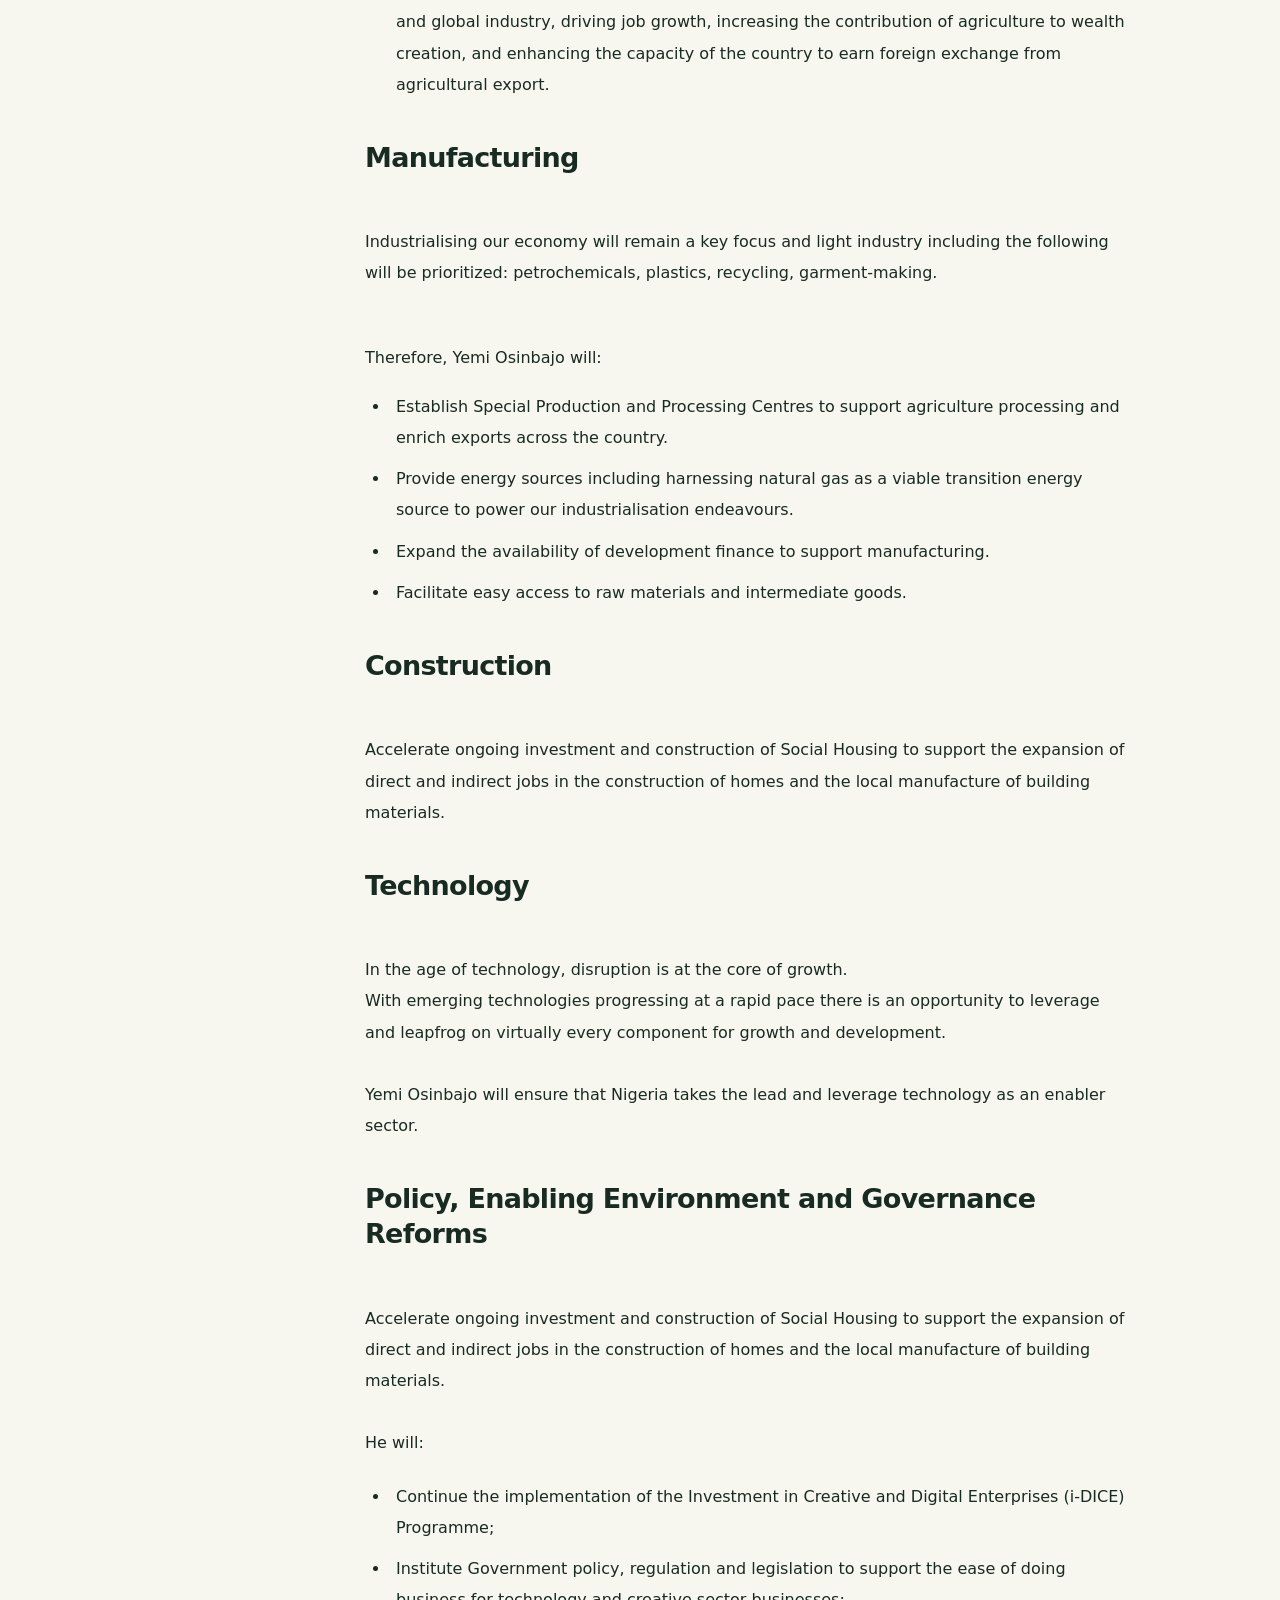
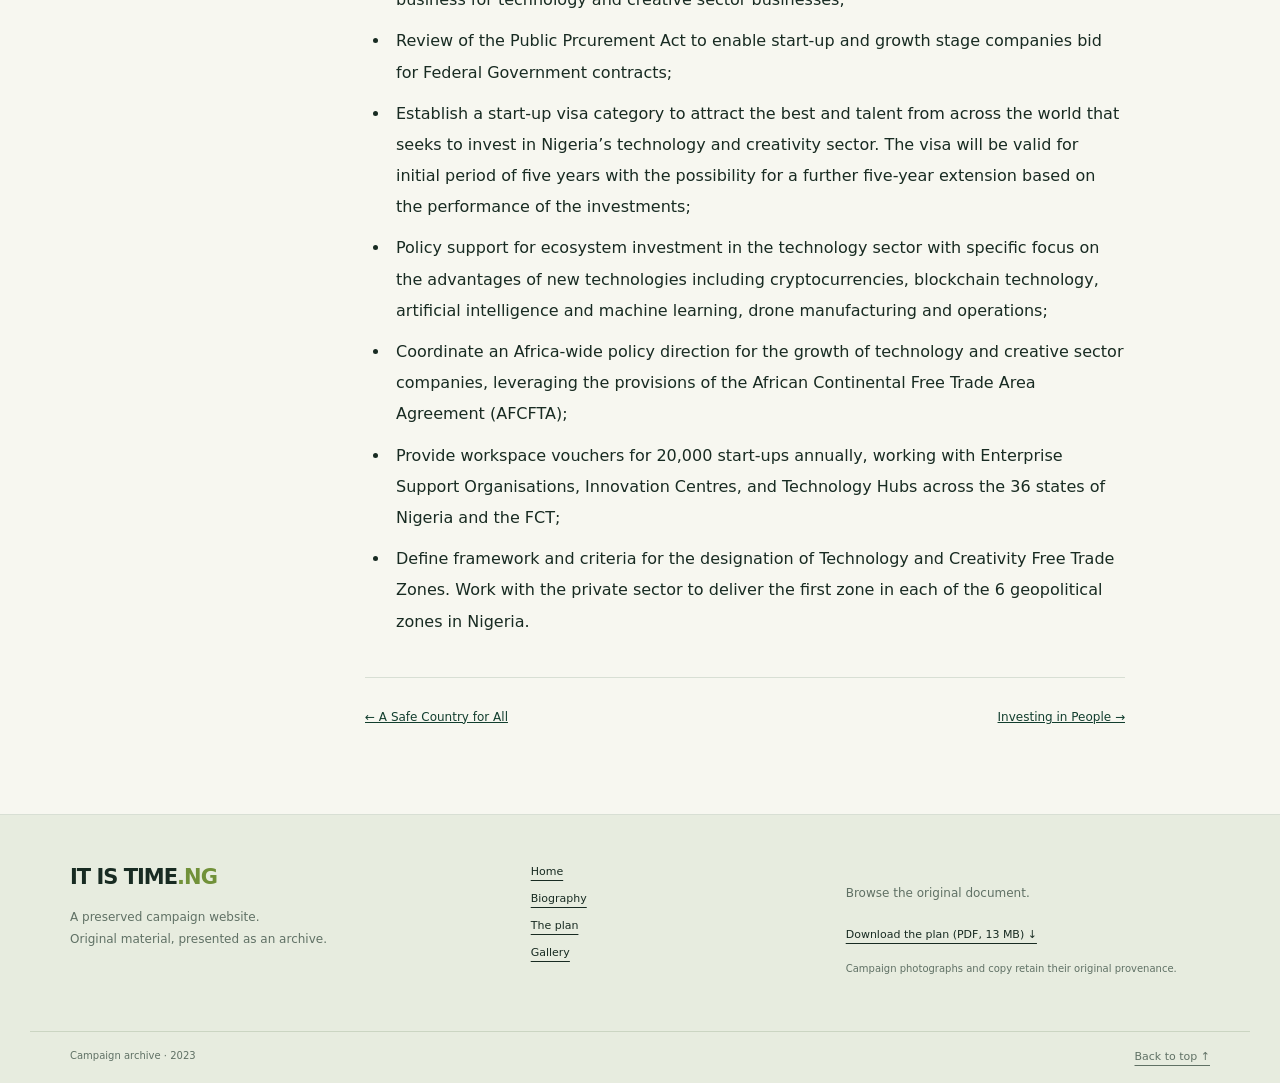
<file: itistime/jobs.html>
<!doctype html>
<html lang="en"><head><meta charset="utf-8"><meta name="viewport" content="width=device-width,initial-scale=1"><meta name="description" content="The original priorities for skills, employment and entrepreneurship."><meta name="theme-color" content="#123e2e"><title>Jobs and Opportunity · It Is Time Archive</title><link rel="icon" href="../itistime/Images/logo6.png"><link rel="stylesheet" href="../assets/site.css"><script src="../assets/site.js" defer></script></head>
<body><a class="skip" href="#main">Skip to content</a><div class="archive-banner"><div class="wrap"><span>2023 CAMPAIGN ARCHIVE</span><span>Historical material · Not an active campaign</span></div></div>
<header class="site-header"><div class="wrap header-row"><a class="wordmark" href="../index.html" aria-label="It Is Time archive home">IT IS TIME<span>.NG</span></a><button class="menu-toggle" type="button" aria-expanded="false" aria-controls="main-nav">Menu <span aria-hidden="true">☰</span></button><nav id="main-nav" aria-label="Main navigation"><a href="../index.html">Home</a><a href="../itistime/biography.html">Biography</a><a href="../plan.html" aria-current="page">The plan</a><a href="../gallery.html">Gallery</a><a class="nav-download" href="../itistime/plan.pdf" download>Download plan <span aria-hidden="true">↓</span></a></nav></div></header>
<main id="main" tabindex="-1"><section class="wrap article-heading"><a class="back-link" href="../plan.html">← All topics</a><p class="eyebrow">ORIGINAL CAMPAIGN PLATFORM · 03 / 09</p><h1>Jobs and Opportunity</h1><p class="archive-note">Preserved campaign proposals. These are historical statements, not current government commitments.</p></section><div class="wrap article-layout"><aside class="article-nav"><p class="eyebrow">IN THIS ARTICLE</p><nav aria-label="Article contents"><ol><li><a href="#section-1">Agriculture</a></li><li><a href="#section-2">Manufacturing</a></li><li><a href="#section-3">Construction</a></li><li><a href="#section-4">Technology</a></li><li><a href="#section-5">Policy, Enabling Environment and Governance Reforms</a></li></ol></nav></aside><article class="prose"><p>
                With a large youth population, Nigeria is in a strong position to build a workforce that is skilled, competent and successful.<br/>
                To do this, Yemi Osinbajo will prioritise the Manufacturing, Technology, Agriculture and Construction sectors. <br/>
</p>
<br/>
                In prioritising these sectors, Yemi Osinbajo will focus on: <br/>
<ul>
<li>
                        Supporting young people to acquire relevant skills;
                                       </li>
<li>
                        Building <b>infrastructure</b> to support the prioritised sectors;                    </li>
<li>
                        Creating a <b>supportive business environment; and</b>
</li>
<li>
                        Where necessary, provide or facilitate <b>financing</b> for businesses and young people to thrive in entrepreneurship;                    </li>
<li>
                        Promoting integrated rural development
                                        </li>
</ul>

<h2 id="section-1">Agriculture </h2>
<br/>
                    The Agriculture sector provides 35% of employment in Nigeria and contributes an average of 30% to the GDP of Nigeria. Yemi Osinbajo’s strategy to develop the agricultural sector will: <br/><br/>
<ol>
<li>
                        Build Markets
                    </li>
<li>
                        Facilitate Finance
                    </li>
<li>
                        Improve Processing
                    </li>
<li>
                        Increase Yields
                    </li>
</ol>

<br/>
                    His policies will:
                    <ul>
<li>
                        Increase the funding towards Research and Development to generate and commercialise new agricultural technologies fit for the Nigerian
                        clime to the maximisation of our Agricultural potential.
                                      </li><li>
                            Increase funding to maintain and increase the capacity of old farms and create new farms to ensure food
                            security for the nation as well as ensure agricultural development programmes.
                                                 </li>
<li>
                            Integrate agricultural commodity value chains into the broader supply chain of Nigerian
                            and global industry, driving job growth, increasing the contribution of agriculture to wealth creation, and enhancing the capacity of the country to earn foreign exchange from agricultural export.                        </li>
</ul>

<h2 id="section-2">Manufacturing </h2>
<p><br/>
                    Industrialising our economy will remain a key focus and light industry including the following will be prioritized: petrochemicals, plastics, recycling, garment-making.

                </p>
<br/>
                    Therefore, Yemi Osinbajo will:
                     <ul>
<li>
                        Establish Special Production and Processing Centres to support agriculture processing and enrich exports across the country.                    </li>
<li>
                            Provide energy sources including harnessing natural gas as a viable transition energy source to power our industrialisation endeavours.
                                                                        </li>
<li>
                        Expand the availability of development finance to support manufacturing.
                        </li>
<li>
                            Facilitate easy access to raw materials and intermediate goods.
                                                    </li>
</ul>

<h2 id="section-3">Construction </h2>
<p><br/>
                    Accelerate ongoing investment and construction of Social Housing to support the expansion of direct and indirect jobs in the construction of homes and the local manufacture of building materials.
                </p>
<h2 id="section-4">Technology </h2>
<p><br/>
                    In the age of technology, disruption is at the core of growth.  <br/>
                    With emerging technologies progressing at a rapid pace there is an opportunity to leverage and leapfrog on virtually every component for growth and development.
                    <br/><br/>
                    Yemi Osinbajo will ensure that Nigeria takes the lead and leverage technology as an enabler sector.

                </p>
<h2 id="section-5">Policy, Enabling Environment and Governance Reforms </h2>
<p><br/>
                    Accelerate ongoing investment and construction of Social Housing to support the expansion of direct and indirect jobs in the construction of homes and the local manufacture of building materials. <br/><br/>
                    He will:
                </p>
<ul>
<li>
                        Continue the implementation of the Investment in Creative and Digital Enterprises (i-DICE) Programme;
                                                       </li>
<li>
                            Institute Government policy, regulation and legislation to support the ease of doing business for technology and creative sector businesses;
                                                                        </li>
<li>
                            Review of the Public Prcurement Act to enable start-up and growth stage
                            companies bid for Federal Government contracts;
                        </li>
<li>
                            Establish a start-up visa category to attract the best and talent from
                             across the world that seeks to invest in Nigeria’s technology and creativity sector.
                             The visa will be valid for initial period of five years with the possibility for a
                             further five-year extension based on the performance of the investments;       </li>
<li>
                            Policy support for ecosystem investment in the technology sector with specific focus on the advantages of new technologies including cryptocurrencies, blockchain technology, artificial intelligence and machine learning, drone manufacturing and operations;                                                    </li>
<li>
                            Coordinate an Africa-wide policy direction for the growth of technology and creative sector companies, leveraging the provisions of the African Continental Free Trade Area Agreement (AFCFTA);                        </li>
<li>
                            Provide workspace vouchers for 20,000 start-ups annually, working with Enterprise Support Organisations, Innovation Centres, and Technology Hubs across the 36 states of Nigeria and the FCT;                        </li>
<li>
                            Define framework and criteria for the designation of Technology and Creativity Free Trade Zones. Work with the private sector to deliver the first zone in each of the 6 geopolitical zones in Nigeria.                         </li>
</ul><div class="article-next"><a href="safecountry.html">← A Safe Country for All</a><a href="investinginpeople.html">Investing in People →</a></div></article></div></main><footer class="site-footer"><div class="wrap footer-grid"><div><a class="wordmark" href="../index.html">IT IS TIME<span>.NG</span></a><p>A preserved campaign website.<br>Original material, presented as an archive.</p></div><nav aria-label="Footer navigation"><a href="../index.html">Home</a><a href="../itistime/biography.html">Biography</a><a href="../plan.html" aria-current="page">The plan</a><a href="../gallery.html">Gallery</a></nav><div><p>Browse the original document.</p><a href="../itistime/plan.pdf" download>Download the plan (PDF, 13 MB) ↓</a><p class="small">Campaign photographs and copy retain their original provenance.</p></div></div><div class="wrap footer-bottom"><span>Campaign archive · 2023</span><a href="#main">Back to top ↑</a></div></footer></body></html>
</file>
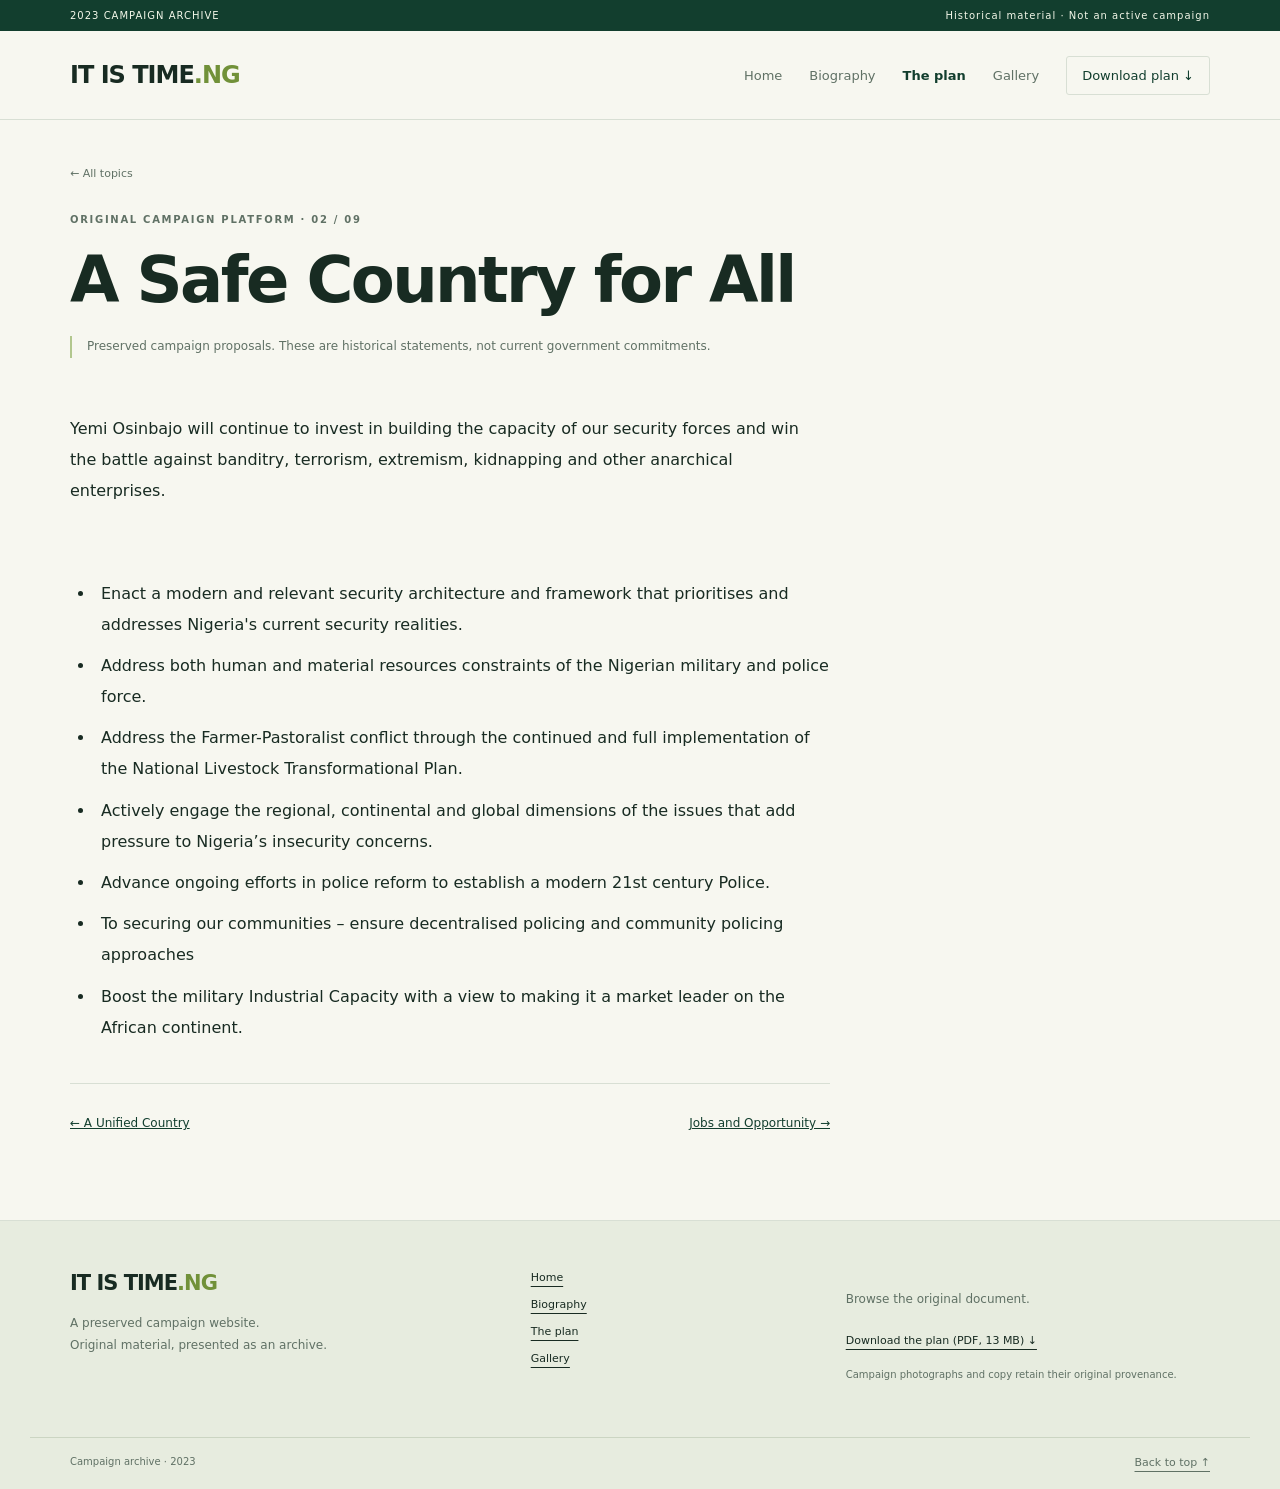
<file: itistime/safecountry.html>
<!doctype html>
<html lang="en"><head><meta charset="utf-8"><meta name="viewport" content="width=device-width,initial-scale=1"><meta name="description" content="The campaign’s proposals on security institutions and public safety."><meta name="theme-color" content="#123e2e"><title>A Safe Country for All · It Is Time Archive</title><link rel="icon" href="../itistime/Images/logo6.png"><link rel="stylesheet" href="../assets/site.css"><script src="../assets/site.js" defer></script></head>
<body><a class="skip" href="#main">Skip to content</a><div class="archive-banner"><div class="wrap"><span>2023 CAMPAIGN ARCHIVE</span><span>Historical material · Not an active campaign</span></div></div>
<header class="site-header"><div class="wrap header-row"><a class="wordmark" href="../index.html" aria-label="It Is Time archive home">IT IS TIME<span>.NG</span></a><button class="menu-toggle" type="button" aria-expanded="false" aria-controls="main-nav">Menu <span aria-hidden="true">☰</span></button><nav id="main-nav" aria-label="Main navigation"><a href="../index.html">Home</a><a href="../itistime/biography.html">Biography</a><a href="../plan.html" aria-current="page">The plan</a><a href="../gallery.html">Gallery</a><a class="nav-download" href="../itistime/plan.pdf" download>Download plan <span aria-hidden="true">↓</span></a></nav></div></header>
<main id="main" tabindex="-1"><section class="wrap article-heading"><a class="back-link" href="../plan.html">← All topics</a><p class="eyebrow">ORIGINAL CAMPAIGN PLATFORM · 02 / 09</p><h1>A Safe Country for All</h1><p class="archive-note">Preserved campaign proposals. These are historical statements, not current government commitments.</p></section><div class="wrap article-layout"><article class="prose"><p>
                Yemi Osinbajo will continue to invest in building the capacity of our security forces and win the battle against banditry, terrorism, extremism, kidnapping and other anarchical enterprises.              </p>
<br/>
<ul>
<li>
                        Enact a modern and relevant security architecture and framework that prioritises and addresses Nigeria's current security realities.                    </li>
<li>
                        Address both human and material resources constraints of the Nigerian military and police force.                    </li>
<li>
                        Address the Farmer-Pastoralist conflict through the continued and full implementation of the National Livestock Transformational Plan.
                    </li>
<li>
                        Actively engage the regional, continental and global dimensions of the issues that add pressure to Nigeria’s insecurity concerns.                    </li>
<li>
                        Advance ongoing efforts in police reform to establish a modern 21st century Police.                    </li>
<li>
                        To securing our communities – ensure decentralised policing and community policing approaches                    </li>
<li>
                        Boost the military Industrial Capacity with a view to making it a market leader on the African continent.                     </li>
</ul><div class="article-next"><a href="unified.html">← A Unified Country</a><a href="jobs.html">Jobs and Opportunity →</a></div></article></div></main><footer class="site-footer"><div class="wrap footer-grid"><div><a class="wordmark" href="../index.html">IT IS TIME<span>.NG</span></a><p>A preserved campaign website.<br>Original material, presented as an archive.</p></div><nav aria-label="Footer navigation"><a href="../index.html">Home</a><a href="../itistime/biography.html">Biography</a><a href="../plan.html" aria-current="page">The plan</a><a href="../gallery.html">Gallery</a></nav><div><p>Browse the original document.</p><a href="../itistime/plan.pdf" download>Download the plan (PDF, 13 MB) ↓</a><p class="small">Campaign photographs and copy retain their original provenance.</p></div></div><div class="wrap footer-bottom"><span>Campaign archive · 2023</span><a href="#main">Back to top ↑</a></div></footer></body></html>
</file>
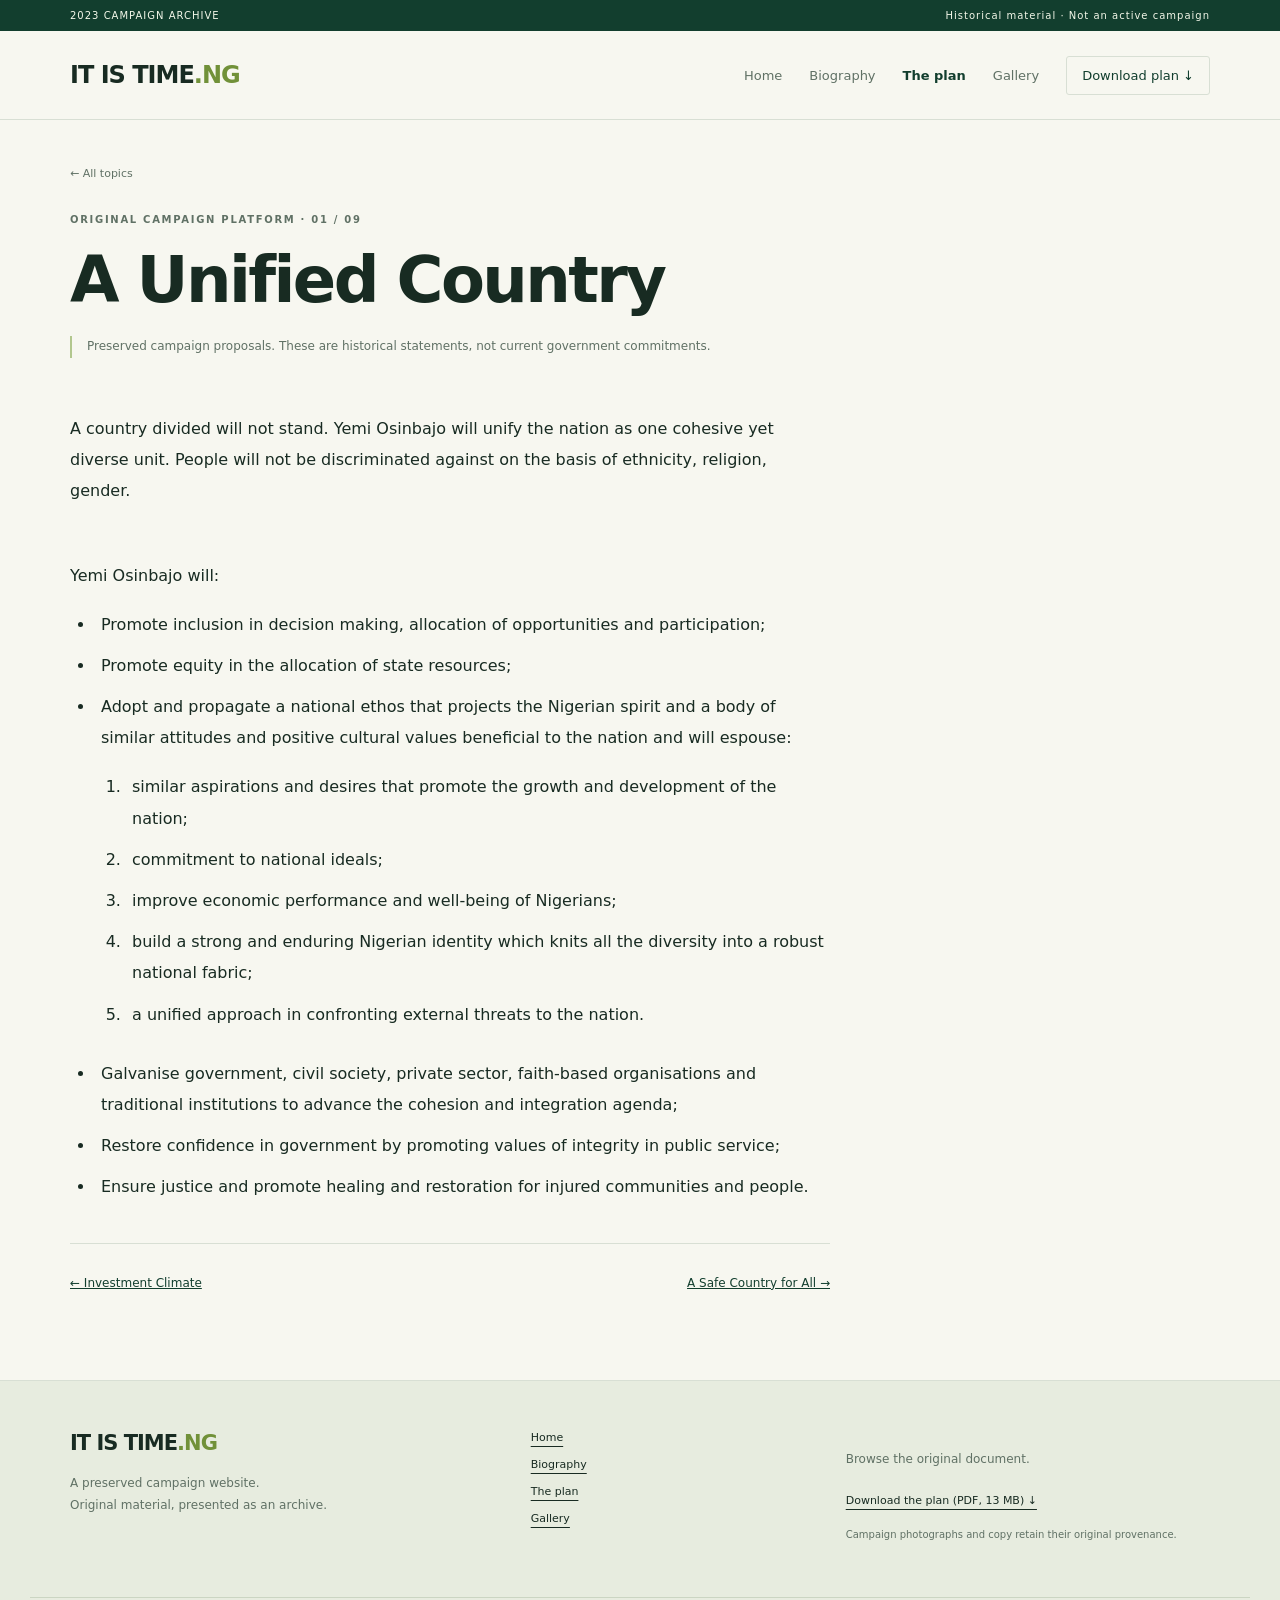
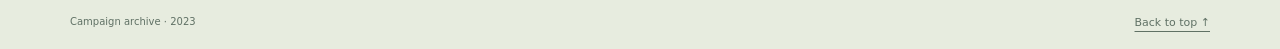
<file: itistime/unified.html>
<!doctype html>
<html lang="en"><head><meta charset="utf-8"><meta name="viewport" content="width=device-width,initial-scale=1"><meta name="description" content="The original proposals on national unity, representation and social cohesion."><meta name="theme-color" content="#123e2e"><title>A Unified Country · It Is Time Archive</title><link rel="icon" href="../itistime/Images/logo6.png"><link rel="stylesheet" href="../assets/site.css"><script src="../assets/site.js" defer></script></head>
<body><a class="skip" href="#main">Skip to content</a><div class="archive-banner"><div class="wrap"><span>2023 CAMPAIGN ARCHIVE</span><span>Historical material · Not an active campaign</span></div></div>
<header class="site-header"><div class="wrap header-row"><a class="wordmark" href="../index.html" aria-label="It Is Time archive home">IT IS TIME<span>.NG</span></a><button class="menu-toggle" type="button" aria-expanded="false" aria-controls="main-nav">Menu <span aria-hidden="true">☰</span></button><nav id="main-nav" aria-label="Main navigation"><a href="../index.html">Home</a><a href="../itistime/biography.html">Biography</a><a href="../plan.html" aria-current="page">The plan</a><a href="../gallery.html">Gallery</a><a class="nav-download" href="../itistime/plan.pdf" download>Download plan <span aria-hidden="true">↓</span></a></nav></div></header>
<main id="main" tabindex="-1"><section class="wrap article-heading"><a class="back-link" href="../plan.html">← All topics</a><p class="eyebrow">ORIGINAL CAMPAIGN PLATFORM · 01 / 09</p><h1>A Unified Country</h1><p class="archive-note">Preserved campaign proposals. These are historical statements, not current government commitments.</p></section><div class="wrap article-layout"><article class="prose"><p>
                A country divided will not stand. Yemi Osinbajo will unify the nation as one cohesive yet diverse unit. People will not be discriminated against on the basis of ethnicity, religion, gender.
             </p>
<br/>
                Yemi Osinbajo will: <br/>
<ul>
<li>
                        Promote inclusion in decision making, allocation of opportunities and participation;
                    </li>
<li>
                        Promote equity in the allocation of state resources;
                    </li>
<li>
                        Adopt and propagate a national ethos that projects the Nigerian spirit and a body of similar attitudes and positive cultural values beneficial to the nation and will espouse:
                        <ol>
<li>
                                similar aspirations and desires that promote the growth and development of the nation;
                            </li>
<li>
                                commitment to national ideals;
                                                 </li>
<li>
                                improve economic performance and well-being of Nigerians;                             </li>
<li>
                                build a strong and enduring Nigerian identity which knits all the diversity into a robust national fabric;                            </li>
<li>
                                a unified approach in confronting external threats to the nation.                            </li>
</ol>
</li>
<li>
                        Galvanise government, civil society, private sector, faith-based organisations and traditional institutions to advance the cohesion and integration agenda;
                    </li>
<li>
                        Restore confidence in government by promoting values of integrity in public service;
                    </li>
<li>
                        Ensure justice and promote healing and restoration for injured communities and people.
                    </li>
</ul><div class="article-next"><a href="investmentclimate.html">← Investment Climate</a><a href="safecountry.html">A Safe Country for All →</a></div></article></div></main><footer class="site-footer"><div class="wrap footer-grid"><div><a class="wordmark" href="../index.html">IT IS TIME<span>.NG</span></a><p>A preserved campaign website.<br>Original material, presented as an archive.</p></div><nav aria-label="Footer navigation"><a href="../index.html">Home</a><a href="../itistime/biography.html">Biography</a><a href="../plan.html" aria-current="page">The plan</a><a href="../gallery.html">Gallery</a></nav><div><p>Browse the original document.</p><a href="../itistime/plan.pdf" download>Download the plan (PDF, 13 MB) ↓</a><p class="small">Campaign photographs and copy retain their original provenance.</p></div></div><div class="wrap footer-bottom"><span>Campaign archive · 2023</span><a href="#main">Back to top ↑</a></div></footer></body></html>
</file>
<file: assets/site.css>
:root{--ink:#182b22;--green:#123e2e;--muted:#607165;--paper:#f7f7f0;--line:#d8dfd4;--accent:#ddeb9a}*{box-sizing:border-box}html{scroll-behavior:smooth;scroll-padding-top:105px}body{margin:0;color:var(--ink);background:var(--paper);font-family:system-ui,-apple-system,BlinkMacSystemFont,'Segoe UI',sans-serif}a{color:inherit}button,input{font:inherit}button{cursor:pointer}button:disabled{cursor:default}img{display:block;max-width:100%;height:auto}.wrap{max-width:1220px;margin:auto;padding:0 40px}.skip{position:fixed;left:12px;top:-100px;z-index:30;padding:14px;background:white;color:var(--green)}.skip:focus{top:12px}a:focus-visible,button:focus-visible,input:focus-visible{outline:3px solid #719139;outline-offset:5px}.archive-banner{background:var(--green);color:#f3f7e9;font-size:10px;letter-spacing:1px}.archive-banner .wrap{display:flex;justify-content:space-between;padding-top:10px;padding-bottom:10px}.site-header{position:sticky;top:0;z-index:10;background:var(--paper);border-bottom:1px solid var(--line)}.header-row{min-height:88px;display:flex;align-items:center;justify-content:space-between;gap:30px}.wordmark{font-weight:900;font-size:24px;text-decoration:none;letter-spacing:-1px;white-space:nowrap}.wordmark span{color:#719139}.site-header nav{display:flex;gap:27px;align-items:center}.site-header nav a{text-decoration:none;font-size:13px;color:var(--muted);padding:10px 0}.site-header nav a[aria-current=page]{color:var(--green);font-weight:750}.site-header nav a:hover{text-decoration:underline;text-underline-offset:6px}.site-header nav a.nav-download{border:1px solid var(--line);padding:11px 15px;border-radius:3px;color:var(--green)}.menu-toggle{display:none;border:1px solid var(--line);background:transparent;padding:10px 12px;border-radius:3px;color:var(--green);font-size:12px}.hero{display:grid;grid-template-columns:1fr 1.06fr;gap:50px;padding-top:52px;padding-bottom:60px;align-items:center}.eyebrow{font-size:10px;line-height:1.5;font-weight:750;letter-spacing:1.7px;color:var(--muted);margin:0 0 20px}.hero h1{font-size:clamp(74px,9vw,124px);font-weight:850;line-height:.89;letter-spacing:-6px;margin:0 0 26px}.hero h1 span{color:var(--green)}.hero-intro{font-size:16px;line-height:1.7;max-width:405px;color:var(--muted)}.actions{display:flex;gap:12px;flex-wrap:wrap;margin-top:28px}.button{display:inline-flex;justify-content:center;align-items:center;gap:18px;text-decoration:none;font-size:12px;font-weight:700;padding:14px 19px;border:1px solid var(--green);border-radius:3px;color:white;background:var(--green);min-height:44px}.button:hover{background:#23553d}.button-light{color:var(--green);background:transparent;border-color:var(--line)}.button-light:hover{background:#edf1df}.hero-note{font-size:10px;line-height:1.6;color:var(--muted);margin-top:24px}.hero-media{margin:0;background:var(--green);border-radius:4px;overflow:hidden}.hero-media>img{width:100%;height:480px;object-fit:cover;object-position:center}.hero-media figcaption{display:flex;justify-content:space-between;gap:12px;color:#f1f3e3;padding:18px;font-size:10px;letter-spacing:.5px}.hero-media figcaption span:first-child{color:var(--accent);font-size:9px;letter-spacing:1.5px}.topic-band{padding:65px 0 72px;background:#edf1e6;border-block:1px solid var(--line)}.section-heading{display:flex;justify-content:space-between;align-items:end;gap:45px;margin-bottom:35px}h2{font-size:38px;line-height:1.15;letter-spacing:-1.4px;margin:0}.section-heading>p{max-width:335px;color:var(--muted);font-size:14px;line-height:1.7;margin:0}.topic-grid{display:grid;grid-template-columns:repeat(3,minmax(0,1fr));gap:16px}.topic-card{display:flex;flex-direction:column;border:1px solid var(--line);padding:27px 24px;text-decoration:none;background:var(--paper);border-radius:3px;transition:border-color .15s,transform .15s;min-height:260px}.topic-card:hover{border-color:#799054;transform:translateY(-3px)}.topic-number{font-size:11px;color:#83946b}.topic-card h3{font-size:20px;line-height:1.25;letter-spacing:-.6px;margin:18px 0 12px}.topic-card p{font-size:12px;line-height:1.7;color:var(--muted);margin:0 0 20px}.card-link{margin-top:auto;display:flex;justify-content:space-between;gap:12px;font-size:10px;font-weight:650;color:var(--green)}.about-strip{display:grid;grid-template-columns:250px 1fr;align-items:center;gap:75px;padding-top:85px;padding-bottom:85px}.about-strip>img{width:250px;height:310px;object-fit:cover;object-position:50% 24%;border-radius:4px}.about-strip p:not(.eyebrow){font-size:14px;line-height:1.8;color:var(--muted);max-width:510px}.text-link{font-size:12px;font-weight:750;color:var(--green);text-underline-offset:5px;line-height:1.6}.gallery-preview{padding-bottom:80px}.preview-grid{display:grid;grid-template-columns:repeat(3,1fr);gap:18px}.preview-grid img{width:100%;height:245px;object-fit:cover;border-radius:3px}.page-intro{padding-top:60px;padding-bottom:40px}.page-intro h1,.article-heading h1{font-size:clamp(38px,5vw,68px);line-height:1.05;letter-spacing:-2.6px;margin:0 0 22px;max-width:870px}.page-intro>p:not(.eyebrow){color:var(--muted);font-size:15px;line-height:1.7}.search-row{display:flex;align-items:end;gap:20px;margin-top:35px}.search-row label{font-size:11px;font-weight:650;flex:1;max-width:580px}.search-row input{display:block;width:100%;margin-top:9px;padding:15px;border:1px solid #b5c2ac;border-radius:3px;background:white;color:var(--ink);font-size:14px;min-height:48px}.search-row .button{min-height:49px}#search-status{font-size:11px;margin:15px 0 0}.plan-grid{padding-bottom:75px}.empty-state{padding-bottom:90px}.empty-state h2{font-size:25px}.empty-state p{color:var(--muted)}.article-heading{padding-top:42px;padding-bottom:30px}.back-link{display:inline-block;font-size:11px;color:var(--muted);text-decoration:none;margin-bottom:32px}.archive-note{font-size:12px;line-height:1.8;color:var(--muted);max-width:750px;border-left:2px solid #b2c78e;padding-left:15px;margin:0}.article-layout{display:flex;gap:60px;align-items:flex-start;padding-top:25px;padding-bottom:85px}.article-nav{flex:0 0 235px;position:sticky;top:115px;max-height:calc(100vh - 130px);overflow:auto;padding:0 12px 15px 0}.article-nav .eyebrow{margin-bottom:14px}.article-nav ol{padding-left:18px;margin:0 0 24px}.article-nav li{font-size:11px;line-height:1.6;color:var(--muted);margin:0 0 10px}.article-nav a{text-decoration:none}.article-nav a:hover{text-decoration:underline}.article-nav .button{font-size:10px;padding:11px;gap:8px}.prose{font-size:16px;line-height:1.95;max-width:760px;flex:1;min-width:0}.prose p{margin:0 0 22px}.prose h2{font-size:27px;line-height:1.3;margin:40px 0 20px;letter-spacing:-.7px}.prose h3{font-size:19px;line-height:1.5;letter-spacing:-.3px;margin:35px 0 15px}.prose ul,.prose ol{padding-left:25px;margin:18px 0 28px}.prose li{padding-left:6px;margin:10px 0}.prose>h2:first-child,.prose>h3:first-child{margin-top:0}.article-next{display:flex;justify-content:space-between;gap:30px;border-top:1px solid var(--line);padding-top:28px;margin-top:40px;font-size:12px;color:var(--green)}.gallery-grid{display:grid;grid-template-columns:repeat(3,minmax(0,1fr));gap:22px;padding-bottom:80px}.gallery-item{padding:0;background:white;border:1px solid var(--line);border-radius:3px;overflow:hidden;color:var(--green);text-align:left}.gallery-item img{width:100%;height:275px;object-fit:cover}.gallery-item>span{display:flex;justify-content:space-between;gap:12px;padding:16px;font-size:10px;letter-spacing:1px}.gallery-item:hover{border-color:#789253}.media-dialog{padding:20px;border:1px solid var(--line);border-radius:6px;max-width:1000px;width:calc(100% - 40px);max-height:calc(100% - 40px);color:var(--ink);background:var(--paper)}.media-dialog::backdrop{background:#071d15dd}.dialog-heading{display:flex;justify-content:space-between;align-items:center;gap:20px;margin-bottom:18px}.dialog-heading h2{font-size:20px;letter-spacing:-.4px;line-height:1.4}.dialog-heading button{border:1px solid var(--line);background:white;border-radius:3px;padding:10px 12px;color:var(--ink);font-size:12px;min-height:44px;white-space:nowrap}.media-dialog video{width:100%;max-height:65vh;background:#091a10}.media-dialog>p{font-size:12px;line-height:1.6;color:var(--muted);margin:12px 0 0}.photo-dialog{width:fit-content;max-width:calc(100vw - 40px)}.photo-dialog>img{max-height:65vh;max-width:100%;width:auto;margin:auto;object-fit:contain;background:#edf1e6}.photo-controls{display:flex;justify-content:space-between;align-items:center;gap:15px;margin-top:18px}.photo-controls p{font-size:11px;color:var(--muted);white-space:nowrap}.photo-controls .button{padding:11px 13px;font-size:11px}.site-footer{padding:50px 0 20px;background:#e7ecdf;border-top:1px solid var(--line)}.footer-grid{display:grid;grid-template-columns:1.1fr .7fr 1fr;gap:60px}.site-footer .wordmark{font-size:21px}.site-footer p{font-size:12px;color:var(--muted);line-height:1.8;margin:18px 0}.site-footer p.small{font-size:10px}.site-footer nav{display:flex;flex-direction:column;gap:14px}.site-footer nav a,.site-footer a:not(.wordmark){font-size:11px;text-underline-offset:5px}.footer-bottom{display:flex;justify-content:space-between;border-top:1px solid #cbd5c2;padding-top:18px;margin-top:35px;font-size:10px;color:var(--muted)}[hidden]{display:none!important}body:has(dialog[open]){overflow:hidden}
@media(max-width:900px){.wrap{padding-left:26px;padding-right:26px}.header-row{gap:20px}.site-header nav{gap:18px}.hero{gap:30px}.hero h1{font-size:85px}.hero-media>img{height:440px}.hero-media figcaption{flex-direction:column;gap:5px}.hero-intro{font-size:14px}.topic-grid{grid-template-columns:repeat(2,minmax(0,1fr))}.gallery-grid{grid-template-columns:repeat(2,minmax(0,1fr))}.about-strip{gap:40px}.article-layout{gap:35px}.article-nav{flex-basis:190px}}
@media(max-width:700px){html{scroll-padding-top:82px}.wrap{padding-left:20px;padding-right:20px}.archive-banner{font-size:8px;letter-spacing:.6px}.archive-banner .wrap{gap:10px}.archive-banner .wrap span:last-child{text-align:right;max-width:190px}.header-row{min-height:72px;flex-wrap:wrap;gap:0;align-content:center}.wordmark{font-size:23px}.menu-toggle{display:flex;gap:14px;align-items:center}.site-header nav{display:none;flex-basis:100%;padding-top:18px;padding-bottom:22px;flex-direction:column;gap:4px;align-items:stretch}.site-header nav.open{display:flex}.site-header nav a{padding:12px 8px;font-size:14px}.site-header nav a.nav-download{margin-top:8px;text-align:center}.hero{grid-template-columns:1fr;padding-top:35px;padding-bottom:40px;gap:30px}.hero h1{font-size:90px;letter-spacing:-4px;line-height:.92}.hero .eyebrow{font-size:9px}.hero-intro{font-size:14px;max-width:420px}.hero-media>img{height:330px}.hero-media figcaption{flex-direction:row;font-size:9px}.hero-note{margin-bottom:0}.topic-band{padding:40px 0 45px}.section-heading{display:block;margin-bottom:25px}.section-heading>p{margin-top:20px}.section-heading .text-link{display:inline-block;margin-top:22px}h2{font-size:31px;letter-spacing:-1px}.topic-grid{grid-template-columns:1fr;gap:13px}.topic-card{min-height:225px;padding:24px}.about-strip{grid-template-columns:110px 1fr;gap:22px;padding-top:45px;padding-bottom:45px}.about-strip>img{width:110px;height:185px}.about-strip h2{font-size:23px;letter-spacing:-.5px}.about-strip p:not(.eyebrow){font-size:12px}.about-strip .eyebrow{font-size:8px;margin-bottom:12px}.preview-grid{grid-template-columns:1fr;gap:14px}.preview-grid img{height:235px}.gallery-preview{padding-bottom:45px}.page-intro{padding-top:40px;padding-bottom:30px}.page-intro h1,.article-heading h1{font-size:42px;letter-spacing:-1.8px}.page-intro>p:not(.eyebrow){font-size:13px}.search-row{display:block}.search-row .button{margin-top:16px}.plan-grid{padding-bottom:45px}.article-heading{padding-top:30px}.article-layout{display:block;padding-top:5px;padding-bottom:45px}.article-nav{position:static;max-height:none;overflow:visible;margin-bottom:32px;background:#edf1e6;border:1px solid var(--line);padding:20px}.article-nav ol{margin-bottom:0}.article-nav .button{margin-top:20px}.prose{font-size:15px;line-height:1.9}.prose h2{font-size:24px}.prose h3{font-size:18px}.article-next{gap:20px;font-size:11px}.gallery-grid{grid-template-columns:1fr;gap:16px;padding-bottom:45px}.gallery-item img{height:285px}.media-dialog{width:calc(100% - 24px);max-width:calc(100vw - 24px);padding:13px;max-height:calc(100% - 24px)}.dialog-heading h2{font-size:16px}.photo-controls{gap:10px}.photo-controls .button{padding:10px;font-size:10px}.photo-controls p{font-size:10px}.footer-grid{grid-template-columns:1fr;gap:30px}.site-footer{padding-top:35px}.site-footer nav{flex-direction:row;flex-wrap:wrap;gap:20px}.footer-bottom{gap:20px}}
@media(prefers-reduced-motion:reduce){html{scroll-behavior:auto}.topic-card{transition:none}.topic-card:hover{transform:none}}
@media print{.archive-banner,.site-header,.site-footer,.article-nav,.article-next,.actions,.media-dialog,.skip{display:none}.wrap{padding:0;max-width:none}.article-layout{display:block;padding:0}.article-heading{padding:0 0 20px}.prose{max-width:none;font-size:11pt;color:black}.archive-note{font-size:9pt}body{background:white}a{text-decoration:none}}
</file>
